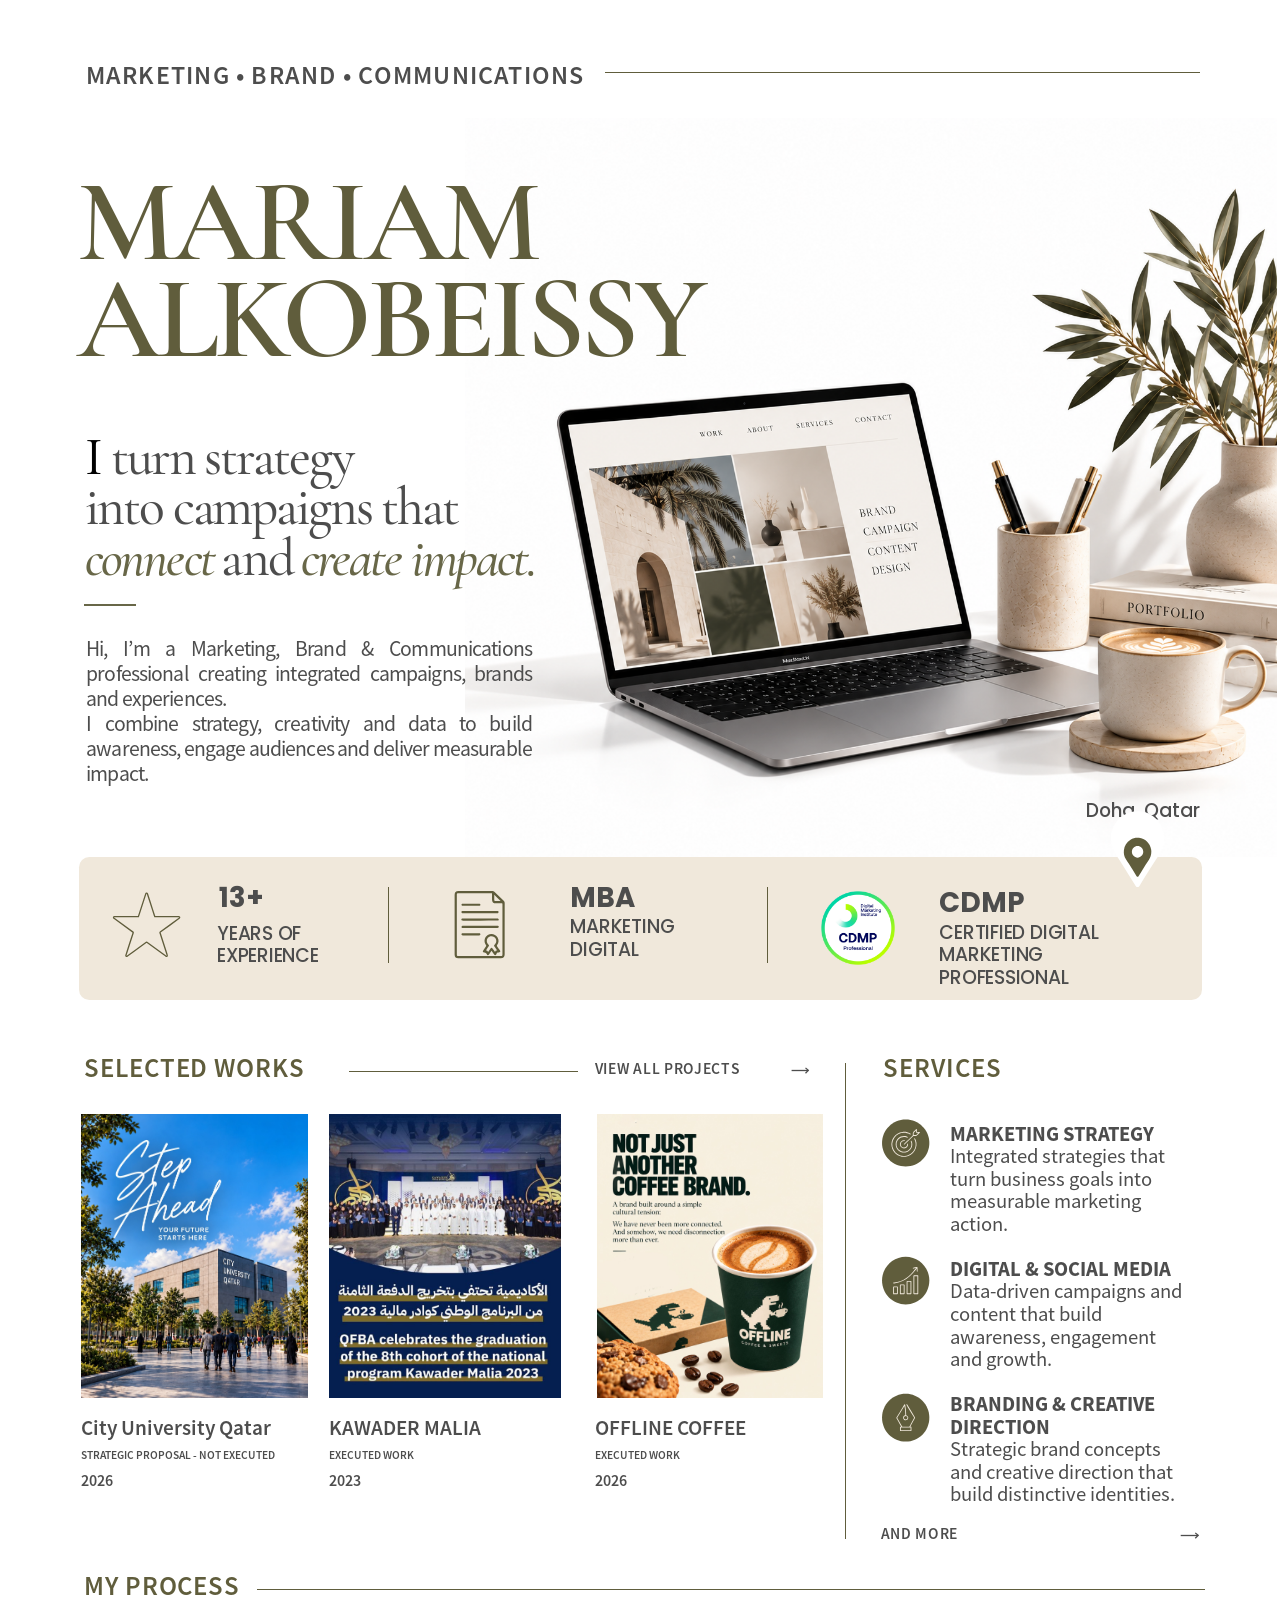
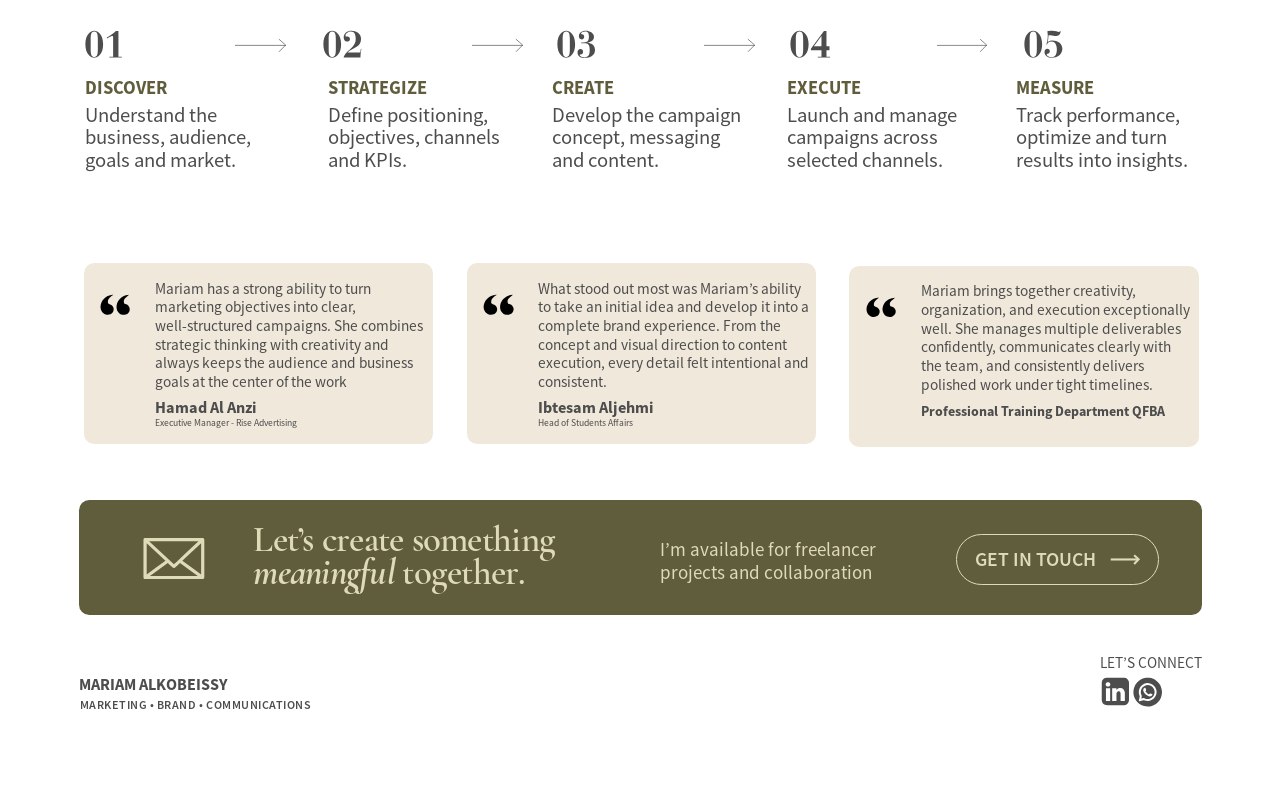
<file: index.html>
<!DOCTYPE html>
<html lang="en">
<head>
  <meta charset="utf-8">
  <meta name="viewport" content="width=device-width, initial-scale=1">
  <meta name="color-scheme" content="light dark">
  <meta name="supported-color-schemes" content="light dark">
  <meta name="theme-color" content="#ffffff">
  <meta name="darkreader-lock">
  <title>Mariam Alkobeissy | Marketing, Brand &amp; Communications</title>
  <meta name="description" content="I turn strategy into campaigns that connect and create impact. Marketing, Brand &amp; Communications professional based in Doha, Qatar.">
  <link rel="stylesheet" href="css/styles.css">
</head>
<body>
  <main class="page">

    <!-- ===================== HERO ===================== -->
    <section class="hero" aria-label="Introduction">
      <p class="txt hero__eyebrow">MARKETING • BRAND • COMMUNICATIONS</p>
      <span class="rule hero__eyebrow-line" aria-hidden="true"></span>

      <figure class="abs hero__image">
        <img src="assets/img/hero-workspace.png" alt="Laptop on a desk displaying the portfolio website, next to a vase and a cup of coffee">
      </figure>

      <h1 class="txt hero__name"><span class="l1">MARIAM</span><br><span class="l2">ALKOBEISSY</span></h1>

      <h2 class="txt hero__headline"><span class="hero__i">I</span> turn strategy<br>into campaigns that<br><em>connect</em><span class="gap"> <span class="w-and">and</span> </span><em class="w-create">create impact.</em></h2>
      <span class="abs hero__headline-rule" aria-hidden="true"></span>

      <div class="txt hero__intro">
        <p><span class="j">Hi, I’m a Marketing, Brand &amp; Communications</span><span class="j">professional creating integrated campaigns, brands</span><span>and experiences.</span></p>
        <p><span class="j">I combine strategy, creativity and data to build</span><span class="j">awareness, engage audiences and deliver measurable</span><span>impact.</span></p>
      </div>

      <p class="txt hero__location">Doha, Qatar</p>
      <img class="icon hero__pin" src="assets/icons/location-pin.svg" alt="" aria-hidden="true">
    </section>

    <!-- ===================== STATS ===================== -->
    <section class="stats" aria-label="Highlights">
      <div class="abs stats__band"></div>
      <span class="abs stats__divider stats__divider--1" aria-hidden="true"></span>
      <span class="abs stats__divider stats__divider--2" aria-hidden="true"></span>

      <ul>
        <li class="stat stat--experience">
          <img class="icon stat__icon" src="assets/icons/stat-experience.svg" alt="" aria-hidden="true">
          <p class="txt stat__value">13+</p>
          <p class="txt stat__label">YEARS OF<br>EXPERIENCE</p>
        </li>
        <li class="stat stat--mba">
          <img class="icon stat__icon" src="assets/icons/stat-mba.svg" alt="" aria-hidden="true">
          <p class="txt stat__value">MBA</p>
          <p class="txt stat__label">MARKETING<br>DIGITAL</p>
        </li>
        <li class="stat stat--cdmp">
          <img class="icon stat__badge" src="assets/img/cdmp-badge.png" alt="CDMP badge">
          <p class="txt stat__value">CDMP</p>
          <p class="txt stat__label">CERTIFIED DIGITAL<br>MARKETING<br>PROFESSIONAL</p>
        </li>
      </ul>
    </section>

    <!-- ===================== SELECTED WORKS ===================== -->
    <section class="work" id="work" aria-labelledby="work-title">
      <h2 class="txt section-title work__title" id="work-title">SELECTED WORKS</h2>
      <span class="rule work__rule" aria-hidden="true"></span>
      <a class="txt link-label work__all" href="projects.html">VIEW ALL PROJECTS<img class="icon" src="assets/icons/arrow-link.svg" alt="" aria-hidden="true"></a>

      <ul>
        <li class="project project--city">
          <!-- TODO: link to the project details page when it exists -->
          <a href="project-city-university-qatar.html" aria-label="City University Qatar - Strategic proposal, not executed, 2026">
            <span class="abs project__media"><img src="assets/img/project-city-university.jpg" alt="City University Qatar campus building"></span>
            <h3 class="txt project__title">City University Qatar</h3>
            <p class="txt project__tag">STRATEGIC PROPOSAL - NOT EXECUTED</p>
            <p class="txt project__year">2026</p>
          </a>
        </li>
        <li class="project project--kawader">
          <a href="project-kawader-malia.html" aria-label="Kawader Malia - Executed work, 2023">
            <span class="abs project__media"><img src="assets/img/project-kawader-malia.jpg" alt="QFBA graduation ceremony of the Kawader Malia program"></span>
            <h3 class="txt project__title">KAWADER MALIA</h3>
            <p class="txt project__tag">EXECUTED WORK</p>
            <p class="txt project__year">2023</p>
          </a>
        </li>
        <li class="project project--offline">
          <a href="project-offline-coffee-sweets.html" aria-label="Offline Coffee - Executed work, 2026">
            <span class="abs project__media"><img src="assets/img/project-offline-coffee.jpg" alt="Offline Coffee brand packaging and cup"></span>
            <h3 class="txt project__title">OFFLINE COFFEE</h3>
            <p class="txt project__tag">EXECUTED WORK</p>
            <p class="txt project__year">2026</p>
          </a>
        </li>
      </ul>
    </section>

    <!-- ===================== SERVICES ===================== -->
    <section class="services" id="services" aria-labelledby="services-title">
      <span class="rule services__rule" aria-hidden="true"></span>
      <h2 class="txt section-title services__title" id="services-title">SERVICES</h2>

      <ul>
        <li class="service service--strategy">
          <img class="icon" src="assets/icons/service-strategy.svg" alt="" aria-hidden="true">
          <div class="txt service__body">
            <h3>MARKETING STRATEGY</h3>
            <p>Integrated strategies that<br>turn business goals into<br>measurable marketing<br>action.</p>
          </div>
        </li>
        <li class="service service--digital">
          <img class="icon" src="assets/icons/service-digital.svg" alt="" aria-hidden="true">
          <div class="txt service__body">
            <h3>DIGITAL &amp; SOCIAL MEDIA</h3>
            <p>Data-driven campaigns and<br>content that build<br>awareness, engagement<br>and growth.</p>
          </div>
        </li>
        <li class="service service--branding">
          <img class="icon" src="assets/icons/service-branding.svg" alt="" aria-hidden="true">
          <div class="txt service__body">
            <h3>BRANDING &amp; CREATIVE<br>DIRECTION</h3>
            <p>Strategic brand concepts<br>and creative direction that<br>build distinctive identities.</p>
          </div>
        </li>
      </ul>

      <a class="txt link-label services__more" href="services.html">AND MORE<img class="icon" src="assets/icons/arrow-link.svg" alt="" aria-hidden="true"></a>
    </section>

    <!-- ===================== PROCESS ===================== -->
    <section class="process" id="process" aria-labelledby="process-title">
      <h2 class="txt section-title process__title" id="process-title">MY PROCESS</h2>
      <span class="rule process__rule" aria-hidden="true"></span>

      <ol>
        <li class="step step--1">
          <img class="icon step__no" src="assets/icons/step-01.svg" alt="01">
          <h3 class="txt step__title">DISCOVER</h3>
          <p class="txt step__text">Understand the<br>business, audience,<br>goals and market.</p>
        </li>
        <li class="step step--2">
          <img class="icon step__no" src="assets/icons/step-02.svg" alt="02">
          <h3 class="txt step__title">STRATEGIZE</h3>
          <p class="txt step__text">Define positioning,<br>objectives, channels<br>and KPIs.</p>
        </li>
        <li class="step step--3">
          <img class="icon step__no" src="assets/icons/step-03.svg" alt="03">
          <h3 class="txt step__title">CREATE</h3>
          <p class="txt step__text">Develop the campaign<br>concept, messaging<br>and content.</p>
        </li>
        <li class="step step--4">
          <img class="icon step__no" src="assets/icons/step-04.svg" alt="04">
          <h3 class="txt step__title">EXECUTE</h3>
          <p class="txt step__text">Launch and manage<br>campaigns across<br>selected channels.</p>
        </li>
        <li class="step step--5">
          <img class="icon step__no" src="assets/icons/step-05.svg" alt="05">
          <h3 class="txt step__title">MEASURE</h3>
          <p class="txt step__text">Track performance,<br>optimize and turn<br>results into insights.</p>
        </li>
      </ol>

      <img class="icon step__arrow step__arrow--1" src="assets/icons/arrow-process.svg" alt="" aria-hidden="true">
      <img class="icon step__arrow step__arrow--2" src="assets/icons/arrow-process.svg" alt="" aria-hidden="true">
      <img class="icon step__arrow step__arrow--3" src="assets/icons/arrow-process.svg" alt="" aria-hidden="true">
      <img class="icon step__arrow step__arrow--4" src="assets/icons/arrow-process.svg" alt="" aria-hidden="true">
    </section>

    <!-- ===================== TESTIMONIALS ===================== -->
    <section class="testimonials" aria-label="Testimonials">
      <ul>
        <li class="testimonial testimonial--1">
          <div class="abs testimonial__card"></div>
          <img class="icon testimonial__quote-mark" src="assets/icons/quote.svg" alt="" aria-hidden="true">
          <blockquote class="txt testimonial__text">Mariam has a strong ability to turn<br>marketing objectives into clear,<br>well-structured campaigns. She combines<br>strategic thinking with creativity and<br>always keeps the audience and business<br>goals at the center of the work</blockquote>
          <p class="txt testimonial__name">Hamad Al Anzi</p>
          <p class="txt testimonial__role">Executive Manager - Rise Advertising</p>
        </li>
        <li class="testimonial testimonial--2">
          <div class="abs testimonial__card"></div>
          <img class="icon testimonial__quote-mark" src="assets/icons/quote.svg" alt="" aria-hidden="true">
          <blockquote class="txt testimonial__text">What stood out most was Mariam’s ability<br>to take an initial idea and develop it into a<br>complete brand experience. From the<br>concept and visual direction to content<br>execution, every detail felt intentional and<br>consistent.</blockquote>
          <p class="txt testimonial__name">Ibtesam Aljehmi</p>
          <p class="txt testimonial__role">Head of Students Affairs</p>
        </li>
        <li class="testimonial testimonial--3">
          <div class="abs testimonial__card"></div>
          <img class="icon testimonial__quote-mark" src="assets/icons/quote.svg" alt="" aria-hidden="true">
          <blockquote class="txt testimonial__text">Mariam brings together creativity,<br>organization, and execution exceptionally<br>well. She manages multiple deliverables<br>confidently, communicates clearly with<br>the team, and consistently delivers<br>polished work under tight timelines.</blockquote>
          <p class="txt testimonial__name testimonial__name--long">Professional Training Department QFBA</p>
        </li>
      </ul>
    </section>

    <!-- ===================== CALL TO ACTION ===================== -->
    <section class="cta" id="contact" aria-label="Contact">
      <div class="abs cta__band"></div>
      <img class="icon cta__envelope" src="assets/icons/envelope.svg" alt="" aria-hidden="true">
      <h2 class="txt cta__title">Let’s create something<br><em>meaningful</em><span class="gap"> </span>together.</h2>
      <p class="txt cta__text">I’m available for freelancer<br>projects and collaboration</p>
      <a class="abs cta__button" href="https://wa.me/97433789691" target="_blank" rel="noopener">
        <span class="txt cta__button-label">GET IN TOUCH</span>
        <img class="icon cta__button-arrow" src="assets/icons/arrow-cta.svg" alt="" aria-hidden="true">
      </a>
    </section>

    <!-- ===================== FOOTER ===================== -->
    <footer class="footer">
      <p class="txt footer__connect">LET’S CONNECT</p>
      <a class="abs footer__social footer__social--linkedin" href="https://www.linkedin.com/in/mariam-alkobeissy-1594118a/" target="_blank" rel="noopener" aria-label="LinkedIn"><img src="assets/icons/social-linkedin.svg" alt=""></a>
      <a class="abs footer__social footer__social--whatsapp" href="https://wa.me/97433789691" target="_blank" rel="noopener" aria-label="WhatsApp"><img src="assets/icons/social-whatsapp.svg" alt=""></a>
      <p class="txt footer__name">MARIAM ALKOBEISSY</p>
      <p class="txt footer__tagline">MARKETING • BRAND • COMMUNICATIONS</p>
    </footer>

  </main>
</body>
</html>
</file>
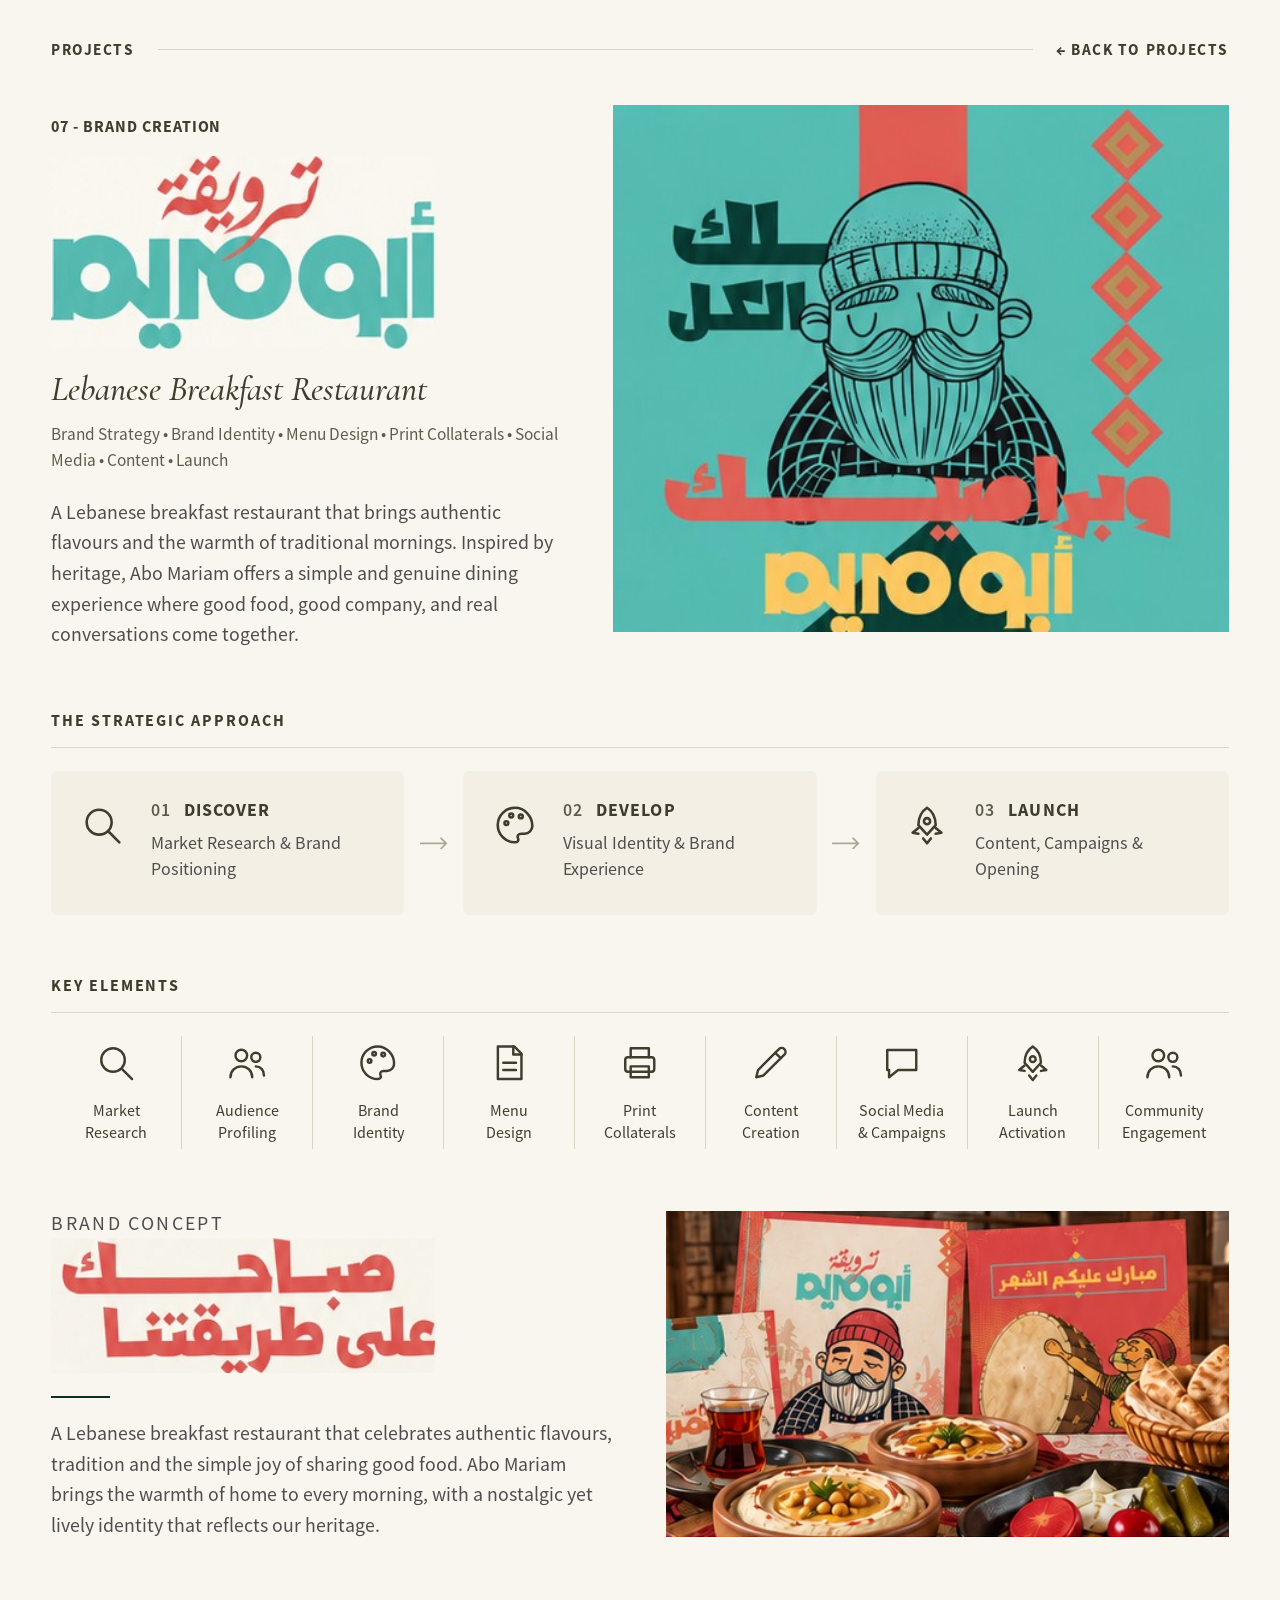
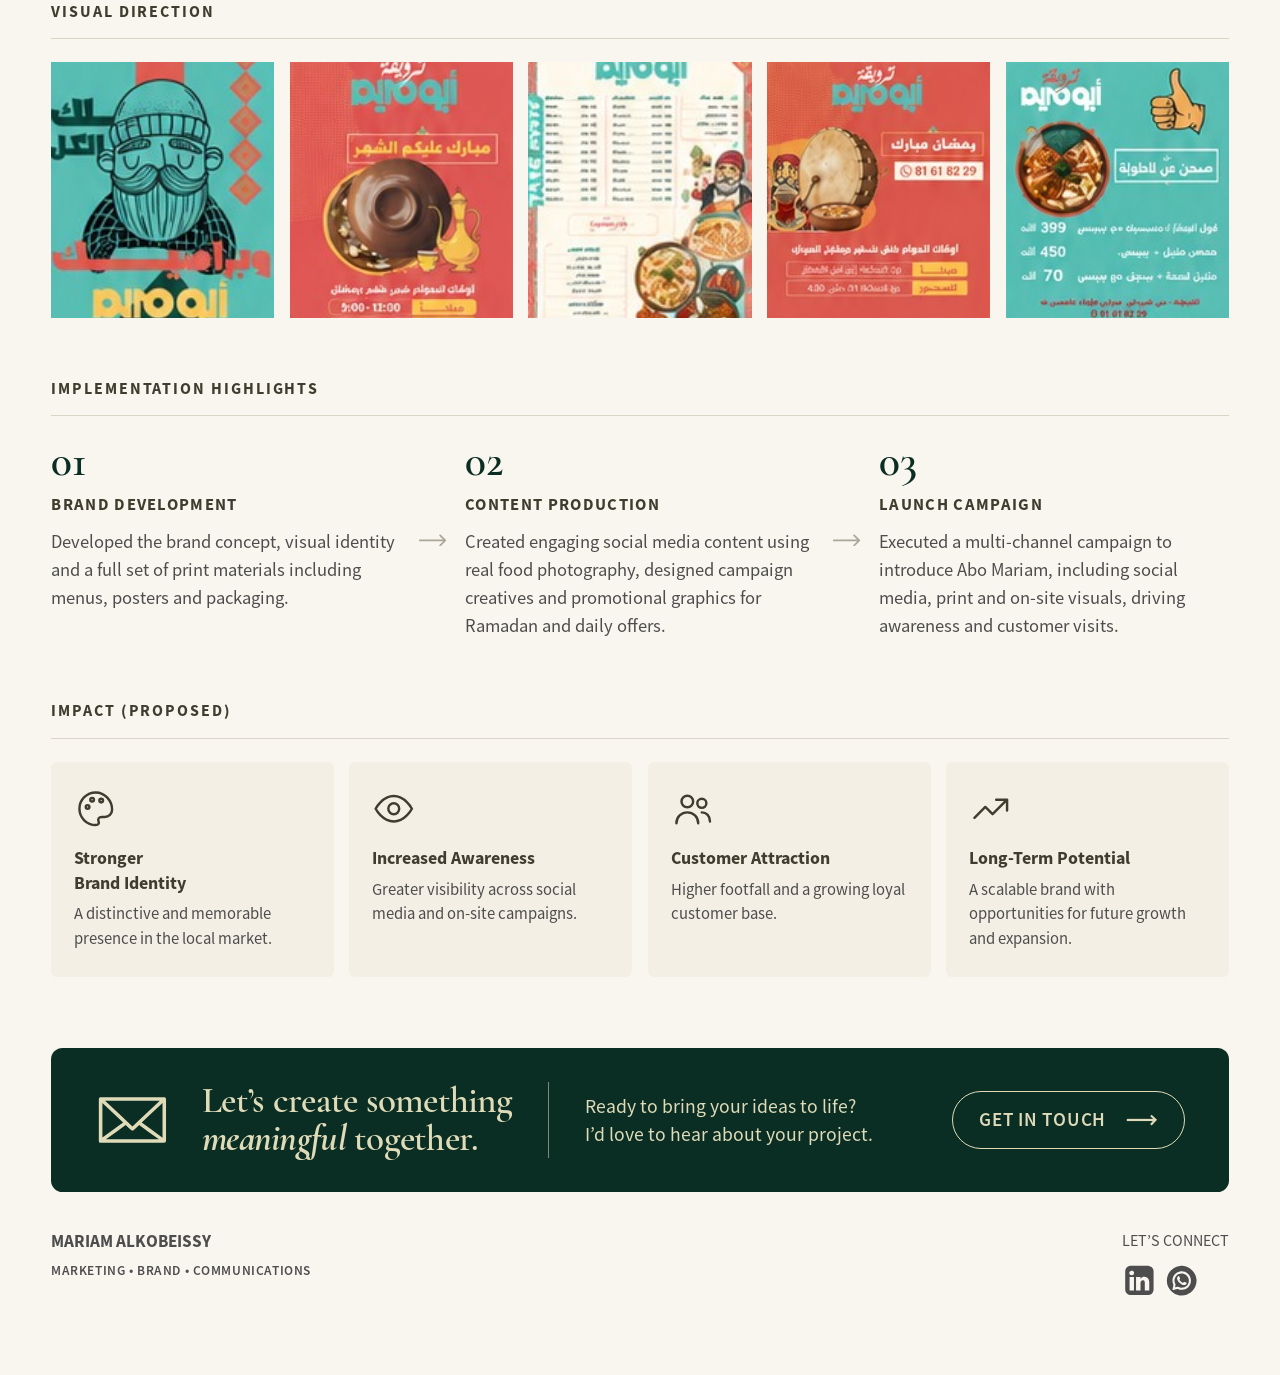
<file: project-abo-mariam.html>
<!DOCTYPE html>
<html lang="en">
<head>
  <meta charset="utf-8">
  <meta name="viewport" content="width=device-width, initial-scale=1">
  <meta name="color-scheme" content="light dark">
  <meta name="supported-color-schemes" content="light dark">
  <meta name="theme-color" content="#ffffff">
  <meta name="darkreader-lock">
  <title>Abo Mariam | Mariam Alkobeissy</title>
  <meta name="description" content="Brand creation for Abo Mariam, a Lebanese breakfast restaurant: identity, menu design, print collaterals, social media and launch.">
  <link rel="stylesheet" href="css/styles.css">
  <link rel="stylesheet" href="css/case.css">
</head>
<body>
<svg class="cs-sprite" xmlns="http://www.w3.org/2000/svg" aria-hidden="true" focusable="false"><symbol id="i-search" viewBox="0 0 24 24"><circle cx="10.5" cy="10.5" r="6.5"/><path d="M15.5 15.5L21 21"/></symbol><symbol id="i-users" viewBox="0 0 24 24"><circle cx="9" cy="8" r="3.2"/><path d="M3 20c0-3.5 2.7-6 6-6s6 2.5 6 6"/><circle cx="17" cy="9" r="2.5"/><path d="M17 14c2.6 0 4.5 2 4.5 5"/></symbol><symbol id="i-layers" viewBox="0 0 24 24"><path d="M12 3l9 5-9 5-9-5z"/><path d="M3 12.5l9 5 9-5"/><path d="M3 17l9 5 9-5"/></symbol><symbol id="i-chart" viewBox="0 0 24 24"><path d="M3 21h18"/><path d="M6 21v-8M11 21V4M16 21v-11M21 21v-5"/></symbol><symbol id="i-funnel" viewBox="0 0 24 24"><path d="M3 4h18l-7 8.5V20l-4-2v-5.5z"/></symbol><symbol id="i-database" viewBox="0 0 24 24"><ellipse cx="12" cy="6" rx="7.5" ry="3"/><path d="M4.5 6v12c0 1.7 3.4 3 7.5 3s7.5-1.3 7.5-3V6"/><path d="M4.5 12c0 1.7 3.4 3 7.5 3s7.5-1.3 7.5-3"/></symbol><symbol id="i-target" viewBox="0 0 24 24"><circle cx="12" cy="12" r="9"/><circle cx="12" cy="12" r="5"/><circle cx="12" cy="12" r="1.2"/></symbol><symbol id="i-megaphone" viewBox="0 0 24 24"><path d="M3 10v4h4l8 5V5L7 10z"/><path d="M18.5 9.5a4 4 0 010 5"/></symbol><symbol id="i-heart" viewBox="0 0 24 24"><path d="M12 20s-8-4.9-8-11a4.5 4.5 0 018-2.8A4.5 4.5 0 0120 9c0 6.1-8 11-8 11z"/></symbol><symbol id="i-calendar" viewBox="0 0 24 24"><rect x="3.5" y="5" width="17" height="15.5" rx="2"/><path d="M3.5 10h17M8 3v4M16 3v4"/></symbol><symbol id="i-mail" viewBox="0 0 24 24"><rect x="3" y="5.5" width="18" height="13" rx="2"/><path d="M3.5 7l8.5 6.5L20.5 7"/></symbol><symbol id="i-star" viewBox="0 0 24 24"><path d="M12 3l2.7 5.6 6.1.8-4.5 4.2 1.1 6.1L12 16.8 6.6 19.7l1.1-6.1L3.2 9.4l6.1-.8z"/></symbol><symbol id="i-trophy" viewBox="0 0 24 24"><path d="M8 4h8v6a4 4 0 01-8 0z"/><path d="M8 6H4v1.5A3.5 3.5 0 007.5 11M16 6h4v1.5a3.5 3.5 0 01-3.5 3.5M12 14v4M8 21h8M9.5 18h5"/></symbol><symbol id="i-flag" viewBox="0 0 24 24"><path d="M5 21V4M5 4h12l-2.5 4 2.5 4H5"/></symbol><symbol id="i-palette" viewBox="0 0 24 24"><path d="M12 3a9 9 0 100 18c1.5 0 2-1 1.5-2.2-.5-1.3.3-2.3 1.7-2.3H17a4 4 0 004-4c0-5-4-9.5-9-9.5z"/><circle cx="7.5" cy="11" r="1"/><circle cx="10" cy="7" r="1"/><circle cx="15" cy="7.5" r="1"/></symbol><symbol id="i-camera" viewBox="0 0 24 24"><path d="M4 8h3.5L9 5.5h6L16.5 8H20a1 1 0 011 1v9a1 1 0 01-1 1H4a1 1 0 01-1-1V9a1 1 0 011-1z"/><circle cx="12" cy="13" r="3.5"/></symbol><symbol id="i-pen" viewBox="0 0 24 24"><path d="M4 20l1-4L16.5 4.5a2 2 0 013 3L8 19z"/><path d="M14.5 6.5l3 3"/></symbol><symbol id="i-chat" viewBox="0 0 24 24"><path d="M4 5h16v11H10l-5 4v-4H4z"/></symbol><symbol id="i-box" viewBox="0 0 24 24"><path d="M12 3l8.5 4.5v9L12 21l-8.5-4.5v-9z"/><path d="M3.5 7.5L12 12l8.5-4.5M12 12v9"/></symbol><symbol id="i-cup" viewBox="0 0 24 24"><path d="M4 8h13v6a5 5 0 01-5 5H9a5 5 0 01-5-5z"/><path d="M17 9.5h1.5a2.5 2.5 0 010 5H17M8 3v2M12 3v2"/></symbol><symbol id="i-bank" viewBox="0 0 24 24"><path d="M3 9.5L12 4l9 5.5M5.5 10.5v7M9.8 10.5v7M14.2 10.5v7M18.5 10.5v7M3 20.5h18"/></symbol><symbol id="i-cap" viewBox="0 0 24 24"><path d="M2 9l10-5 10 5-10 5z"/><path d="M6 11.5V16c0 1.5 3 3 6 3s6-1.5 6-3v-4.5M22 9v6"/></symbol><symbol id="i-mic" viewBox="0 0 24 24"><rect x="9" y="3" width="6" height="11" rx="3"/><path d="M5.5 11a6.5 6.5 0 0013 0M12 17.5V21M8.5 21h7"/></symbol><symbol id="i-rocket" viewBox="0 0 24 24"><path d="M12 3c3 2 4.5 5 4.5 9L12 17l-4.5-5C7.5 8 9 5 12 3z"/><circle cx="12" cy="10" r="1.6"/><path d="M7.5 13.5L4.5 16l3 .5M16.5 13.5l3 2.5-3 .5M10 19l2 2.5 2-2.5"/></symbol><symbol id="i-eye" viewBox="0 0 24 24"><path d="M2 12s3.7-7 10-7 10 7 10 7-3.7 7-10 7S2 12 2 12z"/><circle cx="12" cy="12" r="3"/></symbol><symbol id="i-trend" viewBox="0 0 24 24"><path d="M3 17l6-6 4 4 8-8M15 7h6v6"/></symbol><symbol id="i-bulb" viewBox="0 0 24 24"><path d="M9 18h6M10 21h4M12 3a6 6 0 00-3.5 10.9c.6.5 1 1.2 1 2.1h5c0-.9.4-1.6 1-2.1A6 6 0 0012 3z"/></symbol><symbol id="i-crown" viewBox="0 0 24 24"><path d="M3 8l4.5 4L12 5l4.5 7L21 8l-2 11H5z"/></symbol><symbol id="i-pin" viewBox="0 0 24 24"><path d="M12 21s-7-6.2-7-11.5a7 7 0 0114 0C19 14.8 12 21 12 21z"/><circle cx="12" cy="9.5" r="2.5"/></symbol><symbol id="i-doc" viewBox="0 0 24 24"><path d="M6 3h9l4 4v14H6z"/><path d="M14.5 3v4.5H19M9 12h7M9 16h7"/></symbol><symbol id="i-print" viewBox="0 0 24 24"><rect x="4" y="9" width="16" height="8" rx="1.5"/><path d="M7 9V4h10v5M7 14h10v6H7z"/></symbol><symbol id="i-link" viewBox="0 0 24 24"><path d="M10 14a4 4 0 005.7 0l3-3a4 4 0 00-5.7-5.7l-1 1M14 10a4 4 0 00-5.7 0l-3 3a4 4 0 005.7 5.7l1-1"/></symbol><symbol id="i-spot" viewBox="0 0 24 24"><path d="M3 20h18M6 20V9h12v11"/><path d="M12 9V4M8 4h8"/><path d="M9.5 14.5h5"/></symbol><symbol id="i-check" viewBox="0 0 24 24"><circle cx="12" cy="12" r="9"/><path d="M8 12.3l2.8 2.8L16.3 9.5"/></symbol><symbol id="i-globe" viewBox="0 0 24 24"><circle cx="12" cy="12" r="9"/><path d="M3 12h18M12 3c3 3 3 15 0 18M12 3c-3 3-3 15 0 18"/></symbol></svg>
<main class="cs" style="--accent:#0b2e24;--box:#f3efe4;--bg:#f9f6ef">

  <div class="cs-top"><span>PROJECTS</span><span class="cs-top__rule"></span><a class="cs-top__back" href="projects.html">&larr; BACK TO PROJECTS</a></div>

  <header class="cs-hero">
    <div>
      <p class="cs-kicker">07 - BRAND CREATION</p>
      <h1 class="cs-title cs-title--logo"><img src="assets/img/cs/abo-mariam-logo.jpg" alt="Abo Mariam"></h1>
      <p class="cs-subtitle cs-subtitle--serif">Lebanese Breakfast Restaurant</p>
      <p class="cs-tags">Brand Strategy &bull; Brand Identity &bull; Menu Design &bull; Print Collaterals &bull; Social Media &bull; Content &bull; Launch</p>
      <p class="cs-intro">A Lebanese breakfast restaurant that brings authentic flavours and the warmth of traditional mornings. Inspired by heritage, Abo Mariam offers a simple and genuine dining experience where good food, good company, and real conversations come together.</p>
    </div>
    <figure class="cs-hero__media"><img src="assets/img/cs/abo-mariam-hero.jpg" alt="Abo Mariam restaurant branding"></figure>
  </header>
<section class="cs-section"><h2 class="cs-h">The Strategic Approach</h2><div class="cs-approach"><div class="cs-step"><svg class="ico" viewBox="0 0 24 24" aria-hidden="true"><use href="#i-search"/></svg><div><h3 class="cs-step__title"><span>01</span>DISCOVER</h3><p class="cs-step__text">Market Research &amp; Brand Positioning</p></div></div><svg class="ico cs-arrow" viewBox="0 0 22 10" aria-hidden="true"><path d="M0.5 5h20M16.5 1l4 4-4 4"/></svg><div class="cs-step"><svg class="ico" viewBox="0 0 24 24" aria-hidden="true"><use href="#i-palette"/></svg><div><h3 class="cs-step__title"><span>02</span>DEVELOP</h3><p class="cs-step__text">Visual Identity &amp; Brand Experience</p></div></div><svg class="ico cs-arrow" viewBox="0 0 22 10" aria-hidden="true"><path d="M0.5 5h20M16.5 1l4 4-4 4"/></svg><div class="cs-step"><svg class="ico" viewBox="0 0 24 24" aria-hidden="true"><use href="#i-rocket"/></svg><div><h3 class="cs-step__title"><span>03</span>LAUNCH</h3><p class="cs-step__text">Content, Campaigns &amp; Opening</p></div></div></div></section>
<section class="cs-section"><h2 class="cs-h">Key Elements</h2><div class="cs-elements"><div class="cs-element"><svg class="ico" viewBox="0 0 24 24" aria-hidden="true"><use href="#i-search"/></svg><span>Market<br>Research</span></div><div class="cs-element"><svg class="ico" viewBox="0 0 24 24" aria-hidden="true"><use href="#i-users"/></svg><span>Audience<br>Profiling</span></div><div class="cs-element"><svg class="ico" viewBox="0 0 24 24" aria-hidden="true"><use href="#i-palette"/></svg><span>Brand<br>Identity</span></div><div class="cs-element"><svg class="ico" viewBox="0 0 24 24" aria-hidden="true"><use href="#i-doc"/></svg><span>Menu<br>Design</span></div><div class="cs-element"><svg class="ico" viewBox="0 0 24 24" aria-hidden="true"><use href="#i-print"/></svg><span>Print<br>Collaterals</span></div><div class="cs-element"><svg class="ico" viewBox="0 0 24 24" aria-hidden="true"><use href="#i-pen"/></svg><span>Content<br>Creation</span></div><div class="cs-element"><svg class="ico" viewBox="0 0 24 24" aria-hidden="true"><use href="#i-chat"/></svg><span>Social Media<br>&amp; Campaigns</span></div><div class="cs-element"><svg class="ico" viewBox="0 0 24 24" aria-hidden="true"><use href="#i-rocket"/></svg><span>Launch<br>Activation</span></div><div class="cs-element"><svg class="ico" viewBox="0 0 24 24" aria-hidden="true"><use href="#i-users"/></svg><span>Community<br>Engagement</span></div></div></section>
<section class="cs-section"><div class="cs-concept"><div><p class="cs-concept__label">Brand Concept</p><img class="cs-concept__art" src="assets/img/cs/abo-mariam-arabic.jpg" alt="Abo Mariam Arabic lettering"><div class="cs-concept__rule"></div><p>A Lebanese breakfast restaurant that celebrates authentic flavours, tradition and the simple joy of sharing good food. Abo Mariam brings the warmth of home to every morning, with a nostalgic yet lively identity that reflects our heritage.</p></div><figure class="cs-concept__media"><img src="assets/img/cs/abo-mariam-concept.jpg" alt="Abo Mariam restaurant interior and branding"></figure></div></section>
<section class="cs-section"><h2 class="cs-h">Visual Direction</h2><div class="cs-visual" style="grid-template-columns:repeat(5,1fr);--vh:200"><img src="assets/img/cs/abo-mariam-vd1.jpg" alt="Abo Mariam menu" loading="lazy"><img src="assets/img/cs/abo-mariam-vd2.jpg" alt="Abo Mariam poster" loading="lazy"><img src="assets/img/cs/abo-mariam-vd3.jpg" alt="Abo Mariam packaging" loading="lazy"><img src="assets/img/cs/abo-mariam-vd4.jpg" alt="Abo Mariam print material" loading="lazy"><img src="assets/img/cs/abo-mariam-vd5.jpg" alt="Abo Mariam social media" loading="lazy"></div></section>
<section class="cs-section"><h2 class="cs-h">Implementation Highlights</h2><div class="cs-steps"><div class="cs-impl"><b>01</b><h3>Brand Development</h3><p>Developed the brand concept, visual identity and a full set of print materials including menus, posters and packaging.</p></div><svg class="ico cs-arrow" viewBox="0 0 22 10" aria-hidden="true"><path d="M0.5 5h20M16.5 1l4 4-4 4"/></svg><div class="cs-impl"><b>02</b><h3>Content Production</h3><p>Created engaging social media content using real food photography, designed campaign creatives and promotional graphics for Ramadan and daily offers.</p></div><svg class="ico cs-arrow" viewBox="0 0 22 10" aria-hidden="true"><path d="M0.5 5h20M16.5 1l4 4-4 4"/></svg><div class="cs-impl"><b>03</b><h3>Launch Campaign</h3><p>Executed a multi-channel campaign to introduce Abo Mariam, including social media, print and on-site visuals, driving awareness and customer visits.</p></div></div></section>
<section class="cs-section"><h2 class="cs-h">Impact (Proposed)</h2><div class="cs-impact"><div class="cs-result"><svg class="ico" viewBox="0 0 24 24" aria-hidden="true"><use href="#i-palette"/></svg><h3>Stronger<br>Brand Identity</h3><p>A distinctive and memorable presence in the local market.</p></div><div class="cs-result"><svg class="ico" viewBox="0 0 24 24" aria-hidden="true"><use href="#i-eye"/></svg><h3>Increased Awareness</h3><p>Greater visibility across social media and on-site campaigns.</p></div><div class="cs-result"><svg class="ico" viewBox="0 0 24 24" aria-hidden="true"><use href="#i-users"/></svg><h3>Customer Attraction</h3><p>Higher footfall and a growing loyal customer base.</p></div><div class="cs-result"><svg class="ico" viewBox="0 0 24 24" aria-hidden="true"><use href="#i-trend"/></svg><h3>Long-Term Potential</h3><p>A scalable brand with opportunities for future growth and expansion.</p></div></div></section>
  <section class="cs-cta" id="contact" aria-label="Contact">
    <img class="cs-cta__envelope" src="assets/icons/envelope.svg" alt="" aria-hidden="true">
    <h2 class="cs-cta__title">Let&rsquo;s create something<br><em>meaningful</em> together.</h2>
    <div class="cs-cta__divider"></div>
    <p class="cs-cta__text">Ready to bring your ideas to life?<br>I&rsquo;d love to hear about your project.</p>
    <a class="cs-cta__button" href="https://wa.me/97433789691" target="_blank" rel="noopener">GET IN TOUCH<img src="assets/icons/arrow-cta.svg" alt="" aria-hidden="true"></a>
  </section>

  <footer class="cs-footer">
    <div>
      <p class="cs-footer__name">MARIAM ALKOBEISSY</p>
      <p class="cs-footer__tagline">MARKETING &bull; BRAND &bull; COMMUNICATIONS</p>
    </div>
    <div>
      <p class="cs-footer__connect">LET&rsquo;S CONNECT</p>
      <div class="cs-footer__social">
        <a href="https://www.linkedin.com/in/mariam-alkobeissy-1594118a/" target="_blank" rel="noopener" aria-label="LinkedIn"><img src="assets/icons/social-linkedin.svg" alt=""></a>
        <a href="https://wa.me/97433789691" target="_blank" rel="noopener" aria-label="WhatsApp"><img src="assets/icons/social-whatsapp.svg" alt=""></a>
      </div>
    </div>
  </footer>
</main>
</body>
</html>
</file>
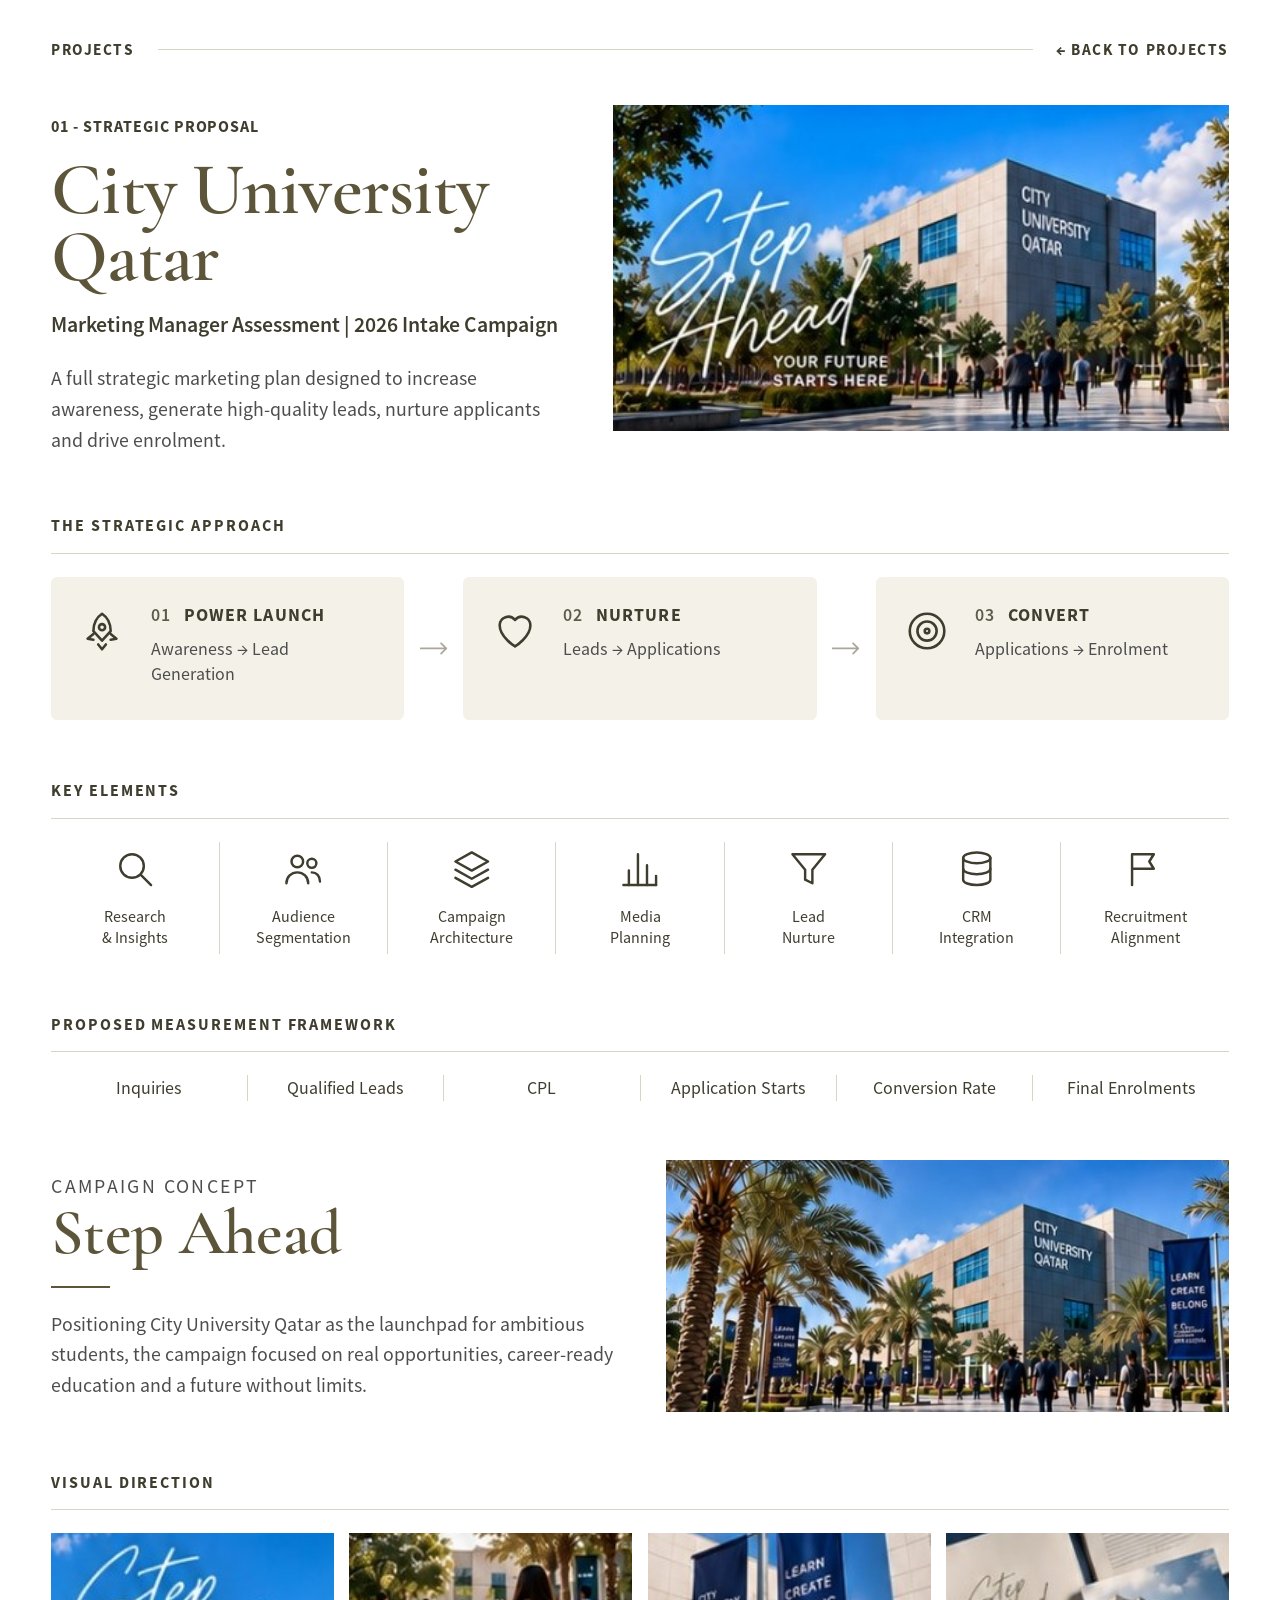
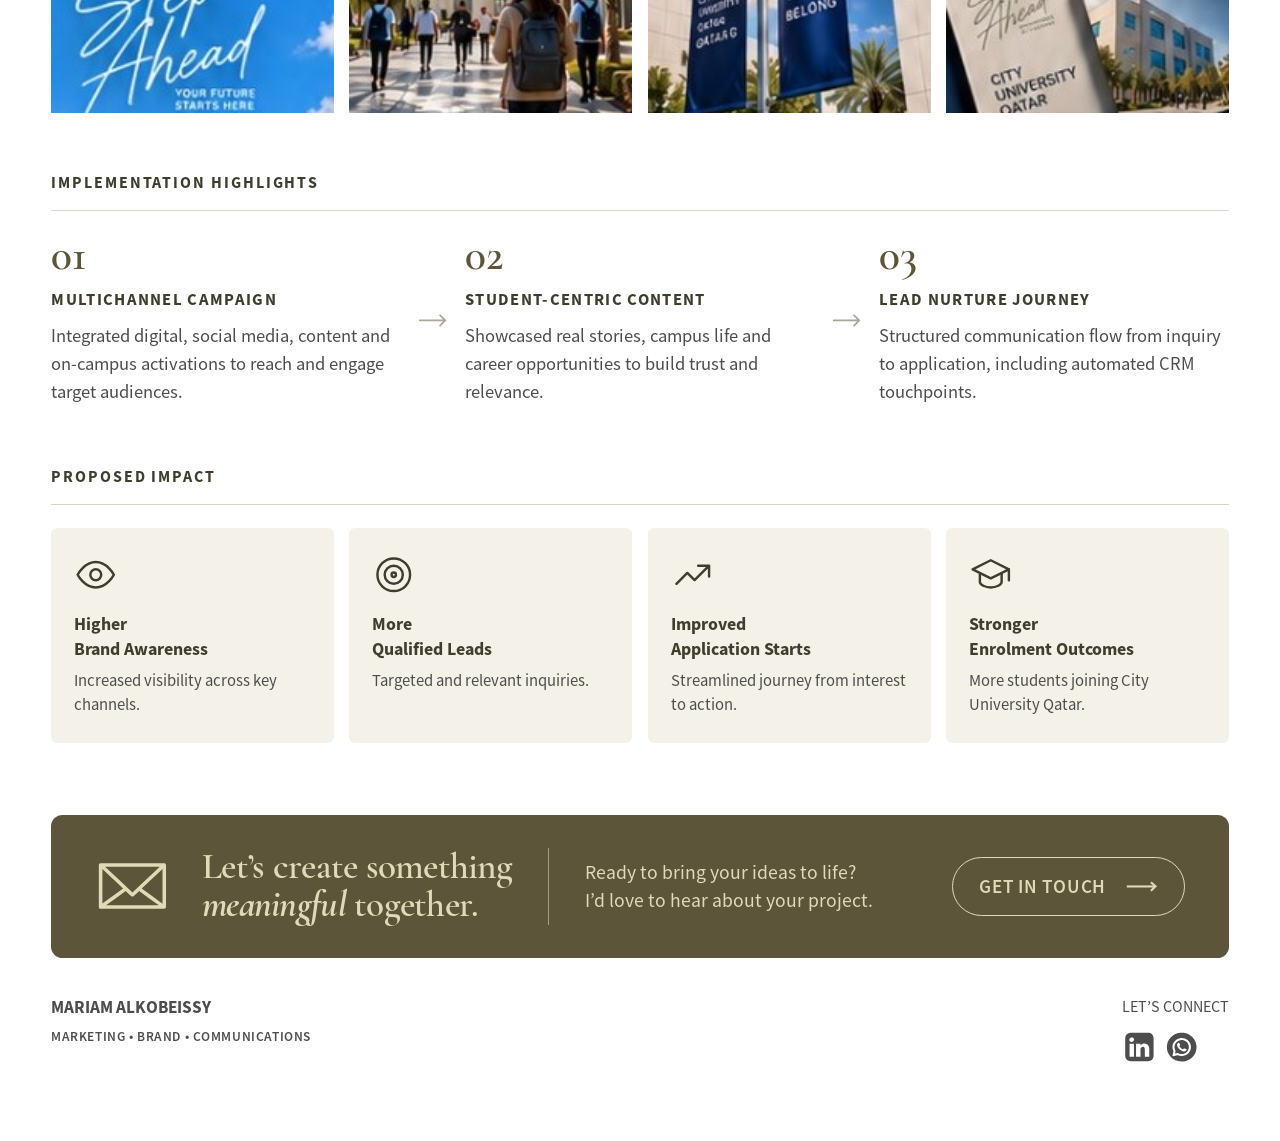
<file: project-city-university-qatar.html>
<!DOCTYPE html>
<html lang="en">
<head>
  <meta charset="utf-8">
  <meta name="viewport" content="width=device-width, initial-scale=1">
  <meta name="color-scheme" content="light dark">
  <meta name="supported-color-schemes" content="light dark">
  <meta name="theme-color" content="#ffffff">
  <meta name="darkreader-lock">
  <title>City University Qatar | Mariam Alkobeissy</title>
  <meta name="description" content="Strategic marketing proposal for City University Qatar: an integrated 2026 intake campaign to increase awareness, generate qualified leads and drive enrolment.">
  <link rel="stylesheet" href="css/styles.css">
  <link rel="stylesheet" href="css/case.css">
</head>
<body>
<svg class="cs-sprite" xmlns="http://www.w3.org/2000/svg" aria-hidden="true" focusable="false"><symbol id="i-search" viewBox="0 0 24 24"><circle cx="10.5" cy="10.5" r="6.5"/><path d="M15.5 15.5L21 21"/></symbol><symbol id="i-users" viewBox="0 0 24 24"><circle cx="9" cy="8" r="3.2"/><path d="M3 20c0-3.5 2.7-6 6-6s6 2.5 6 6"/><circle cx="17" cy="9" r="2.5"/><path d="M17 14c2.6 0 4.5 2 4.5 5"/></symbol><symbol id="i-layers" viewBox="0 0 24 24"><path d="M12 3l9 5-9 5-9-5z"/><path d="M3 12.5l9 5 9-5"/><path d="M3 17l9 5 9-5"/></symbol><symbol id="i-chart" viewBox="0 0 24 24"><path d="M3 21h18"/><path d="M6 21v-8M11 21V4M16 21v-11M21 21v-5"/></symbol><symbol id="i-funnel" viewBox="0 0 24 24"><path d="M3 4h18l-7 8.5V20l-4-2v-5.5z"/></symbol><symbol id="i-database" viewBox="0 0 24 24"><ellipse cx="12" cy="6" rx="7.5" ry="3"/><path d="M4.5 6v12c0 1.7 3.4 3 7.5 3s7.5-1.3 7.5-3V6"/><path d="M4.5 12c0 1.7 3.4 3 7.5 3s7.5-1.3 7.5-3"/></symbol><symbol id="i-target" viewBox="0 0 24 24"><circle cx="12" cy="12" r="9"/><circle cx="12" cy="12" r="5"/><circle cx="12" cy="12" r="1.2"/></symbol><symbol id="i-megaphone" viewBox="0 0 24 24"><path d="M3 10v4h4l8 5V5L7 10z"/><path d="M18.5 9.5a4 4 0 010 5"/></symbol><symbol id="i-heart" viewBox="0 0 24 24"><path d="M12 20s-8-4.9-8-11a4.5 4.5 0 018-2.8A4.5 4.5 0 0120 9c0 6.1-8 11-8 11z"/></symbol><symbol id="i-calendar" viewBox="0 0 24 24"><rect x="3.5" y="5" width="17" height="15.5" rx="2"/><path d="M3.5 10h17M8 3v4M16 3v4"/></symbol><symbol id="i-mail" viewBox="0 0 24 24"><rect x="3" y="5.5" width="18" height="13" rx="2"/><path d="M3.5 7l8.5 6.5L20.5 7"/></symbol><symbol id="i-star" viewBox="0 0 24 24"><path d="M12 3l2.7 5.6 6.1.8-4.5 4.2 1.1 6.1L12 16.8 6.6 19.7l1.1-6.1L3.2 9.4l6.1-.8z"/></symbol><symbol id="i-trophy" viewBox="0 0 24 24"><path d="M8 4h8v6a4 4 0 01-8 0z"/><path d="M8 6H4v1.5A3.5 3.5 0 007.5 11M16 6h4v1.5a3.5 3.5 0 01-3.5 3.5M12 14v4M8 21h8M9.5 18h5"/></symbol><symbol id="i-flag" viewBox="0 0 24 24"><path d="M5 21V4M5 4h12l-2.5 4 2.5 4H5"/></symbol><symbol id="i-palette" viewBox="0 0 24 24"><path d="M12 3a9 9 0 100 18c1.5 0 2-1 1.5-2.2-.5-1.3.3-2.3 1.7-2.3H17a4 4 0 004-4c0-5-4-9.5-9-9.5z"/><circle cx="7.5" cy="11" r="1"/><circle cx="10" cy="7" r="1"/><circle cx="15" cy="7.5" r="1"/></symbol><symbol id="i-camera" viewBox="0 0 24 24"><path d="M4 8h3.5L9 5.5h6L16.5 8H20a1 1 0 011 1v9a1 1 0 01-1 1H4a1 1 0 01-1-1V9a1 1 0 011-1z"/><circle cx="12" cy="13" r="3.5"/></symbol><symbol id="i-pen" viewBox="0 0 24 24"><path d="M4 20l1-4L16.5 4.5a2 2 0 013 3L8 19z"/><path d="M14.5 6.5l3 3"/></symbol><symbol id="i-chat" viewBox="0 0 24 24"><path d="M4 5h16v11H10l-5 4v-4H4z"/></symbol><symbol id="i-box" viewBox="0 0 24 24"><path d="M12 3l8.5 4.5v9L12 21l-8.5-4.5v-9z"/><path d="M3.5 7.5L12 12l8.5-4.5M12 12v9"/></symbol><symbol id="i-cup" viewBox="0 0 24 24"><path d="M4 8h13v6a5 5 0 01-5 5H9a5 5 0 01-5-5z"/><path d="M17 9.5h1.5a2.5 2.5 0 010 5H17M8 3v2M12 3v2"/></symbol><symbol id="i-bank" viewBox="0 0 24 24"><path d="M3 9.5L12 4l9 5.5M5.5 10.5v7M9.8 10.5v7M14.2 10.5v7M18.5 10.5v7M3 20.5h18"/></symbol><symbol id="i-cap" viewBox="0 0 24 24"><path d="M2 9l10-5 10 5-10 5z"/><path d="M6 11.5V16c0 1.5 3 3 6 3s6-1.5 6-3v-4.5M22 9v6"/></symbol><symbol id="i-mic" viewBox="0 0 24 24"><rect x="9" y="3" width="6" height="11" rx="3"/><path d="M5.5 11a6.5 6.5 0 0013 0M12 17.5V21M8.5 21h7"/></symbol><symbol id="i-rocket" viewBox="0 0 24 24"><path d="M12 3c3 2 4.5 5 4.5 9L12 17l-4.5-5C7.5 8 9 5 12 3z"/><circle cx="12" cy="10" r="1.6"/><path d="M7.5 13.5L4.5 16l3 .5M16.5 13.5l3 2.5-3 .5M10 19l2 2.5 2-2.5"/></symbol><symbol id="i-eye" viewBox="0 0 24 24"><path d="M2 12s3.7-7 10-7 10 7 10 7-3.7 7-10 7S2 12 2 12z"/><circle cx="12" cy="12" r="3"/></symbol><symbol id="i-trend" viewBox="0 0 24 24"><path d="M3 17l6-6 4 4 8-8M15 7h6v6"/></symbol><symbol id="i-bulb" viewBox="0 0 24 24"><path d="M9 18h6M10 21h4M12 3a6 6 0 00-3.5 10.9c.6.5 1 1.2 1 2.1h5c0-.9.4-1.6 1-2.1A6 6 0 0012 3z"/></symbol><symbol id="i-crown" viewBox="0 0 24 24"><path d="M3 8l4.5 4L12 5l4.5 7L21 8l-2 11H5z"/></symbol><symbol id="i-pin" viewBox="0 0 24 24"><path d="M12 21s-7-6.2-7-11.5a7 7 0 0114 0C19 14.8 12 21 12 21z"/><circle cx="12" cy="9.5" r="2.5"/></symbol><symbol id="i-doc" viewBox="0 0 24 24"><path d="M6 3h9l4 4v14H6z"/><path d="M14.5 3v4.5H19M9 12h7M9 16h7"/></symbol><symbol id="i-print" viewBox="0 0 24 24"><rect x="4" y="9" width="16" height="8" rx="1.5"/><path d="M7 9V4h10v5M7 14h10v6H7z"/></symbol><symbol id="i-link" viewBox="0 0 24 24"><path d="M10 14a4 4 0 005.7 0l3-3a4 4 0 00-5.7-5.7l-1 1M14 10a4 4 0 00-5.7 0l-3 3a4 4 0 005.7 5.7l1-1"/></symbol><symbol id="i-spot" viewBox="0 0 24 24"><path d="M3 20h18M6 20V9h12v11"/><path d="M12 9V4M8 4h8"/><path d="M9.5 14.5h5"/></symbol><symbol id="i-check" viewBox="0 0 24 24"><circle cx="12" cy="12" r="9"/><path d="M8 12.3l2.8 2.8L16.3 9.5"/></symbol><symbol id="i-globe" viewBox="0 0 24 24"><circle cx="12" cy="12" r="9"/><path d="M3 12h18M12 3c3 3 3 15 0 18M12 3c-3 3-3 15 0 18"/></symbol></svg>
<main class="cs" style="--accent:#5c5539;--box:#f4f1e8;--bg:#ffffff">

  <div class="cs-top"><span>PROJECTS</span><span class="cs-top__rule"></span><a class="cs-top__back" href="projects.html">&larr; BACK TO PROJECTS</a></div>

  <header class="cs-hero">
    <div>
      <p class="cs-kicker">01 - STRATEGIC PROPOSAL</p>
      <h1 class="cs-title">City University<br>Qatar</h1>
      <p class="cs-subtitle">Marketing Manager Assessment | 2026 Intake Campaign</p>
      <p class="cs-tags"></p>
      <p class="cs-intro">A full strategic marketing plan designed to increase awareness, generate high-quality leads, nurture applicants and drive enrolment.</p>
    </div>
    <figure class="cs-hero__media"><img src="assets/img/cs/city-university-qatar-hero.jpg" alt="City University Qatar campaign visuals: Your future starts here"></figure>
  </header>
<section class="cs-section"><h2 class="cs-h">The Strategic Approach</h2><div class="cs-approach"><div class="cs-step"><svg class="ico" viewBox="0 0 24 24" aria-hidden="true"><use href="#i-rocket"/></svg><div><h3 class="cs-step__title"><span>01</span>POWER LAUNCH</h3><p class="cs-step__text">Awareness &rarr; Lead Generation</p></div></div><svg class="ico cs-arrow" viewBox="0 0 22 10" aria-hidden="true"><path d="M0.5 5h20M16.5 1l4 4-4 4"/></svg><div class="cs-step"><svg class="ico" viewBox="0 0 24 24" aria-hidden="true"><use href="#i-heart"/></svg><div><h3 class="cs-step__title"><span>02</span>NURTURE</h3><p class="cs-step__text">Leads &rarr; Applications</p></div></div><svg class="ico cs-arrow" viewBox="0 0 22 10" aria-hidden="true"><path d="M0.5 5h20M16.5 1l4 4-4 4"/></svg><div class="cs-step"><svg class="ico" viewBox="0 0 24 24" aria-hidden="true"><use href="#i-target"/></svg><div><h3 class="cs-step__title"><span>03</span>CONVERT</h3><p class="cs-step__text">Applications &rarr; Enrolment</p></div></div></div></section>
<section class="cs-section"><h2 class="cs-h">Key Elements</h2><div class="cs-elements"><div class="cs-element"><svg class="ico" viewBox="0 0 24 24" aria-hidden="true"><use href="#i-search"/></svg><span>Research<br>&amp; Insights</span></div><div class="cs-element"><svg class="ico" viewBox="0 0 24 24" aria-hidden="true"><use href="#i-users"/></svg><span>Audience<br>Segmentation</span></div><div class="cs-element"><svg class="ico" viewBox="0 0 24 24" aria-hidden="true"><use href="#i-layers"/></svg><span>Campaign<br>Architecture</span></div><div class="cs-element"><svg class="ico" viewBox="0 0 24 24" aria-hidden="true"><use href="#i-chart"/></svg><span>Media<br>Planning</span></div><div class="cs-element"><svg class="ico" viewBox="0 0 24 24" aria-hidden="true"><use href="#i-funnel"/></svg><span>Lead<br>Nurture</span></div><div class="cs-element"><svg class="ico" viewBox="0 0 24 24" aria-hidden="true"><use href="#i-database"/></svg><span>CRM<br>Integration</span></div><div class="cs-element"><svg class="ico" viewBox="0 0 24 24" aria-hidden="true"><use href="#i-flag"/></svg><span>Recruitment<br>Alignment</span></div></div></section>
<section class="cs-section"><h2 class="cs-h">Proposed Measurement Framework</h2><div class="cs-measure"><span>Inquiries</span><span>Qualified Leads</span><span>CPL</span><span>Application Starts</span><span>Conversion Rate</span><span>Final Enrolments</span></div></section>
<section class="cs-section"><div class="cs-concept"><div><p class="cs-concept__label">Campaign Concept</p><h3 class="cs-concept__title">Step Ahead</h3><div class="cs-concept__rule"></div><p>Positioning City University Qatar as the launchpad for ambitious students, the campaign focused on real opportunities, career-ready education and a future without limits.</p></div><figure class="cs-concept__media"><img src="assets/img/cs/city-university-qatar-concept.jpg" alt="Step Ahead campaign billboard and social posts"></figure></div></section>
<section class="cs-section"><h2 class="cs-h">Visual Direction</h2><div class="cs-visual" style="grid-template-columns:repeat(4,1fr);--vh:140"><img src="assets/img/cs/city-university-qatar-vd1.jpg" alt="Campaign visual 1" loading="lazy"><img src="assets/img/cs/city-university-qatar-vd2.jpg" alt="Campaign visual 2" loading="lazy"><img src="assets/img/cs/city-university-qatar-vd3.jpg" alt="Campaign visual 3" loading="lazy"><img src="assets/img/cs/city-university-qatar-vd4.jpg" alt="Campaign visual 4" loading="lazy"></div></section>
<section class="cs-section"><h2 class="cs-h">Implementation Highlights</h2><div class="cs-steps"><div class="cs-impl"><b>01</b><h3>Multichannel Campaign</h3><p>Integrated digital, social media, content and on-campus activations to reach and engage target audiences.</p></div><svg class="ico cs-arrow" viewBox="0 0 22 10" aria-hidden="true"><path d="M0.5 5h20M16.5 1l4 4-4 4"/></svg><div class="cs-impl"><b>02</b><h3>Student-Centric Content</h3><p>Showcased real stories, campus life and career opportunities to build trust and relevance.</p></div><svg class="ico cs-arrow" viewBox="0 0 22 10" aria-hidden="true"><path d="M0.5 5h20M16.5 1l4 4-4 4"/></svg><div class="cs-impl"><b>03</b><h3>Lead Nurture Journey</h3><p>Structured communication flow from inquiry to application, including automated CRM touchpoints.</p></div></div></section>
<section class="cs-section"><h2 class="cs-h">Proposed Impact</h2><div class="cs-impact"><div class="cs-result"><svg class="ico" viewBox="0 0 24 24" aria-hidden="true"><use href="#i-eye"/></svg><h3>Higher<br>Brand Awareness</h3><p>Increased visibility across key channels.</p></div><div class="cs-result"><svg class="ico" viewBox="0 0 24 24" aria-hidden="true"><use href="#i-target"/></svg><h3>More<br>Qualified Leads</h3><p>Targeted and relevant inquiries.</p></div><div class="cs-result"><svg class="ico" viewBox="0 0 24 24" aria-hidden="true"><use href="#i-trend"/></svg><h3>Improved<br>Application Starts</h3><p>Streamlined journey from interest to action.</p></div><div class="cs-result"><svg class="ico" viewBox="0 0 24 24" aria-hidden="true"><use href="#i-cap"/></svg><h3>Stronger<br>Enrolment Outcomes</h3><p>More students joining City University Qatar.</p></div></div></section>
  <section class="cs-cta" id="contact" aria-label="Contact">
    <img class="cs-cta__envelope" src="assets/icons/envelope.svg" alt="" aria-hidden="true">
    <h2 class="cs-cta__title">Let&rsquo;s create something<br><em>meaningful</em> together.</h2>
    <div class="cs-cta__divider"></div>
    <p class="cs-cta__text">Ready to bring your ideas to life?<br>I&rsquo;d love to hear about your project.</p>
    <a class="cs-cta__button" href="https://wa.me/97433789691" target="_blank" rel="noopener">GET IN TOUCH<img src="assets/icons/arrow-cta.svg" alt="" aria-hidden="true"></a>
  </section>

  <footer class="cs-footer">
    <div>
      <p class="cs-footer__name">MARIAM ALKOBEISSY</p>
      <p class="cs-footer__tagline">MARKETING &bull; BRAND &bull; COMMUNICATIONS</p>
    </div>
    <div>
      <p class="cs-footer__connect">LET&rsquo;S CONNECT</p>
      <div class="cs-footer__social">
        <a href="https://www.linkedin.com/in/mariam-alkobeissy-1594118a/" target="_blank" rel="noopener" aria-label="LinkedIn"><img src="assets/icons/social-linkedin.svg" alt=""></a>
        <a href="https://wa.me/97433789691" target="_blank" rel="noopener" aria-label="WhatsApp"><img src="assets/icons/social-whatsapp.svg" alt=""></a>
      </div>
    </div>
  </footer>
</main>
</body>
</html>
</file>
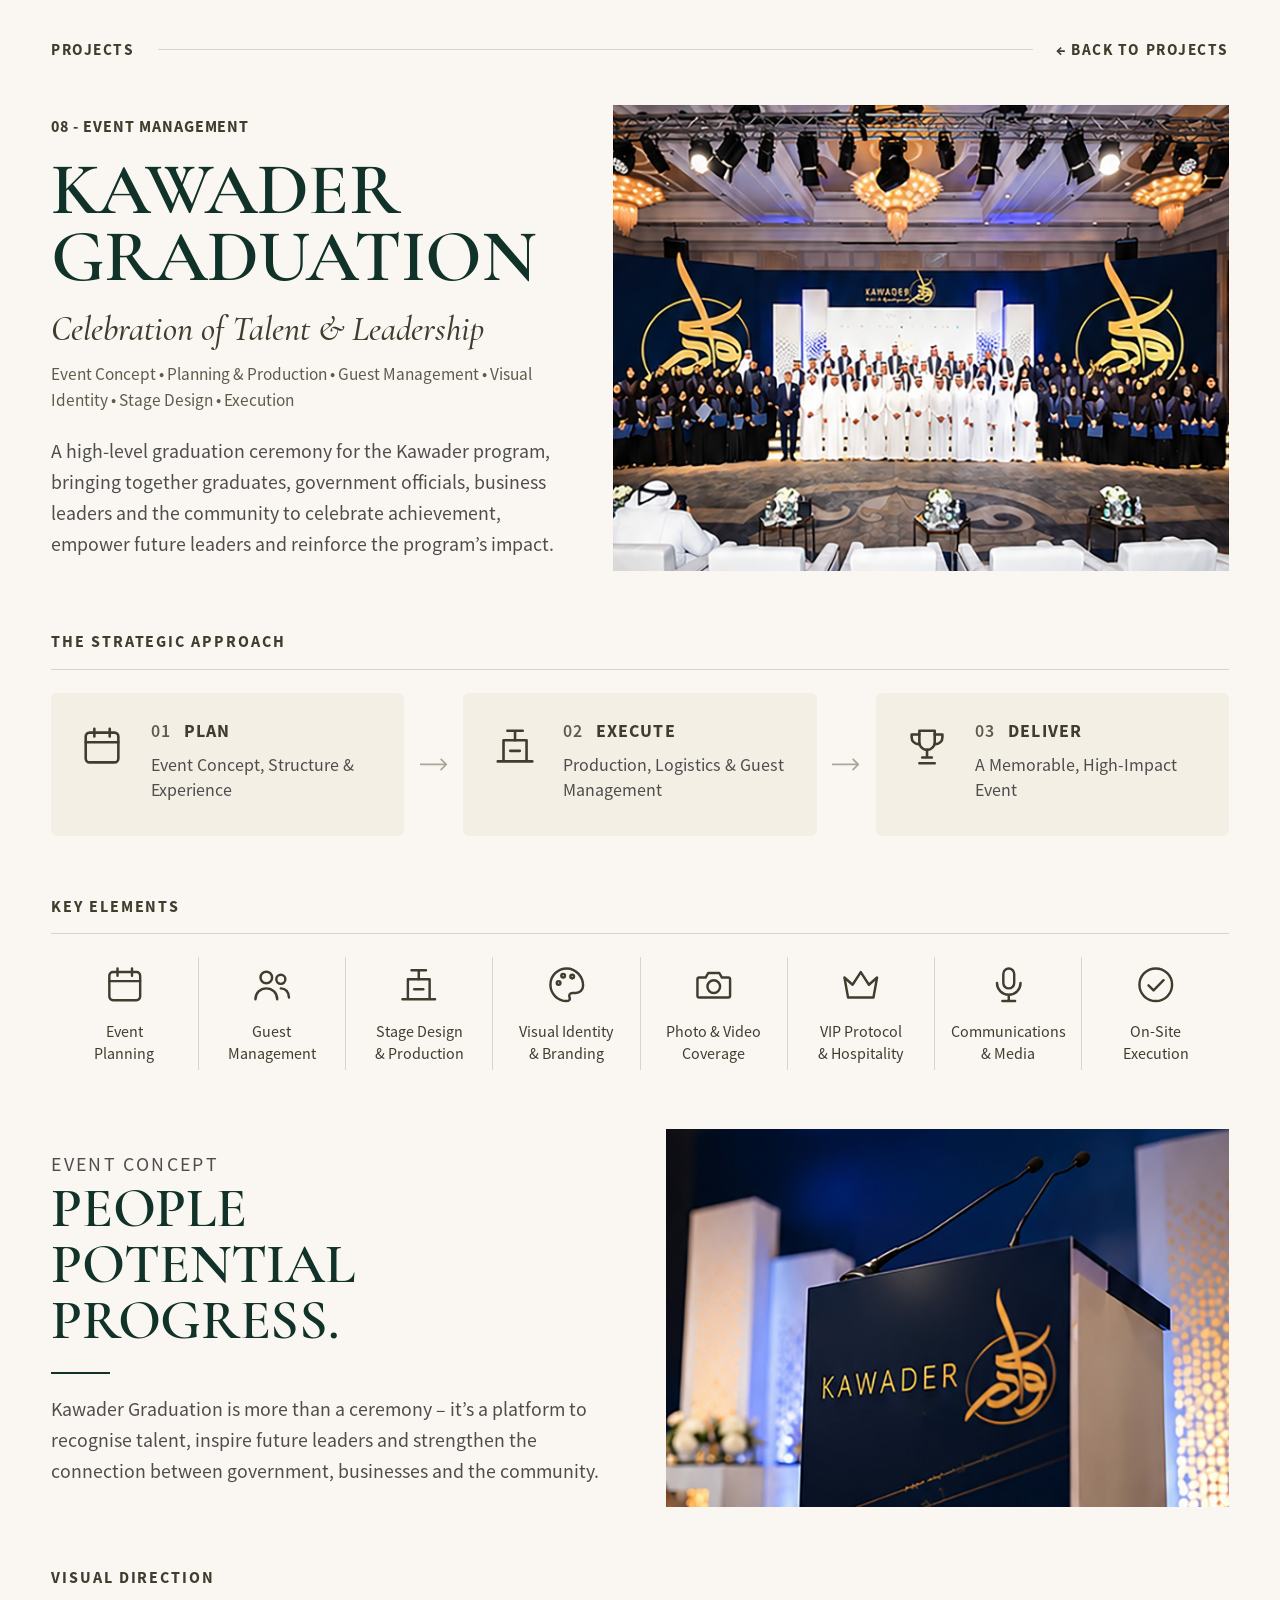
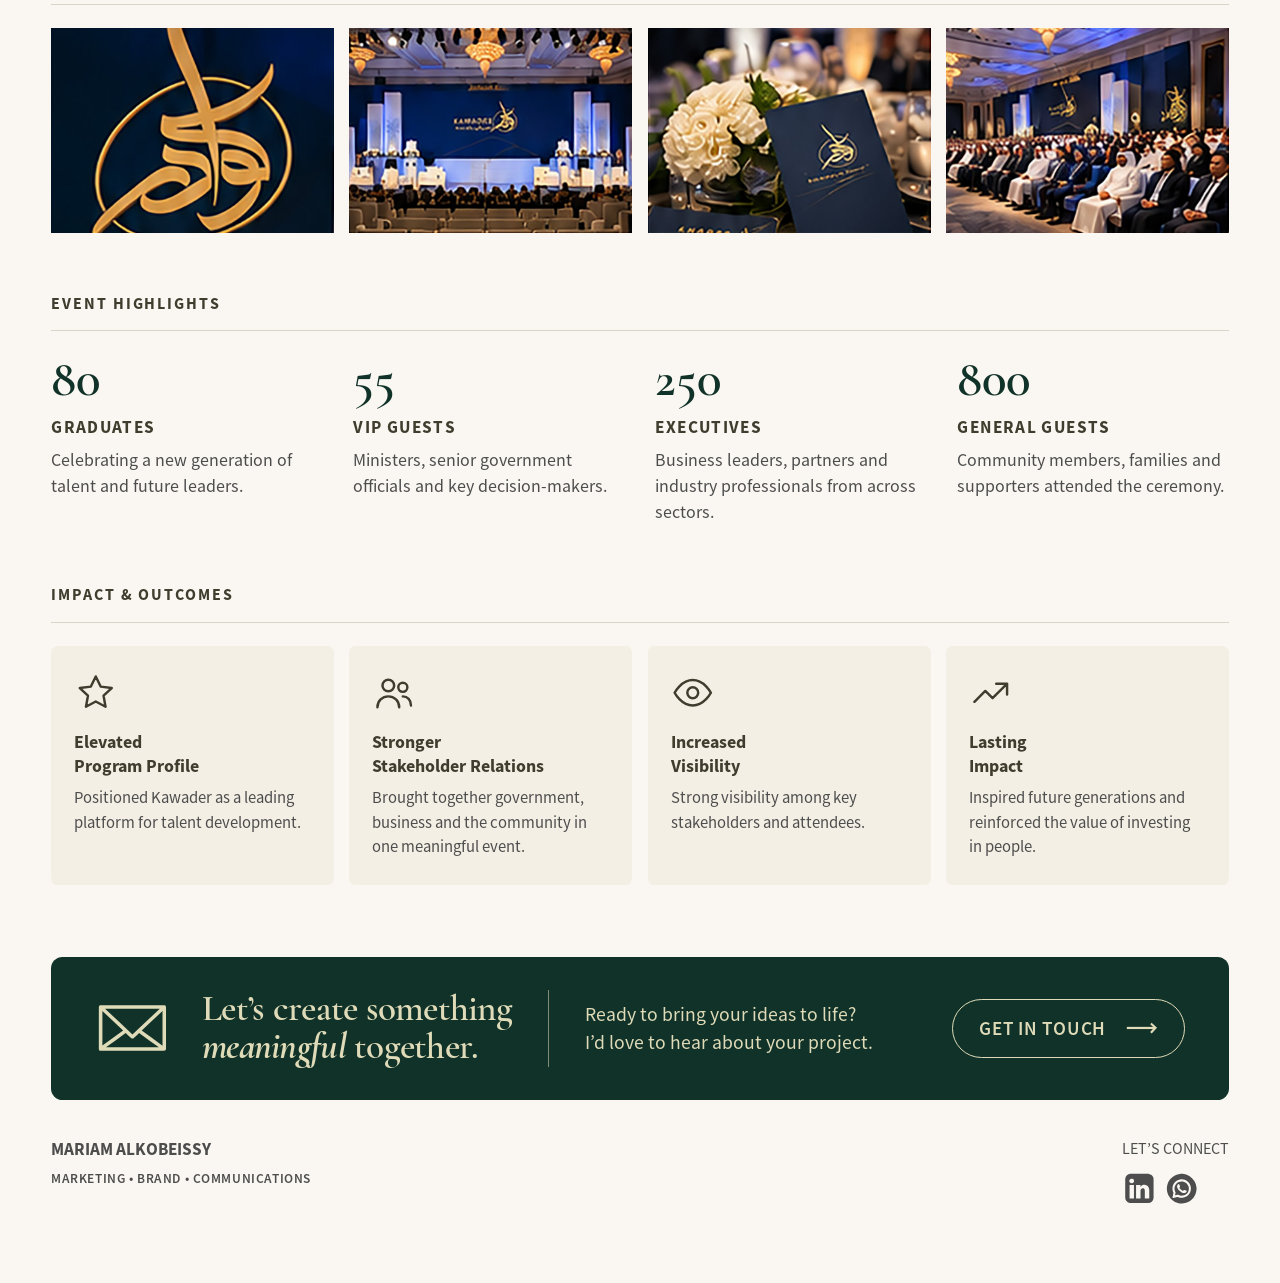
<file: project-kawader-graduation.html>
<!DOCTYPE html>
<html lang="en">
<head>
  <meta charset="utf-8">
  <meta name="viewport" content="width=device-width, initial-scale=1">
  <meta name="color-scheme" content="light dark">
  <meta name="supported-color-schemes" content="light dark">
  <meta name="theme-color" content="#ffffff">
  <meta name="darkreader-lock">
  <title>Kawader Graduation &amp; Launch | Mariam Alkobeissy</title>
  <meta name="description" content="Event management for the Kawader graduation ceremony: concept, planning, production, guest management and execution.">
  <link rel="stylesheet" href="css/styles.css">
  <link rel="stylesheet" href="css/case.css">
</head>
<body>
<svg class="cs-sprite" xmlns="http://www.w3.org/2000/svg" aria-hidden="true" focusable="false"><symbol id="i-search" viewBox="0 0 24 24"><circle cx="10.5" cy="10.5" r="6.5"/><path d="M15.5 15.5L21 21"/></symbol><symbol id="i-users" viewBox="0 0 24 24"><circle cx="9" cy="8" r="3.2"/><path d="M3 20c0-3.5 2.7-6 6-6s6 2.5 6 6"/><circle cx="17" cy="9" r="2.5"/><path d="M17 14c2.6 0 4.5 2 4.5 5"/></symbol><symbol id="i-layers" viewBox="0 0 24 24"><path d="M12 3l9 5-9 5-9-5z"/><path d="M3 12.5l9 5 9-5"/><path d="M3 17l9 5 9-5"/></symbol><symbol id="i-chart" viewBox="0 0 24 24"><path d="M3 21h18"/><path d="M6 21v-8M11 21V4M16 21v-11M21 21v-5"/></symbol><symbol id="i-funnel" viewBox="0 0 24 24"><path d="M3 4h18l-7 8.5V20l-4-2v-5.5z"/></symbol><symbol id="i-database" viewBox="0 0 24 24"><ellipse cx="12" cy="6" rx="7.5" ry="3"/><path d="M4.5 6v12c0 1.7 3.4 3 7.5 3s7.5-1.3 7.5-3V6"/><path d="M4.5 12c0 1.7 3.4 3 7.5 3s7.5-1.3 7.5-3"/></symbol><symbol id="i-target" viewBox="0 0 24 24"><circle cx="12" cy="12" r="9"/><circle cx="12" cy="12" r="5"/><circle cx="12" cy="12" r="1.2"/></symbol><symbol id="i-megaphone" viewBox="0 0 24 24"><path d="M3 10v4h4l8 5V5L7 10z"/><path d="M18.5 9.5a4 4 0 010 5"/></symbol><symbol id="i-heart" viewBox="0 0 24 24"><path d="M12 20s-8-4.9-8-11a4.5 4.5 0 018-2.8A4.5 4.5 0 0120 9c0 6.1-8 11-8 11z"/></symbol><symbol id="i-calendar" viewBox="0 0 24 24"><rect x="3.5" y="5" width="17" height="15.5" rx="2"/><path d="M3.5 10h17M8 3v4M16 3v4"/></symbol><symbol id="i-mail" viewBox="0 0 24 24"><rect x="3" y="5.5" width="18" height="13" rx="2"/><path d="M3.5 7l8.5 6.5L20.5 7"/></symbol><symbol id="i-star" viewBox="0 0 24 24"><path d="M12 3l2.7 5.6 6.1.8-4.5 4.2 1.1 6.1L12 16.8 6.6 19.7l1.1-6.1L3.2 9.4l6.1-.8z"/></symbol><symbol id="i-trophy" viewBox="0 0 24 24"><path d="M8 4h8v6a4 4 0 01-8 0z"/><path d="M8 6H4v1.5A3.5 3.5 0 007.5 11M16 6h4v1.5a3.5 3.5 0 01-3.5 3.5M12 14v4M8 21h8M9.5 18h5"/></symbol><symbol id="i-flag" viewBox="0 0 24 24"><path d="M5 21V4M5 4h12l-2.5 4 2.5 4H5"/></symbol><symbol id="i-palette" viewBox="0 0 24 24"><path d="M12 3a9 9 0 100 18c1.5 0 2-1 1.5-2.2-.5-1.3.3-2.3 1.7-2.3H17a4 4 0 004-4c0-5-4-9.5-9-9.5z"/><circle cx="7.5" cy="11" r="1"/><circle cx="10" cy="7" r="1"/><circle cx="15" cy="7.5" r="1"/></symbol><symbol id="i-camera" viewBox="0 0 24 24"><path d="M4 8h3.5L9 5.5h6L16.5 8H20a1 1 0 011 1v9a1 1 0 01-1 1H4a1 1 0 01-1-1V9a1 1 0 011-1z"/><circle cx="12" cy="13" r="3.5"/></symbol><symbol id="i-pen" viewBox="0 0 24 24"><path d="M4 20l1-4L16.5 4.5a2 2 0 013 3L8 19z"/><path d="M14.5 6.5l3 3"/></symbol><symbol id="i-chat" viewBox="0 0 24 24"><path d="M4 5h16v11H10l-5 4v-4H4z"/></symbol><symbol id="i-box" viewBox="0 0 24 24"><path d="M12 3l8.5 4.5v9L12 21l-8.5-4.5v-9z"/><path d="M3.5 7.5L12 12l8.5-4.5M12 12v9"/></symbol><symbol id="i-cup" viewBox="0 0 24 24"><path d="M4 8h13v6a5 5 0 01-5 5H9a5 5 0 01-5-5z"/><path d="M17 9.5h1.5a2.5 2.5 0 010 5H17M8 3v2M12 3v2"/></symbol><symbol id="i-bank" viewBox="0 0 24 24"><path d="M3 9.5L12 4l9 5.5M5.5 10.5v7M9.8 10.5v7M14.2 10.5v7M18.5 10.5v7M3 20.5h18"/></symbol><symbol id="i-cap" viewBox="0 0 24 24"><path d="M2 9l10-5 10 5-10 5z"/><path d="M6 11.5V16c0 1.5 3 3 6 3s6-1.5 6-3v-4.5M22 9v6"/></symbol><symbol id="i-mic" viewBox="0 0 24 24"><rect x="9" y="3" width="6" height="11" rx="3"/><path d="M5.5 11a6.5 6.5 0 0013 0M12 17.5V21M8.5 21h7"/></symbol><symbol id="i-rocket" viewBox="0 0 24 24"><path d="M12 3c3 2 4.5 5 4.5 9L12 17l-4.5-5C7.5 8 9 5 12 3z"/><circle cx="12" cy="10" r="1.6"/><path d="M7.5 13.5L4.5 16l3 .5M16.5 13.5l3 2.5-3 .5M10 19l2 2.5 2-2.5"/></symbol><symbol id="i-eye" viewBox="0 0 24 24"><path d="M2 12s3.7-7 10-7 10 7 10 7-3.7 7-10 7S2 12 2 12z"/><circle cx="12" cy="12" r="3"/></symbol><symbol id="i-trend" viewBox="0 0 24 24"><path d="M3 17l6-6 4 4 8-8M15 7h6v6"/></symbol><symbol id="i-bulb" viewBox="0 0 24 24"><path d="M9 18h6M10 21h4M12 3a6 6 0 00-3.5 10.9c.6.5 1 1.2 1 2.1h5c0-.9.4-1.6 1-2.1A6 6 0 0012 3z"/></symbol><symbol id="i-crown" viewBox="0 0 24 24"><path d="M3 8l4.5 4L12 5l4.5 7L21 8l-2 11H5z"/></symbol><symbol id="i-pin" viewBox="0 0 24 24"><path d="M12 21s-7-6.2-7-11.5a7 7 0 0114 0C19 14.8 12 21 12 21z"/><circle cx="12" cy="9.5" r="2.5"/></symbol><symbol id="i-doc" viewBox="0 0 24 24"><path d="M6 3h9l4 4v14H6z"/><path d="M14.5 3v4.5H19M9 12h7M9 16h7"/></symbol><symbol id="i-print" viewBox="0 0 24 24"><rect x="4" y="9" width="16" height="8" rx="1.5"/><path d="M7 9V4h10v5M7 14h10v6H7z"/></symbol><symbol id="i-link" viewBox="0 0 24 24"><path d="M10 14a4 4 0 005.7 0l3-3a4 4 0 00-5.7-5.7l-1 1M14 10a4 4 0 00-5.7 0l-3 3a4 4 0 005.7 5.7l1-1"/></symbol><symbol id="i-spot" viewBox="0 0 24 24"><path d="M3 20h18M6 20V9h12v11"/><path d="M12 9V4M8 4h8"/><path d="M9.5 14.5h5"/></symbol><symbol id="i-check" viewBox="0 0 24 24"><circle cx="12" cy="12" r="9"/><path d="M8 12.3l2.8 2.8L16.3 9.5"/></symbol><symbol id="i-globe" viewBox="0 0 24 24"><circle cx="12" cy="12" r="9"/><path d="M3 12h18M12 3c3 3 3 15 0 18M12 3c-3 3-3 15 0 18"/></symbol></svg>
<main class="cs" style="--accent:#113229;--box:#f3efe4;--bg:#faf7f2">

  <div class="cs-top"><span>PROJECTS</span><span class="cs-top__rule"></span><a class="cs-top__back" href="projects.html">&larr; BACK TO PROJECTS</a></div>

  <header class="cs-hero">
    <div>
      <p class="cs-kicker">08 - EVENT MANAGEMENT</p>
      <h1 class="cs-title">KAWADER<br>GRADUATION</h1>
      <p class="cs-subtitle cs-subtitle--serif">Celebration of Talent &amp; Leadership</p>
      <p class="cs-tags">Event Concept &bull; Planning &amp; Production &bull; Guest Management &bull; Visual Identity &bull; Stage Design &bull; Execution</p>
      <p class="cs-intro">A high-level graduation ceremony for the Kawader program, bringing together graduates, government officials, business leaders and the community to celebrate achievement, empower future leaders and reinforce the program&rsquo;s impact.</p>
    </div>
    <figure class="cs-hero__media"><img src="assets/img/cs/kawader-graduation-hero.jpg" alt="Kawader graduation ceremony"></figure>
  </header>
<section class="cs-section"><h2 class="cs-h">The Strategic Approach</h2><div class="cs-approach"><div class="cs-step"><svg class="ico" viewBox="0 0 24 24" aria-hidden="true"><use href="#i-calendar"/></svg><div><h3 class="cs-step__title"><span>01</span>PLAN</h3><p class="cs-step__text">Event Concept, Structure &amp; Experience</p></div></div><svg class="ico cs-arrow" viewBox="0 0 22 10" aria-hidden="true"><path d="M0.5 5h20M16.5 1l4 4-4 4"/></svg><div class="cs-step"><svg class="ico" viewBox="0 0 24 24" aria-hidden="true"><use href="#i-spot"/></svg><div><h3 class="cs-step__title"><span>02</span>EXECUTE</h3><p class="cs-step__text">Production, Logistics &amp; Guest Management</p></div></div><svg class="ico cs-arrow" viewBox="0 0 22 10" aria-hidden="true"><path d="M0.5 5h20M16.5 1l4 4-4 4"/></svg><div class="cs-step"><svg class="ico" viewBox="0 0 24 24" aria-hidden="true"><use href="#i-trophy"/></svg><div><h3 class="cs-step__title"><span>03</span>DELIVER</h3><p class="cs-step__text">A Memorable, High-Impact Event</p></div></div></div></section>
<section class="cs-section"><h2 class="cs-h">Key Elements</h2><div class="cs-elements"><div class="cs-element"><svg class="ico" viewBox="0 0 24 24" aria-hidden="true"><use href="#i-calendar"/></svg><span>Event<br>Planning</span></div><div class="cs-element"><svg class="ico" viewBox="0 0 24 24" aria-hidden="true"><use href="#i-users"/></svg><span>Guest<br>Management</span></div><div class="cs-element"><svg class="ico" viewBox="0 0 24 24" aria-hidden="true"><use href="#i-spot"/></svg><span>Stage Design<br>&amp; Production</span></div><div class="cs-element"><svg class="ico" viewBox="0 0 24 24" aria-hidden="true"><use href="#i-palette"/></svg><span>Visual Identity<br>&amp; Branding</span></div><div class="cs-element"><svg class="ico" viewBox="0 0 24 24" aria-hidden="true"><use href="#i-camera"/></svg><span>Photo &amp; Video<br>Coverage</span></div><div class="cs-element"><svg class="ico" viewBox="0 0 24 24" aria-hidden="true"><use href="#i-crown"/></svg><span>VIP Protocol<br>&amp; Hospitality</span></div><div class="cs-element"><svg class="ico" viewBox="0 0 24 24" aria-hidden="true"><use href="#i-mic"/></svg><span>Communications<br>&amp; Media</span></div><div class="cs-element"><svg class="ico" viewBox="0 0 24 24" aria-hidden="true"><use href="#i-check"/></svg><span>On-Site<br>Execution</span></div></div></section>
<section class="cs-section"><div class="cs-concept"><div><p class="cs-concept__label">Event Concept</p><h3 class="cs-concept__title cs-concept__title--caps">PEOPLE<br>POTENTIAL<br>PROGRESS.</h3><div class="cs-concept__rule"></div><p>Kawader Graduation is more than a ceremony &ndash; it&rsquo;s a platform to recognise talent, inspire future leaders and strengthen the connection between government, businesses and the community.</p></div><figure class="cs-concept__media"><img src="assets/img/cs/kawader-graduation-concept.jpg" alt="Kawader graduation stage"></figure></div></section>
<section class="cs-section"><h2 class="cs-h">Visual Direction</h2><div class="cs-visual" style="grid-template-columns:repeat(4,1fr);--vh:160"><img src="assets/img/cs/kawader-graduation-vd1.jpg" alt="Graduation moment 1" loading="lazy"><img src="assets/img/cs/kawader-graduation-vd2.jpg" alt="Graduation moment 2" loading="lazy"><img src="assets/img/cs/kawader-graduation-vd3.jpg" alt="Graduation moment 3" loading="lazy"><img src="assets/img/cs/kawader-graduation-vd4.jpg" alt="Graduation moment 4" loading="lazy"></div></section>
<section class="cs-section"><h2 class="cs-h">Event Highlights</h2><div class="cs-highlights"><div class="cs-highlight"><b>80</b><h3>Graduates</h3><p>Celebrating a new generation of talent and future leaders.</p></div><div class="cs-highlight"><b>55</b><h3>VIP Guests</h3><p>Ministers, senior government officials and key decision-makers.</p></div><div class="cs-highlight"><b>250</b><h3>Executives</h3><p>Business leaders, partners and industry professionals from across sectors.</p></div><div class="cs-highlight"><b>800</b><h3>General Guests</h3><p>Community members, families and supporters attended the ceremony.</p></div></div></section>
<section class="cs-section"><h2 class="cs-h">Impact &amp; Outcomes</h2><div class="cs-impact"><div class="cs-result"><svg class="ico" viewBox="0 0 24 24" aria-hidden="true"><use href="#i-star"/></svg><h3>Elevated<br>Program Profile</h3><p>Positioned Kawader as a leading platform for talent development.</p></div><div class="cs-result"><svg class="ico" viewBox="0 0 24 24" aria-hidden="true"><use href="#i-users"/></svg><h3>Stronger<br>Stakeholder Relations</h3><p>Brought together government, business and the community in one meaningful event.</p></div><div class="cs-result"><svg class="ico" viewBox="0 0 24 24" aria-hidden="true"><use href="#i-eye"/></svg><h3>Increased<br>Visibility</h3><p>Strong visibility among key stakeholders and attendees.</p></div><div class="cs-result"><svg class="ico" viewBox="0 0 24 24" aria-hidden="true"><use href="#i-trend"/></svg><h3>Lasting<br>Impact</h3><p>Inspired future generations and reinforced the value of investing in people.</p></div></div></section>
  <section class="cs-cta" id="contact" aria-label="Contact">
    <img class="cs-cta__envelope" src="assets/icons/envelope.svg" alt="" aria-hidden="true">
    <h2 class="cs-cta__title">Let&rsquo;s create something<br><em>meaningful</em> together.</h2>
    <div class="cs-cta__divider"></div>
    <p class="cs-cta__text">Ready to bring your ideas to life?<br>I&rsquo;d love to hear about your project.</p>
    <a class="cs-cta__button" href="https://wa.me/97433789691" target="_blank" rel="noopener">GET IN TOUCH<img src="assets/icons/arrow-cta.svg" alt="" aria-hidden="true"></a>
  </section>

  <footer class="cs-footer">
    <div>
      <p class="cs-footer__name">MARIAM ALKOBEISSY</p>
      <p class="cs-footer__tagline">MARKETING &bull; BRAND &bull; COMMUNICATIONS</p>
    </div>
    <div>
      <p class="cs-footer__connect">LET&rsquo;S CONNECT</p>
      <div class="cs-footer__social">
        <a href="https://www.linkedin.com/in/mariam-alkobeissy-1594118a/" target="_blank" rel="noopener" aria-label="LinkedIn"><img src="assets/icons/social-linkedin.svg" alt=""></a>
        <a href="https://wa.me/97433789691" target="_blank" rel="noopener" aria-label="WhatsApp"><img src="assets/icons/social-whatsapp.svg" alt=""></a>
      </div>
    </div>
  </footer>
</main>
</body>
</html>
</file>
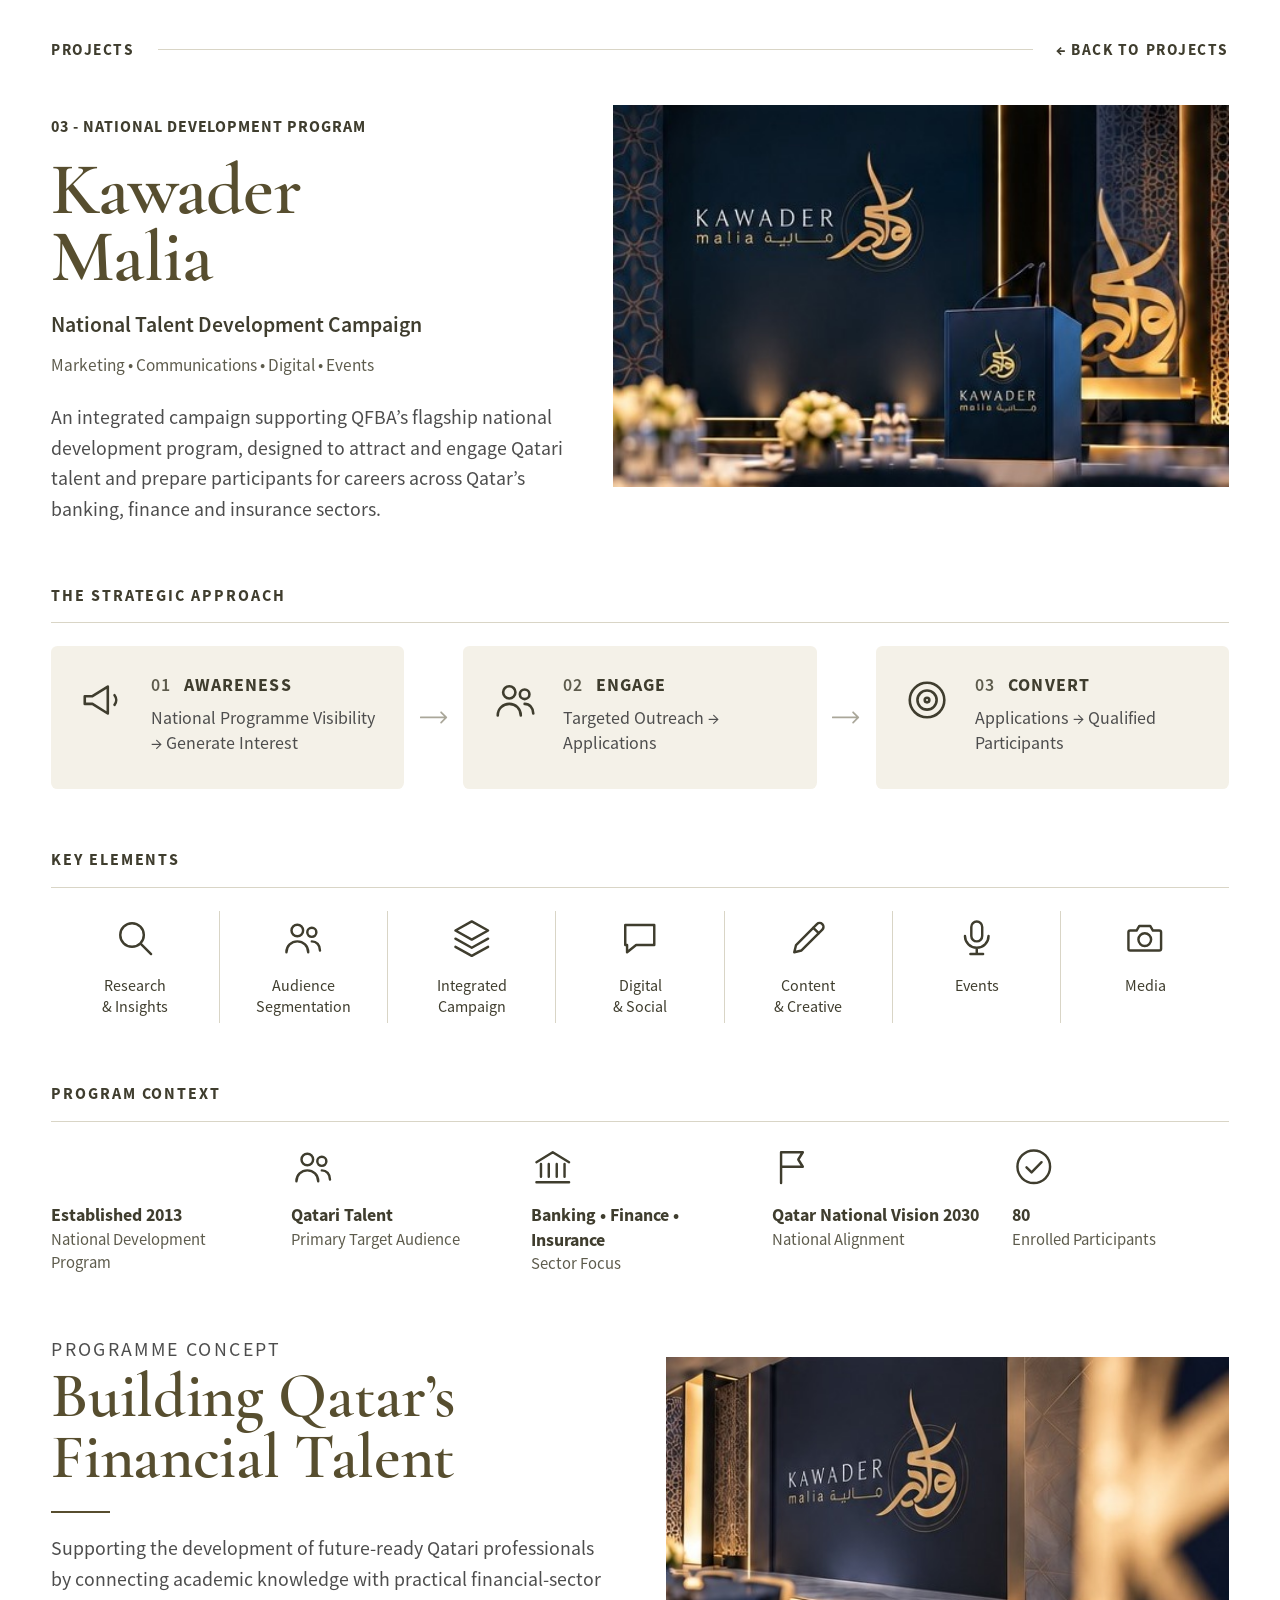
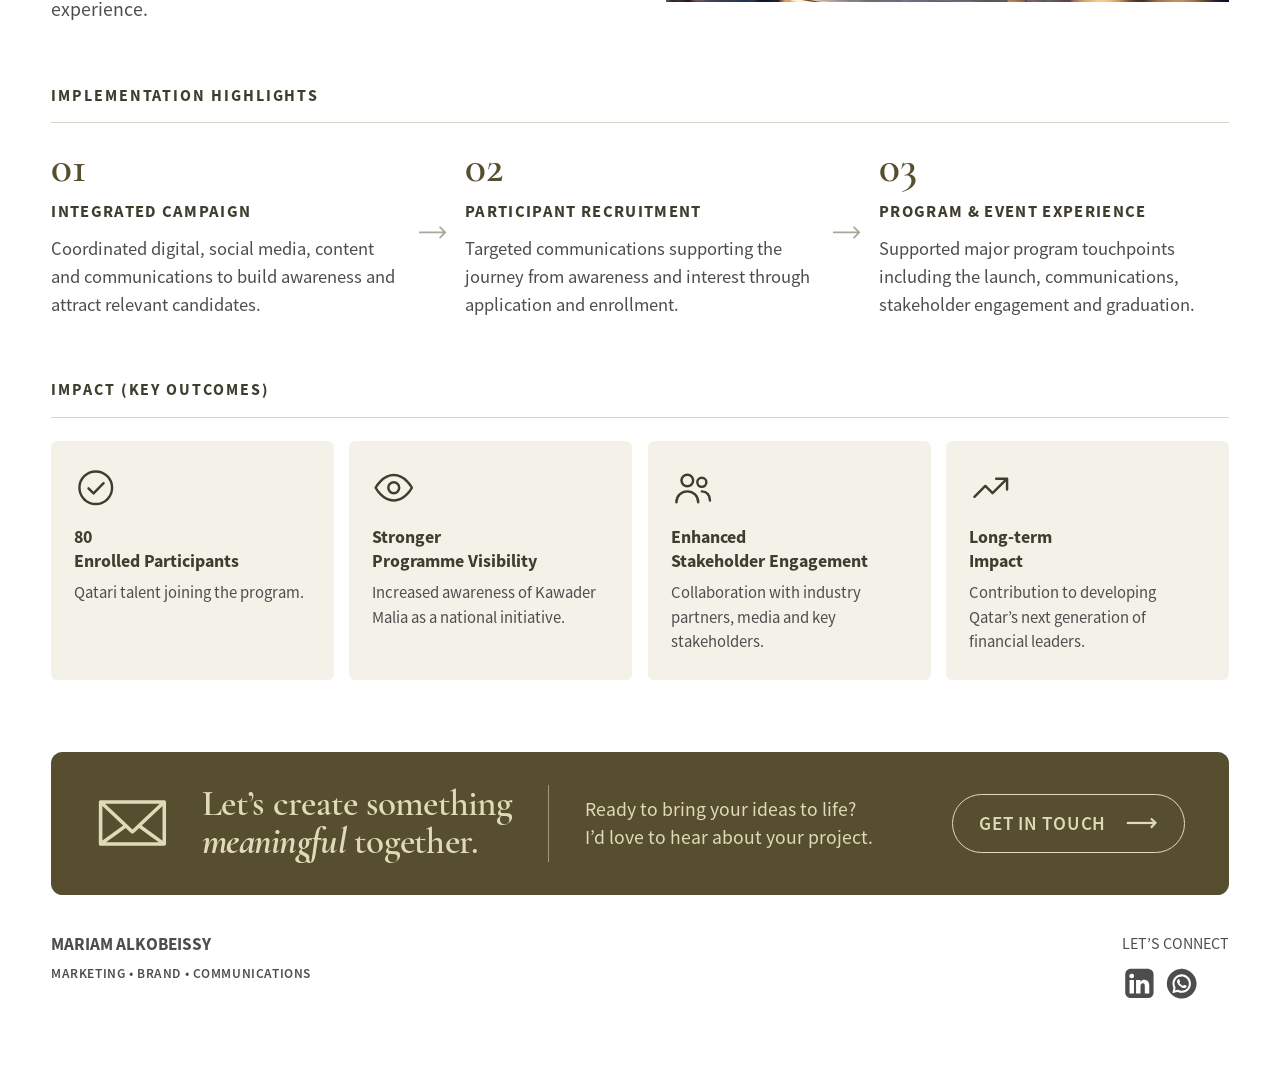
<file: project-kawader-malia.html>
<!DOCTYPE html>
<html lang="en">
<head>
  <meta charset="utf-8">
  <meta name="viewport" content="width=device-width, initial-scale=1">
  <meta name="color-scheme" content="light dark">
  <meta name="supported-color-schemes" content="light dark">
  <meta name="theme-color" content="#ffffff">
  <meta name="darkreader-lock">
  <title>Kawader Malia | Mariam Alkobeissy</title>
  <meta name="description" content="National talent development campaign for Kawader Malia, QFBA&rsquo;s flagship programme preparing Qatari talent for careers in banking, finance and insurance.">
  <link rel="stylesheet" href="css/styles.css">
  <link rel="stylesheet" href="css/case.css">
</head>
<body>
<svg class="cs-sprite" xmlns="http://www.w3.org/2000/svg" aria-hidden="true" focusable="false"><symbol id="i-search" viewBox="0 0 24 24"><circle cx="10.5" cy="10.5" r="6.5"/><path d="M15.5 15.5L21 21"/></symbol><symbol id="i-users" viewBox="0 0 24 24"><circle cx="9" cy="8" r="3.2"/><path d="M3 20c0-3.5 2.7-6 6-6s6 2.5 6 6"/><circle cx="17" cy="9" r="2.5"/><path d="M17 14c2.6 0 4.5 2 4.5 5"/></symbol><symbol id="i-layers" viewBox="0 0 24 24"><path d="M12 3l9 5-9 5-9-5z"/><path d="M3 12.5l9 5 9-5"/><path d="M3 17l9 5 9-5"/></symbol><symbol id="i-chart" viewBox="0 0 24 24"><path d="M3 21h18"/><path d="M6 21v-8M11 21V4M16 21v-11M21 21v-5"/></symbol><symbol id="i-funnel" viewBox="0 0 24 24"><path d="M3 4h18l-7 8.5V20l-4-2v-5.5z"/></symbol><symbol id="i-database" viewBox="0 0 24 24"><ellipse cx="12" cy="6" rx="7.5" ry="3"/><path d="M4.5 6v12c0 1.7 3.4 3 7.5 3s7.5-1.3 7.5-3V6"/><path d="M4.5 12c0 1.7 3.4 3 7.5 3s7.5-1.3 7.5-3"/></symbol><symbol id="i-target" viewBox="0 0 24 24"><circle cx="12" cy="12" r="9"/><circle cx="12" cy="12" r="5"/><circle cx="12" cy="12" r="1.2"/></symbol><symbol id="i-megaphone" viewBox="0 0 24 24"><path d="M3 10v4h4l8 5V5L7 10z"/><path d="M18.5 9.5a4 4 0 010 5"/></symbol><symbol id="i-heart" viewBox="0 0 24 24"><path d="M12 20s-8-4.9-8-11a4.5 4.5 0 018-2.8A4.5 4.5 0 0120 9c0 6.1-8 11-8 11z"/></symbol><symbol id="i-calendar" viewBox="0 0 24 24"><rect x="3.5" y="5" width="17" height="15.5" rx="2"/><path d="M3.5 10h17M8 3v4M16 3v4"/></symbol><symbol id="i-mail" viewBox="0 0 24 24"><rect x="3" y="5.5" width="18" height="13" rx="2"/><path d="M3.5 7l8.5 6.5L20.5 7"/></symbol><symbol id="i-star" viewBox="0 0 24 24"><path d="M12 3l2.7 5.6 6.1.8-4.5 4.2 1.1 6.1L12 16.8 6.6 19.7l1.1-6.1L3.2 9.4l6.1-.8z"/></symbol><symbol id="i-trophy" viewBox="0 0 24 24"><path d="M8 4h8v6a4 4 0 01-8 0z"/><path d="M8 6H4v1.5A3.5 3.5 0 007.5 11M16 6h4v1.5a3.5 3.5 0 01-3.5 3.5M12 14v4M8 21h8M9.5 18h5"/></symbol><symbol id="i-flag" viewBox="0 0 24 24"><path d="M5 21V4M5 4h12l-2.5 4 2.5 4H5"/></symbol><symbol id="i-palette" viewBox="0 0 24 24"><path d="M12 3a9 9 0 100 18c1.5 0 2-1 1.5-2.2-.5-1.3.3-2.3 1.7-2.3H17a4 4 0 004-4c0-5-4-9.5-9-9.5z"/><circle cx="7.5" cy="11" r="1"/><circle cx="10" cy="7" r="1"/><circle cx="15" cy="7.5" r="1"/></symbol><symbol id="i-camera" viewBox="0 0 24 24"><path d="M4 8h3.5L9 5.5h6L16.5 8H20a1 1 0 011 1v9a1 1 0 01-1 1H4a1 1 0 01-1-1V9a1 1 0 011-1z"/><circle cx="12" cy="13" r="3.5"/></symbol><symbol id="i-pen" viewBox="0 0 24 24"><path d="M4 20l1-4L16.5 4.5a2 2 0 013 3L8 19z"/><path d="M14.5 6.5l3 3"/></symbol><symbol id="i-chat" viewBox="0 0 24 24"><path d="M4 5h16v11H10l-5 4v-4H4z"/></symbol><symbol id="i-box" viewBox="0 0 24 24"><path d="M12 3l8.5 4.5v9L12 21l-8.5-4.5v-9z"/><path d="M3.5 7.5L12 12l8.5-4.5M12 12v9"/></symbol><symbol id="i-cup" viewBox="0 0 24 24"><path d="M4 8h13v6a5 5 0 01-5 5H9a5 5 0 01-5-5z"/><path d="M17 9.5h1.5a2.5 2.5 0 010 5H17M8 3v2M12 3v2"/></symbol><symbol id="i-bank" viewBox="0 0 24 24"><path d="M3 9.5L12 4l9 5.5M5.5 10.5v7M9.8 10.5v7M14.2 10.5v7M18.5 10.5v7M3 20.5h18"/></symbol><symbol id="i-cap" viewBox="0 0 24 24"><path d="M2 9l10-5 10 5-10 5z"/><path d="M6 11.5V16c0 1.5 3 3 6 3s6-1.5 6-3v-4.5M22 9v6"/></symbol><symbol id="i-mic" viewBox="0 0 24 24"><rect x="9" y="3" width="6" height="11" rx="3"/><path d="M5.5 11a6.5 6.5 0 0013 0M12 17.5V21M8.5 21h7"/></symbol><symbol id="i-rocket" viewBox="0 0 24 24"><path d="M12 3c3 2 4.5 5 4.5 9L12 17l-4.5-5C7.5 8 9 5 12 3z"/><circle cx="12" cy="10" r="1.6"/><path d="M7.5 13.5L4.5 16l3 .5M16.5 13.5l3 2.5-3 .5M10 19l2 2.5 2-2.5"/></symbol><symbol id="i-eye" viewBox="0 0 24 24"><path d="M2 12s3.7-7 10-7 10 7 10 7-3.7 7-10 7S2 12 2 12z"/><circle cx="12" cy="12" r="3"/></symbol><symbol id="i-trend" viewBox="0 0 24 24"><path d="M3 17l6-6 4 4 8-8M15 7h6v6"/></symbol><symbol id="i-bulb" viewBox="0 0 24 24"><path d="M9 18h6M10 21h4M12 3a6 6 0 00-3.5 10.9c.6.5 1 1.2 1 2.1h5c0-.9.4-1.6 1-2.1A6 6 0 0012 3z"/></symbol><symbol id="i-crown" viewBox="0 0 24 24"><path d="M3 8l4.5 4L12 5l4.5 7L21 8l-2 11H5z"/></symbol><symbol id="i-pin" viewBox="0 0 24 24"><path d="M12 21s-7-6.2-7-11.5a7 7 0 0114 0C19 14.8 12 21 12 21z"/><circle cx="12" cy="9.5" r="2.5"/></symbol><symbol id="i-doc" viewBox="0 0 24 24"><path d="M6 3h9l4 4v14H6z"/><path d="M14.5 3v4.5H19M9 12h7M9 16h7"/></symbol><symbol id="i-print" viewBox="0 0 24 24"><rect x="4" y="9" width="16" height="8" rx="1.5"/><path d="M7 9V4h10v5M7 14h10v6H7z"/></symbol><symbol id="i-link" viewBox="0 0 24 24"><path d="M10 14a4 4 0 005.7 0l3-3a4 4 0 00-5.7-5.7l-1 1M14 10a4 4 0 00-5.7 0l-3 3a4 4 0 005.7 5.7l1-1"/></symbol><symbol id="i-spot" viewBox="0 0 24 24"><path d="M3 20h18M6 20V9h12v11"/><path d="M12 9V4M8 4h8"/><path d="M9.5 14.5h5"/></symbol><symbol id="i-check" viewBox="0 0 24 24"><circle cx="12" cy="12" r="9"/><path d="M8 12.3l2.8 2.8L16.3 9.5"/></symbol><symbol id="i-globe" viewBox="0 0 24 24"><circle cx="12" cy="12" r="9"/><path d="M3 12h18M12 3c3 3 3 15 0 18M12 3c-3 3-3 15 0 18"/></symbol></svg>
<main class="cs" style="--accent:#574e2f;--box:#f4f1e8;--bg:#ffffff">

  <div class="cs-top"><span>PROJECTS</span><span class="cs-top__rule"></span><a class="cs-top__back" href="projects.html">&larr; BACK TO PROJECTS</a></div>

  <header class="cs-hero">
    <div>
      <p class="cs-kicker">03 - NATIONAL DEVELOPMENT PROGRAM</p>
      <h1 class="cs-title">Kawader<br>Malia</h1>
      <p class="cs-subtitle">National Talent Development Campaign</p>
      <p class="cs-tags">Marketing &bull; Communications &bull; Digital &bull; Events</p>
      <p class="cs-intro">An integrated campaign supporting QFBA&rsquo;s flagship national development program, designed to attract and engage Qatari talent and prepare participants for careers across Qatar&rsquo;s banking, finance and insurance sectors.</p>
    </div>
    <figure class="cs-hero__media"><img src="assets/img/cs/kawader-malia-hero.jpg" alt="Kawader Malia programme visual"></figure>
  </header>
<section class="cs-section"><h2 class="cs-h">The Strategic Approach</h2><div class="cs-approach"><div class="cs-step"><svg class="ico" viewBox="0 0 24 24" aria-hidden="true"><use href="#i-megaphone"/></svg><div><h3 class="cs-step__title"><span>01</span>AWARENESS</h3><p class="cs-step__text">National Programme Visibility &rarr; Generate Interest</p></div></div><svg class="ico cs-arrow" viewBox="0 0 22 10" aria-hidden="true"><path d="M0.5 5h20M16.5 1l4 4-4 4"/></svg><div class="cs-step"><svg class="ico" viewBox="0 0 24 24" aria-hidden="true"><use href="#i-users"/></svg><div><h3 class="cs-step__title"><span>02</span>ENGAGE</h3><p class="cs-step__text">Targeted Outreach &rarr; Applications</p></div></div><svg class="ico cs-arrow" viewBox="0 0 22 10" aria-hidden="true"><path d="M0.5 5h20M16.5 1l4 4-4 4"/></svg><div class="cs-step"><svg class="ico" viewBox="0 0 24 24" aria-hidden="true"><use href="#i-target"/></svg><div><h3 class="cs-step__title"><span>03</span>CONVERT</h3><p class="cs-step__text">Applications &rarr; Qualified Participants</p></div></div></div></section>
<section class="cs-section"><h2 class="cs-h">Key Elements</h2><div class="cs-elements"><div class="cs-element"><svg class="ico" viewBox="0 0 24 24" aria-hidden="true"><use href="#i-search"/></svg><span>Research<br>&amp; Insights</span></div><div class="cs-element"><svg class="ico" viewBox="0 0 24 24" aria-hidden="true"><use href="#i-users"/></svg><span>Audience<br>Segmentation</span></div><div class="cs-element"><svg class="ico" viewBox="0 0 24 24" aria-hidden="true"><use href="#i-layers"/></svg><span>Integrated<br>Campaign</span></div><div class="cs-element"><svg class="ico" viewBox="0 0 24 24" aria-hidden="true"><use href="#i-chat"/></svg><span>Digital<br>&amp; Social</span></div><div class="cs-element"><svg class="ico" viewBox="0 0 24 24" aria-hidden="true"><use href="#i-pen"/></svg><span>Content<br>&amp; Creative</span></div><div class="cs-element"><svg class="ico" viewBox="0 0 24 24" aria-hidden="true"><use href="#i-mic"/></svg><span>Events</span></div><div class="cs-element"><svg class="ico" viewBox="0 0 24 24" aria-hidden="true"><use href="#i-camera"/></svg><span>Media</span></div></div></section>
<section class="cs-section"><h2 class="cs-h">Program Context</h2><div class="cs-context"><div class="cs-context__item"><svg class="ico" viewBox="0 0 24 24" aria-hidden="true"><use href="#i-building"/></svg><b>Established 2013</b><span>National Development Program</span></div><div class="cs-context__item"><svg class="ico" viewBox="0 0 24 24" aria-hidden="true"><use href="#i-users"/></svg><b>Qatari Talent</b><span>Primary Target Audience</span></div><div class="cs-context__item"><svg class="ico" viewBox="0 0 24 24" aria-hidden="true"><use href="#i-bank"/></svg><b>Banking &bull; Finance &bull; Insurance</b><span>Sector Focus</span></div><div class="cs-context__item"><svg class="ico" viewBox="0 0 24 24" aria-hidden="true"><use href="#i-flag"/></svg><b>Qatar National Vision 2030</b><span>National Alignment</span></div><div class="cs-context__item"><svg class="ico" viewBox="0 0 24 24" aria-hidden="true"><use href="#i-check"/></svg><b>80</b><span>Enrolled Participants</span></div></div></section>
<section class="cs-section"><div class="cs-concept"><div><p class="cs-concept__label">Programme Concept</p><h3 class="cs-concept__title">Building Qatar&rsquo;s<br>Financial Talent</h3><div class="cs-concept__rule"></div><p>Supporting the development of future-ready Qatari professionals by connecting academic knowledge with practical financial-sector experience.</p></div><figure class="cs-concept__media"><img src="assets/img/cs/kawader-malia-concept.jpg" alt="Kawader programme communications"></figure></div></section>
<section class="cs-section"><h2 class="cs-h">Implementation Highlights</h2><div class="cs-steps"><div class="cs-impl"><b>01</b><h3>Integrated Campaign</h3><p>Coordinated digital, social media, content and communications to build awareness and attract relevant candidates.</p></div><svg class="ico cs-arrow" viewBox="0 0 22 10" aria-hidden="true"><path d="M0.5 5h20M16.5 1l4 4-4 4"/></svg><div class="cs-impl"><b>02</b><h3>Participant Recruitment</h3><p>Targeted communications supporting the journey from awareness and interest through application and enrollment.</p></div><svg class="ico cs-arrow" viewBox="0 0 22 10" aria-hidden="true"><path d="M0.5 5h20M16.5 1l4 4-4 4"/></svg><div class="cs-impl"><b>03</b><h3>Program &amp; Event Experience</h3><p>Supported major program touchpoints including the launch, communications, stakeholder engagement and graduation.</p></div></div></section>
<section class="cs-section"><h2 class="cs-h">Impact (Key Outcomes)</h2><div class="cs-impact"><div class="cs-result"><svg class="ico" viewBox="0 0 24 24" aria-hidden="true"><use href="#i-check"/></svg><h3>80<br>Enrolled Participants</h3><p>Qatari talent joining the program.</p></div><div class="cs-result"><svg class="ico" viewBox="0 0 24 24" aria-hidden="true"><use href="#i-eye"/></svg><h3>Stronger<br>Programme Visibility</h3><p>Increased awareness of Kawader Malia as a national initiative.</p></div><div class="cs-result"><svg class="ico" viewBox="0 0 24 24" aria-hidden="true"><use href="#i-users"/></svg><h3>Enhanced<br>Stakeholder Engagement</h3><p>Collaboration with industry partners, media and key stakeholders.</p></div><div class="cs-result"><svg class="ico" viewBox="0 0 24 24" aria-hidden="true"><use href="#i-trend"/></svg><h3>Long-term<br>Impact</h3><p>Contribution to developing Qatar&rsquo;s next generation of financial leaders.</p></div></div></section>
  <section class="cs-cta" id="contact" aria-label="Contact">
    <img class="cs-cta__envelope" src="assets/icons/envelope.svg" alt="" aria-hidden="true">
    <h2 class="cs-cta__title">Let&rsquo;s create something<br><em>meaningful</em> together.</h2>
    <div class="cs-cta__divider"></div>
    <p class="cs-cta__text">Ready to bring your ideas to life?<br>I&rsquo;d love to hear about your project.</p>
    <a class="cs-cta__button" href="https://wa.me/97433789691" target="_blank" rel="noopener">GET IN TOUCH<img src="assets/icons/arrow-cta.svg" alt="" aria-hidden="true"></a>
  </section>

  <footer class="cs-footer">
    <div>
      <p class="cs-footer__name">MARIAM ALKOBEISSY</p>
      <p class="cs-footer__tagline">MARKETING &bull; BRAND &bull; COMMUNICATIONS</p>
    </div>
    <div>
      <p class="cs-footer__connect">LET&rsquo;S CONNECT</p>
      <div class="cs-footer__social">
        <a href="https://www.linkedin.com/in/mariam-alkobeissy-1594118a/" target="_blank" rel="noopener" aria-label="LinkedIn"><img src="assets/icons/social-linkedin.svg" alt=""></a>
        <a href="https://wa.me/97433789691" target="_blank" rel="noopener" aria-label="WhatsApp"><img src="assets/icons/social-whatsapp.svg" alt=""></a>
      </div>
    </div>
  </footer>
</main>
</body>
</html>
</file>
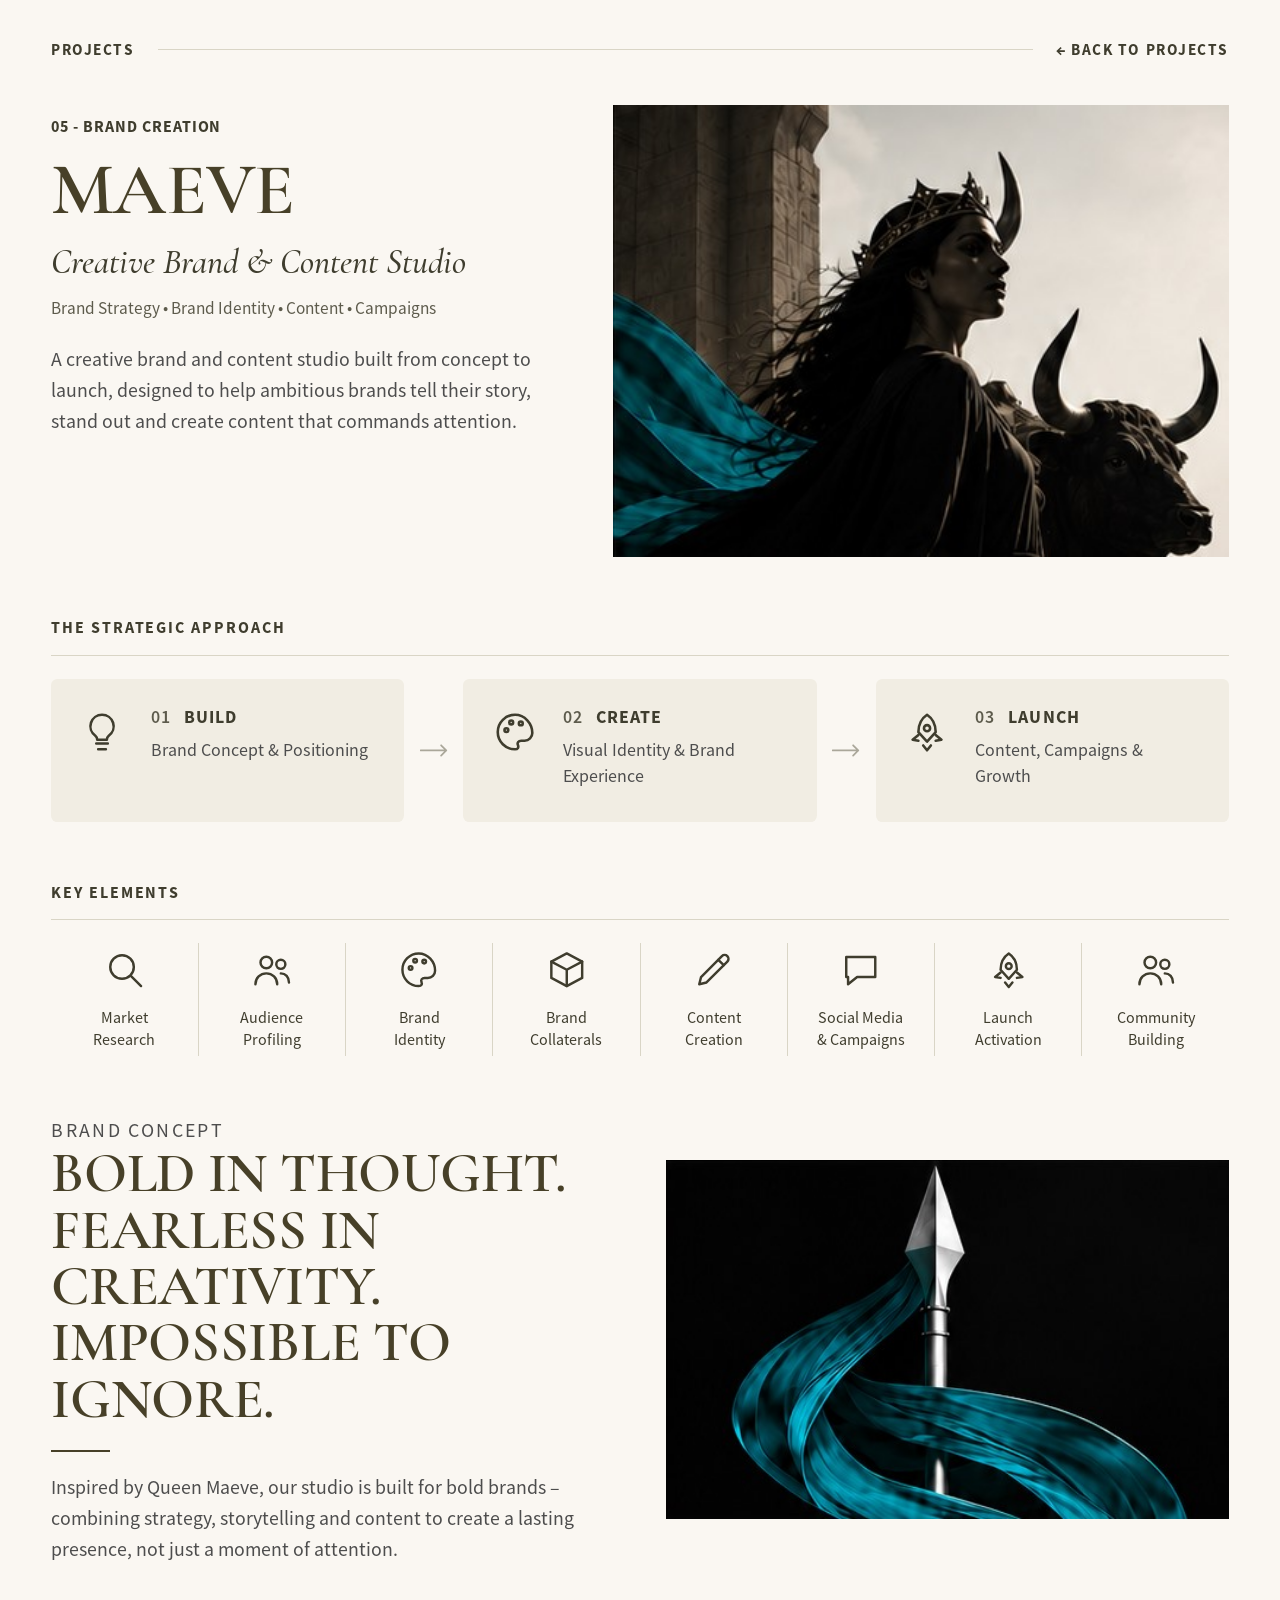
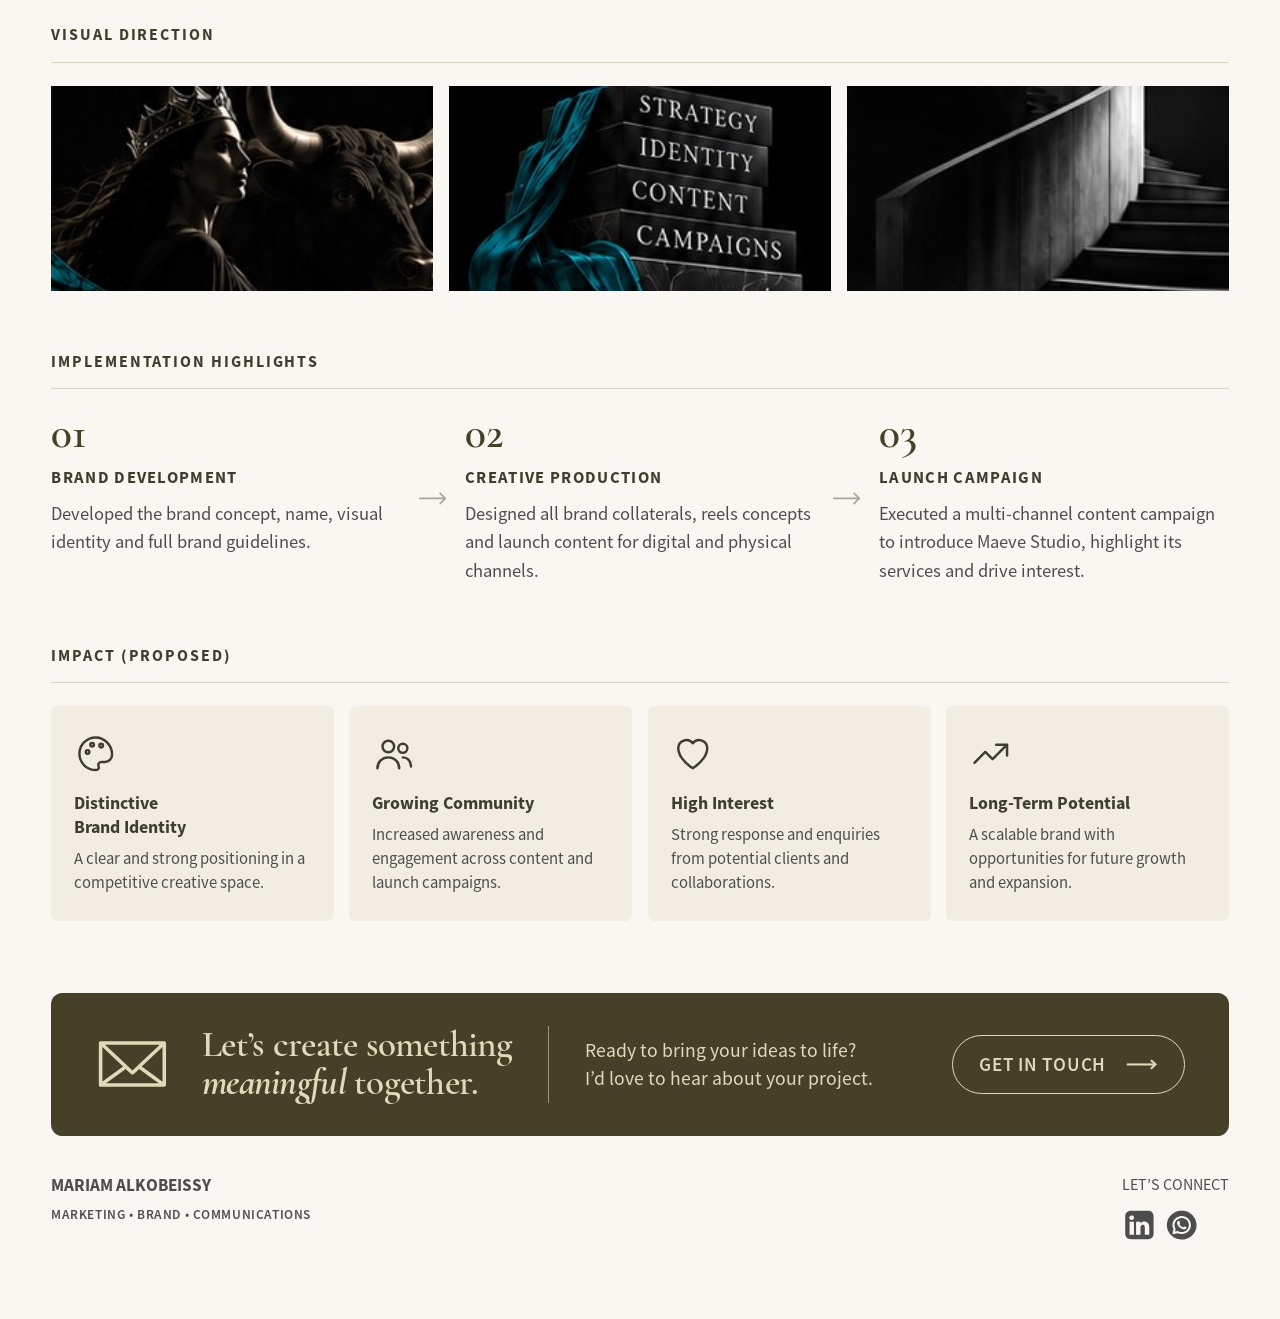
<file: project-maeve-studio.html>
<!DOCTYPE html>
<html lang="en">
<head>
  <meta charset="utf-8">
  <meta name="viewport" content="width=device-width, initial-scale=1">
  <meta name="color-scheme" content="light dark">
  <meta name="supported-color-schemes" content="light dark">
  <meta name="theme-color" content="#ffffff">
  <meta name="darkreader-lock">
  <title>Maeve Studio | Mariam Alkobeissy</title>
  <meta name="description" content="Brand creation for Maeve, a creative brand and content studio: concept, identity, content and campaigns for ambitious brands.">
  <link rel="stylesheet" href="css/styles.css">
  <link rel="stylesheet" href="css/case.css">
</head>
<body>
<svg class="cs-sprite" xmlns="http://www.w3.org/2000/svg" aria-hidden="true" focusable="false"><symbol id="i-search" viewBox="0 0 24 24"><circle cx="10.5" cy="10.5" r="6.5"/><path d="M15.5 15.5L21 21"/></symbol><symbol id="i-users" viewBox="0 0 24 24"><circle cx="9" cy="8" r="3.2"/><path d="M3 20c0-3.5 2.7-6 6-6s6 2.5 6 6"/><circle cx="17" cy="9" r="2.5"/><path d="M17 14c2.6 0 4.5 2 4.5 5"/></symbol><symbol id="i-layers" viewBox="0 0 24 24"><path d="M12 3l9 5-9 5-9-5z"/><path d="M3 12.5l9 5 9-5"/><path d="M3 17l9 5 9-5"/></symbol><symbol id="i-chart" viewBox="0 0 24 24"><path d="M3 21h18"/><path d="M6 21v-8M11 21V4M16 21v-11M21 21v-5"/></symbol><symbol id="i-funnel" viewBox="0 0 24 24"><path d="M3 4h18l-7 8.5V20l-4-2v-5.5z"/></symbol><symbol id="i-database" viewBox="0 0 24 24"><ellipse cx="12" cy="6" rx="7.5" ry="3"/><path d="M4.5 6v12c0 1.7 3.4 3 7.5 3s7.5-1.3 7.5-3V6"/><path d="M4.5 12c0 1.7 3.4 3 7.5 3s7.5-1.3 7.5-3"/></symbol><symbol id="i-target" viewBox="0 0 24 24"><circle cx="12" cy="12" r="9"/><circle cx="12" cy="12" r="5"/><circle cx="12" cy="12" r="1.2"/></symbol><symbol id="i-megaphone" viewBox="0 0 24 24"><path d="M3 10v4h4l8 5V5L7 10z"/><path d="M18.5 9.5a4 4 0 010 5"/></symbol><symbol id="i-heart" viewBox="0 0 24 24"><path d="M12 20s-8-4.9-8-11a4.5 4.5 0 018-2.8A4.5 4.5 0 0120 9c0 6.1-8 11-8 11z"/></symbol><symbol id="i-calendar" viewBox="0 0 24 24"><rect x="3.5" y="5" width="17" height="15.5" rx="2"/><path d="M3.5 10h17M8 3v4M16 3v4"/></symbol><symbol id="i-mail" viewBox="0 0 24 24"><rect x="3" y="5.5" width="18" height="13" rx="2"/><path d="M3.5 7l8.5 6.5L20.5 7"/></symbol><symbol id="i-star" viewBox="0 0 24 24"><path d="M12 3l2.7 5.6 6.1.8-4.5 4.2 1.1 6.1L12 16.8 6.6 19.7l1.1-6.1L3.2 9.4l6.1-.8z"/></symbol><symbol id="i-trophy" viewBox="0 0 24 24"><path d="M8 4h8v6a4 4 0 01-8 0z"/><path d="M8 6H4v1.5A3.5 3.5 0 007.5 11M16 6h4v1.5a3.5 3.5 0 01-3.5 3.5M12 14v4M8 21h8M9.5 18h5"/></symbol><symbol id="i-flag" viewBox="0 0 24 24"><path d="M5 21V4M5 4h12l-2.5 4 2.5 4H5"/></symbol><symbol id="i-palette" viewBox="0 0 24 24"><path d="M12 3a9 9 0 100 18c1.5 0 2-1 1.5-2.2-.5-1.3.3-2.3 1.7-2.3H17a4 4 0 004-4c0-5-4-9.5-9-9.5z"/><circle cx="7.5" cy="11" r="1"/><circle cx="10" cy="7" r="1"/><circle cx="15" cy="7.5" r="1"/></symbol><symbol id="i-camera" viewBox="0 0 24 24"><path d="M4 8h3.5L9 5.5h6L16.5 8H20a1 1 0 011 1v9a1 1 0 01-1 1H4a1 1 0 01-1-1V9a1 1 0 011-1z"/><circle cx="12" cy="13" r="3.5"/></symbol><symbol id="i-pen" viewBox="0 0 24 24"><path d="M4 20l1-4L16.5 4.5a2 2 0 013 3L8 19z"/><path d="M14.5 6.5l3 3"/></symbol><symbol id="i-chat" viewBox="0 0 24 24"><path d="M4 5h16v11H10l-5 4v-4H4z"/></symbol><symbol id="i-box" viewBox="0 0 24 24"><path d="M12 3l8.5 4.5v9L12 21l-8.5-4.5v-9z"/><path d="M3.5 7.5L12 12l8.5-4.5M12 12v9"/></symbol><symbol id="i-cup" viewBox="0 0 24 24"><path d="M4 8h13v6a5 5 0 01-5 5H9a5 5 0 01-5-5z"/><path d="M17 9.5h1.5a2.5 2.5 0 010 5H17M8 3v2M12 3v2"/></symbol><symbol id="i-bank" viewBox="0 0 24 24"><path d="M3 9.5L12 4l9 5.5M5.5 10.5v7M9.8 10.5v7M14.2 10.5v7M18.5 10.5v7M3 20.5h18"/></symbol><symbol id="i-cap" viewBox="0 0 24 24"><path d="M2 9l10-5 10 5-10 5z"/><path d="M6 11.5V16c0 1.5 3 3 6 3s6-1.5 6-3v-4.5M22 9v6"/></symbol><symbol id="i-mic" viewBox="0 0 24 24"><rect x="9" y="3" width="6" height="11" rx="3"/><path d="M5.5 11a6.5 6.5 0 0013 0M12 17.5V21M8.5 21h7"/></symbol><symbol id="i-rocket" viewBox="0 0 24 24"><path d="M12 3c3 2 4.5 5 4.5 9L12 17l-4.5-5C7.5 8 9 5 12 3z"/><circle cx="12" cy="10" r="1.6"/><path d="M7.5 13.5L4.5 16l3 .5M16.5 13.5l3 2.5-3 .5M10 19l2 2.5 2-2.5"/></symbol><symbol id="i-eye" viewBox="0 0 24 24"><path d="M2 12s3.7-7 10-7 10 7 10 7-3.7 7-10 7S2 12 2 12z"/><circle cx="12" cy="12" r="3"/></symbol><symbol id="i-trend" viewBox="0 0 24 24"><path d="M3 17l6-6 4 4 8-8M15 7h6v6"/></symbol><symbol id="i-bulb" viewBox="0 0 24 24"><path d="M9 18h6M10 21h4M12 3a6 6 0 00-3.5 10.9c.6.5 1 1.2 1 2.1h5c0-.9.4-1.6 1-2.1A6 6 0 0012 3z"/></symbol><symbol id="i-crown" viewBox="0 0 24 24"><path d="M3 8l4.5 4L12 5l4.5 7L21 8l-2 11H5z"/></symbol><symbol id="i-pin" viewBox="0 0 24 24"><path d="M12 21s-7-6.2-7-11.5a7 7 0 0114 0C19 14.8 12 21 12 21z"/><circle cx="12" cy="9.5" r="2.5"/></symbol><symbol id="i-doc" viewBox="0 0 24 24"><path d="M6 3h9l4 4v14H6z"/><path d="M14.5 3v4.5H19M9 12h7M9 16h7"/></symbol><symbol id="i-print" viewBox="0 0 24 24"><rect x="4" y="9" width="16" height="8" rx="1.5"/><path d="M7 9V4h10v5M7 14h10v6H7z"/></symbol><symbol id="i-link" viewBox="0 0 24 24"><path d="M10 14a4 4 0 005.7 0l3-3a4 4 0 00-5.7-5.7l-1 1M14 10a4 4 0 00-5.7 0l-3 3a4 4 0 005.7 5.7l1-1"/></symbol><symbol id="i-spot" viewBox="0 0 24 24"><path d="M3 20h18M6 20V9h12v11"/><path d="M12 9V4M8 4h8"/><path d="M9.5 14.5h5"/></symbol><symbol id="i-check" viewBox="0 0 24 24"><circle cx="12" cy="12" r="9"/><path d="M8 12.3l2.8 2.8L16.3 9.5"/></symbol><symbol id="i-globe" viewBox="0 0 24 24"><circle cx="12" cy="12" r="9"/><path d="M3 12h18M12 3c3 3 3 15 0 18M12 3c-3 3-3 15 0 18"/></symbol></svg>
<main class="cs" style="--accent:#474028;--box:#f1ede3;--bg:#faf7f2">

  <div class="cs-top"><span>PROJECTS</span><span class="cs-top__rule"></span><a class="cs-top__back" href="projects.html">&larr; BACK TO PROJECTS</a></div>

  <header class="cs-hero">
    <div>
      <p class="cs-kicker">05 - BRAND CREATION</p>
      <h1 class="cs-title">MAEVE</h1>
      <p class="cs-subtitle cs-subtitle--serif">Creative Brand &amp; Content Studio</p>
      <p class="cs-tags">Brand Strategy &bull; Brand Identity &bull; Content &bull; Campaigns</p>
      <p class="cs-intro">A creative brand and content studio built from concept to launch, designed to help ambitious brands tell their story, stand out and create content that commands attention.</p>
    </div>
    <figure class="cs-hero__media"><img src="assets/img/cs/maeve-studio-hero.jpg" alt="Maeve Studio branding"></figure>
  </header>
<section class="cs-section"><h2 class="cs-h">The Strategic Approach</h2><div class="cs-approach"><div class="cs-step"><svg class="ico" viewBox="0 0 24 24" aria-hidden="true"><use href="#i-bulb"/></svg><div><h3 class="cs-step__title"><span>01</span>BUILD</h3><p class="cs-step__text">Brand Concept &amp; Positioning</p></div></div><svg class="ico cs-arrow" viewBox="0 0 22 10" aria-hidden="true"><path d="M0.5 5h20M16.5 1l4 4-4 4"/></svg><div class="cs-step"><svg class="ico" viewBox="0 0 24 24" aria-hidden="true"><use href="#i-palette"/></svg><div><h3 class="cs-step__title"><span>02</span>CREATE</h3><p class="cs-step__text">Visual Identity &amp; Brand Experience</p></div></div><svg class="ico cs-arrow" viewBox="0 0 22 10" aria-hidden="true"><path d="M0.5 5h20M16.5 1l4 4-4 4"/></svg><div class="cs-step"><svg class="ico" viewBox="0 0 24 24" aria-hidden="true"><use href="#i-rocket"/></svg><div><h3 class="cs-step__title"><span>03</span>LAUNCH</h3><p class="cs-step__text">Content, Campaigns &amp; Growth</p></div></div></div></section>
<section class="cs-section"><h2 class="cs-h">Key Elements</h2><div class="cs-elements"><div class="cs-element"><svg class="ico" viewBox="0 0 24 24" aria-hidden="true"><use href="#i-search"/></svg><span>Market<br>Research</span></div><div class="cs-element"><svg class="ico" viewBox="0 0 24 24" aria-hidden="true"><use href="#i-users"/></svg><span>Audience<br>Profiling</span></div><div class="cs-element"><svg class="ico" viewBox="0 0 24 24" aria-hidden="true"><use href="#i-palette"/></svg><span>Brand<br>Identity</span></div><div class="cs-element"><svg class="ico" viewBox="0 0 24 24" aria-hidden="true"><use href="#i-box"/></svg><span>Brand<br>Collaterals</span></div><div class="cs-element"><svg class="ico" viewBox="0 0 24 24" aria-hidden="true"><use href="#i-pen"/></svg><span>Content<br>Creation</span></div><div class="cs-element"><svg class="ico" viewBox="0 0 24 24" aria-hidden="true"><use href="#i-chat"/></svg><span>Social Media<br>&amp; Campaigns</span></div><div class="cs-element"><svg class="ico" viewBox="0 0 24 24" aria-hidden="true"><use href="#i-rocket"/></svg><span>Launch<br>Activation</span></div><div class="cs-element"><svg class="ico" viewBox="0 0 24 24" aria-hidden="true"><use href="#i-users"/></svg><span>Community<br>Building</span></div></div></section>
<section class="cs-section"><div class="cs-concept"><div><p class="cs-concept__label">Brand Concept</p><h3 class="cs-concept__title cs-concept__title--caps">BOLD IN THOUGHT.<br>FEARLESS IN CREATIVITY.<br>IMPOSSIBLE TO IGNORE.</h3><div class="cs-concept__rule"></div><p>Inspired by Queen Maeve, our studio is built for bold brands &ndash; combining strategy, storytelling and content to create a lasting presence, not just a moment of attention.</p></div><figure class="cs-concept__media"><img src="assets/img/cs/maeve-studio-concept.jpg" alt="Maeve Studio brand concept"></figure></div></section>
<section class="cs-section"><h2 class="cs-h">Visual Direction</h2><div class="cs-visual" style="grid-template-columns:repeat(3,1fr);--vh:160"><img src="assets/img/cs/maeve-studio-vd1.jpg" alt="Brand application 1" loading="lazy"><img src="assets/img/cs/maeve-studio-vd2.jpg" alt="Brand application 2" loading="lazy"><img src="assets/img/cs/maeve-studio-vd3.jpg" alt="Brand application 3" loading="lazy"></div></section>
<section class="cs-section"><h2 class="cs-h">Implementation Highlights</h2><div class="cs-steps"><div class="cs-impl"><b>01</b><h3>Brand Development</h3><p>Developed the brand concept, name, visual identity and full brand guidelines.</p></div><svg class="ico cs-arrow" viewBox="0 0 22 10" aria-hidden="true"><path d="M0.5 5h20M16.5 1l4 4-4 4"/></svg><div class="cs-impl"><b>02</b><h3>Creative Production</h3><p>Designed all brand collaterals, reels concepts and launch content for digital and physical channels.</p></div><svg class="ico cs-arrow" viewBox="0 0 22 10" aria-hidden="true"><path d="M0.5 5h20M16.5 1l4 4-4 4"/></svg><div class="cs-impl"><b>03</b><h3>Launch Campaign</h3><p>Executed a multi-channel content campaign to introduce Maeve Studio, highlight its services and drive interest.</p></div></div></section>
<section class="cs-section"><h2 class="cs-h">Impact (Proposed)</h2><div class="cs-impact"><div class="cs-result"><svg class="ico" viewBox="0 0 24 24" aria-hidden="true"><use href="#i-palette"/></svg><h3>Distinctive<br>Brand Identity</h3><p>A clear and strong positioning in a competitive creative space.</p></div><div class="cs-result"><svg class="ico" viewBox="0 0 24 24" aria-hidden="true"><use href="#i-users"/></svg><h3>Growing Community</h3><p>Increased awareness and engagement across content and launch campaigns.</p></div><div class="cs-result"><svg class="ico" viewBox="0 0 24 24" aria-hidden="true"><use href="#i-heart"/></svg><h3>High Interest</h3><p>Strong response and enquiries from potential clients and collaborations.</p></div><div class="cs-result"><svg class="ico" viewBox="0 0 24 24" aria-hidden="true"><use href="#i-trend"/></svg><h3>Long-Term Potential</h3><p>A scalable brand with opportunities for future growth and expansion.</p></div></div></section>
  <section class="cs-cta" id="contact" aria-label="Contact">
    <img class="cs-cta__envelope" src="assets/icons/envelope.svg" alt="" aria-hidden="true">
    <h2 class="cs-cta__title">Let&rsquo;s create something<br><em>meaningful</em> together.</h2>
    <div class="cs-cta__divider"></div>
    <p class="cs-cta__text">Ready to bring your ideas to life?<br>I&rsquo;d love to hear about your project.</p>
    <a class="cs-cta__button" href="https://wa.me/97433789691" target="_blank" rel="noopener">GET IN TOUCH<img src="assets/icons/arrow-cta.svg" alt="" aria-hidden="true"></a>
  </section>

  <footer class="cs-footer">
    <div>
      <p class="cs-footer__name">MARIAM ALKOBEISSY</p>
      <p class="cs-footer__tagline">MARKETING &bull; BRAND &bull; COMMUNICATIONS</p>
    </div>
    <div>
      <p class="cs-footer__connect">LET&rsquo;S CONNECT</p>
      <div class="cs-footer__social">
        <a href="https://www.linkedin.com/in/mariam-alkobeissy-1594118a/" target="_blank" rel="noopener" aria-label="LinkedIn"><img src="assets/icons/social-linkedin.svg" alt=""></a>
        <a href="https://wa.me/97433789691" target="_blank" rel="noopener" aria-label="WhatsApp"><img src="assets/icons/social-whatsapp.svg" alt=""></a>
      </div>
    </div>
  </footer>
</main>
</body>
</html>
</file>
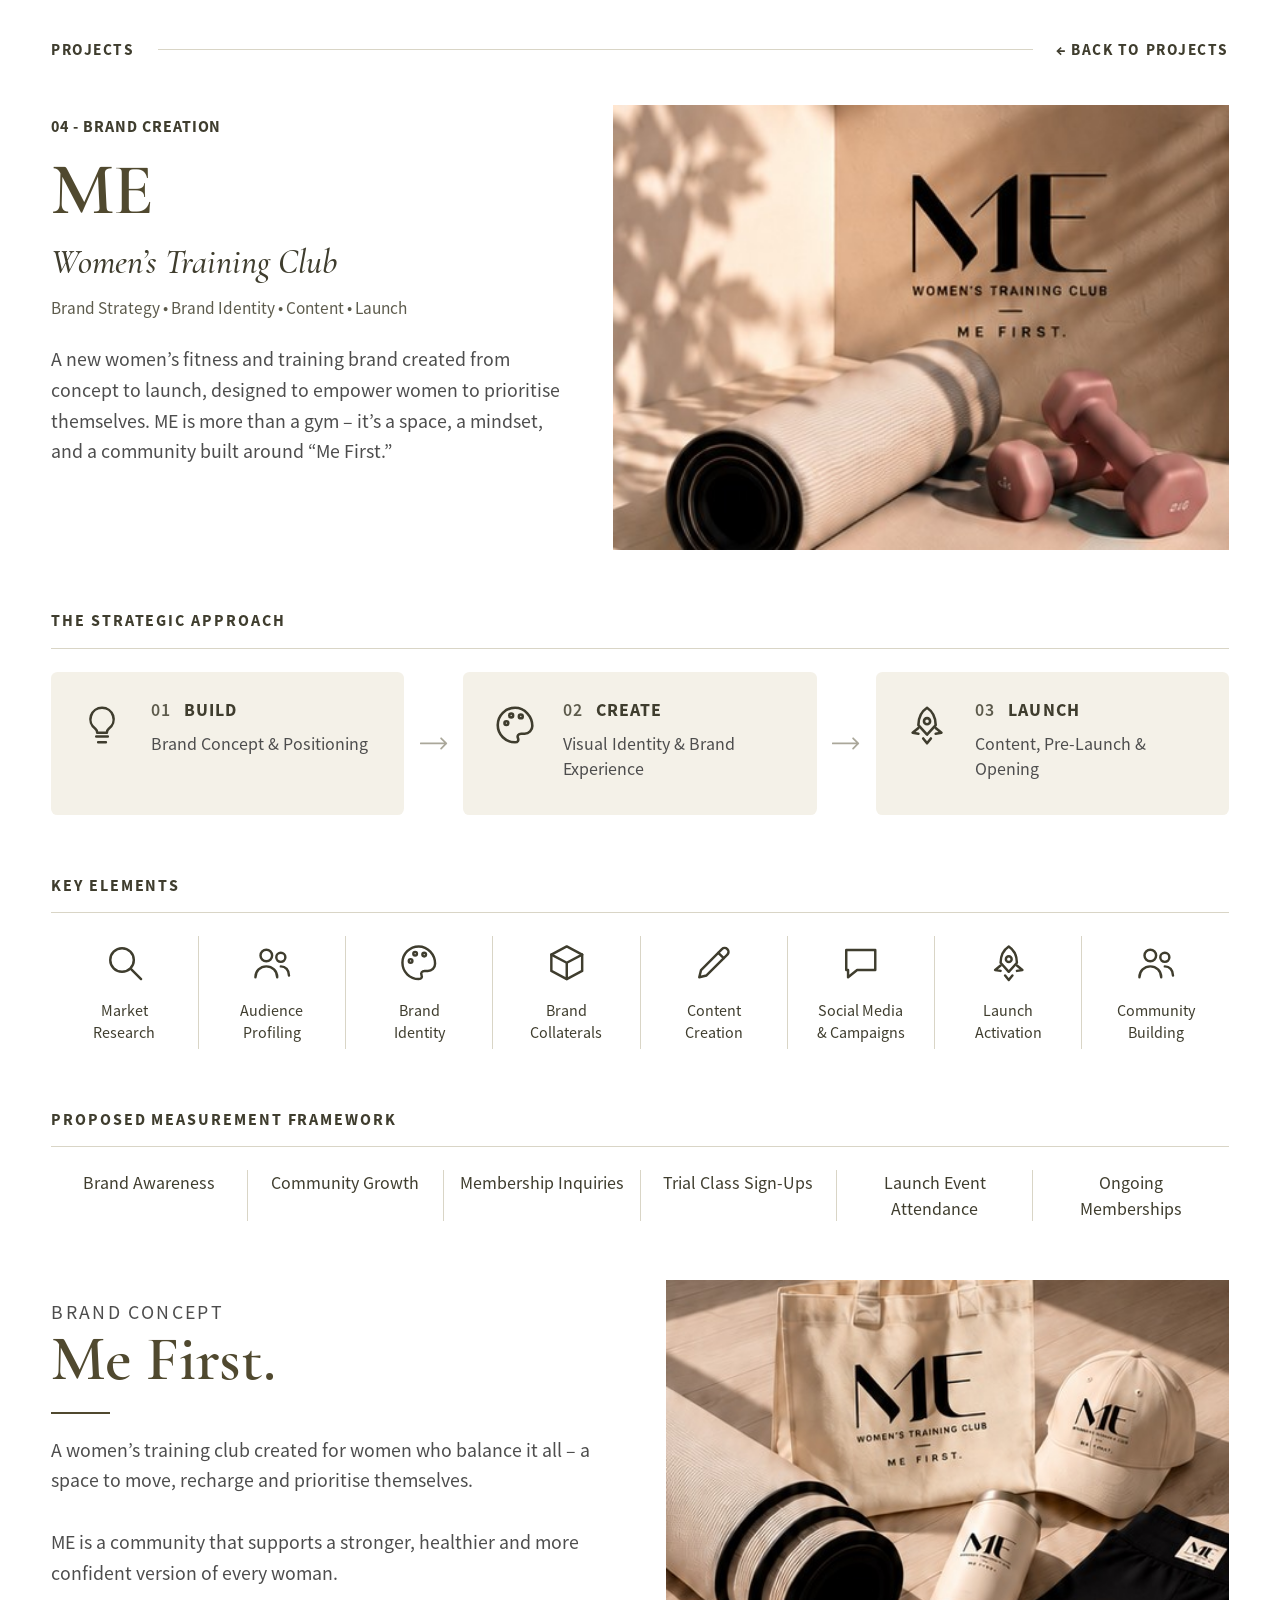
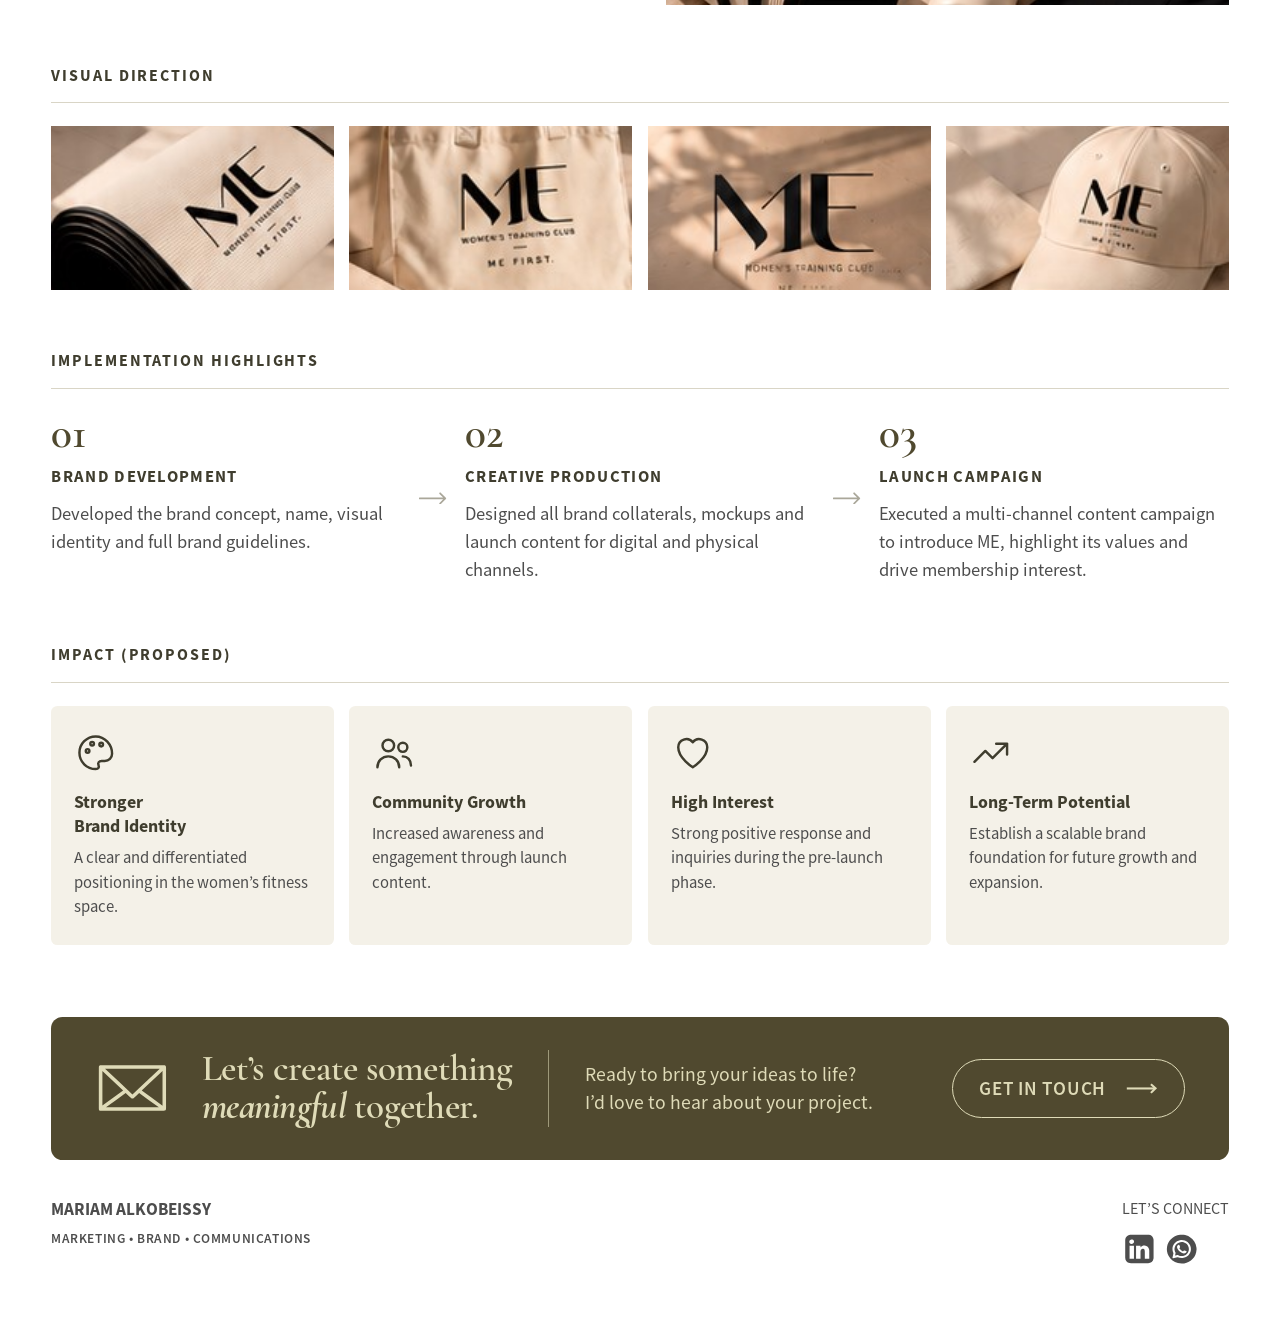
<file: project-me-womens-training-club.html>
<!DOCTYPE html>
<html lang="en">
<head>
  <meta charset="utf-8">
  <meta name="viewport" content="width=device-width, initial-scale=1">
  <meta name="color-scheme" content="light dark">
  <meta name="supported-color-schemes" content="light dark">
  <meta name="theme-color" content="#ffffff">
  <meta name="darkreader-lock">
  <title>ME - Women's Training Club | Mariam Alkobeissy</title>
  <meta name="description" content="Brand creation for ME, a women&rsquo;s fitness and training club: concept, identity, content and launch built around the idea of putting yourself first.">
  <link rel="stylesheet" href="css/styles.css">
  <link rel="stylesheet" href="css/case.css">
</head>
<body>
<svg class="cs-sprite" xmlns="http://www.w3.org/2000/svg" aria-hidden="true" focusable="false"><symbol id="i-search" viewBox="0 0 24 24"><circle cx="10.5" cy="10.5" r="6.5"/><path d="M15.5 15.5L21 21"/></symbol><symbol id="i-users" viewBox="0 0 24 24"><circle cx="9" cy="8" r="3.2"/><path d="M3 20c0-3.5 2.7-6 6-6s6 2.5 6 6"/><circle cx="17" cy="9" r="2.5"/><path d="M17 14c2.6 0 4.5 2 4.5 5"/></symbol><symbol id="i-layers" viewBox="0 0 24 24"><path d="M12 3l9 5-9 5-9-5z"/><path d="M3 12.5l9 5 9-5"/><path d="M3 17l9 5 9-5"/></symbol><symbol id="i-chart" viewBox="0 0 24 24"><path d="M3 21h18"/><path d="M6 21v-8M11 21V4M16 21v-11M21 21v-5"/></symbol><symbol id="i-funnel" viewBox="0 0 24 24"><path d="M3 4h18l-7 8.5V20l-4-2v-5.5z"/></symbol><symbol id="i-database" viewBox="0 0 24 24"><ellipse cx="12" cy="6" rx="7.5" ry="3"/><path d="M4.5 6v12c0 1.7 3.4 3 7.5 3s7.5-1.3 7.5-3V6"/><path d="M4.5 12c0 1.7 3.4 3 7.5 3s7.5-1.3 7.5-3"/></symbol><symbol id="i-target" viewBox="0 0 24 24"><circle cx="12" cy="12" r="9"/><circle cx="12" cy="12" r="5"/><circle cx="12" cy="12" r="1.2"/></symbol><symbol id="i-megaphone" viewBox="0 0 24 24"><path d="M3 10v4h4l8 5V5L7 10z"/><path d="M18.5 9.5a4 4 0 010 5"/></symbol><symbol id="i-heart" viewBox="0 0 24 24"><path d="M12 20s-8-4.9-8-11a4.5 4.5 0 018-2.8A4.5 4.5 0 0120 9c0 6.1-8 11-8 11z"/></symbol><symbol id="i-calendar" viewBox="0 0 24 24"><rect x="3.5" y="5" width="17" height="15.5" rx="2"/><path d="M3.5 10h17M8 3v4M16 3v4"/></symbol><symbol id="i-mail" viewBox="0 0 24 24"><rect x="3" y="5.5" width="18" height="13" rx="2"/><path d="M3.5 7l8.5 6.5L20.5 7"/></symbol><symbol id="i-star" viewBox="0 0 24 24"><path d="M12 3l2.7 5.6 6.1.8-4.5 4.2 1.1 6.1L12 16.8 6.6 19.7l1.1-6.1L3.2 9.4l6.1-.8z"/></symbol><symbol id="i-trophy" viewBox="0 0 24 24"><path d="M8 4h8v6a4 4 0 01-8 0z"/><path d="M8 6H4v1.5A3.5 3.5 0 007.5 11M16 6h4v1.5a3.5 3.5 0 01-3.5 3.5M12 14v4M8 21h8M9.5 18h5"/></symbol><symbol id="i-flag" viewBox="0 0 24 24"><path d="M5 21V4M5 4h12l-2.5 4 2.5 4H5"/></symbol><symbol id="i-palette" viewBox="0 0 24 24"><path d="M12 3a9 9 0 100 18c1.5 0 2-1 1.5-2.2-.5-1.3.3-2.3 1.7-2.3H17a4 4 0 004-4c0-5-4-9.5-9-9.5z"/><circle cx="7.5" cy="11" r="1"/><circle cx="10" cy="7" r="1"/><circle cx="15" cy="7.5" r="1"/></symbol><symbol id="i-camera" viewBox="0 0 24 24"><path d="M4 8h3.5L9 5.5h6L16.5 8H20a1 1 0 011 1v9a1 1 0 01-1 1H4a1 1 0 01-1-1V9a1 1 0 011-1z"/><circle cx="12" cy="13" r="3.5"/></symbol><symbol id="i-pen" viewBox="0 0 24 24"><path d="M4 20l1-4L16.5 4.5a2 2 0 013 3L8 19z"/><path d="M14.5 6.5l3 3"/></symbol><symbol id="i-chat" viewBox="0 0 24 24"><path d="M4 5h16v11H10l-5 4v-4H4z"/></symbol><symbol id="i-box" viewBox="0 0 24 24"><path d="M12 3l8.5 4.5v9L12 21l-8.5-4.5v-9z"/><path d="M3.5 7.5L12 12l8.5-4.5M12 12v9"/></symbol><symbol id="i-cup" viewBox="0 0 24 24"><path d="M4 8h13v6a5 5 0 01-5 5H9a5 5 0 01-5-5z"/><path d="M17 9.5h1.5a2.5 2.5 0 010 5H17M8 3v2M12 3v2"/></symbol><symbol id="i-bank" viewBox="0 0 24 24"><path d="M3 9.5L12 4l9 5.5M5.5 10.5v7M9.8 10.5v7M14.2 10.5v7M18.5 10.5v7M3 20.5h18"/></symbol><symbol id="i-cap" viewBox="0 0 24 24"><path d="M2 9l10-5 10 5-10 5z"/><path d="M6 11.5V16c0 1.5 3 3 6 3s6-1.5 6-3v-4.5M22 9v6"/></symbol><symbol id="i-mic" viewBox="0 0 24 24"><rect x="9" y="3" width="6" height="11" rx="3"/><path d="M5.5 11a6.5 6.5 0 0013 0M12 17.5V21M8.5 21h7"/></symbol><symbol id="i-rocket" viewBox="0 0 24 24"><path d="M12 3c3 2 4.5 5 4.5 9L12 17l-4.5-5C7.5 8 9 5 12 3z"/><circle cx="12" cy="10" r="1.6"/><path d="M7.5 13.5L4.5 16l3 .5M16.5 13.5l3 2.5-3 .5M10 19l2 2.5 2-2.5"/></symbol><symbol id="i-eye" viewBox="0 0 24 24"><path d="M2 12s3.7-7 10-7 10 7 10 7-3.7 7-10 7S2 12 2 12z"/><circle cx="12" cy="12" r="3"/></symbol><symbol id="i-trend" viewBox="0 0 24 24"><path d="M3 17l6-6 4 4 8-8M15 7h6v6"/></symbol><symbol id="i-bulb" viewBox="0 0 24 24"><path d="M9 18h6M10 21h4M12 3a6 6 0 00-3.5 10.9c.6.5 1 1.2 1 2.1h5c0-.9.4-1.6 1-2.1A6 6 0 0012 3z"/></symbol><symbol id="i-crown" viewBox="0 0 24 24"><path d="M3 8l4.5 4L12 5l4.5 7L21 8l-2 11H5z"/></symbol><symbol id="i-pin" viewBox="0 0 24 24"><path d="M12 21s-7-6.2-7-11.5a7 7 0 0114 0C19 14.8 12 21 12 21z"/><circle cx="12" cy="9.5" r="2.5"/></symbol><symbol id="i-doc" viewBox="0 0 24 24"><path d="M6 3h9l4 4v14H6z"/><path d="M14.5 3v4.5H19M9 12h7M9 16h7"/></symbol><symbol id="i-print" viewBox="0 0 24 24"><rect x="4" y="9" width="16" height="8" rx="1.5"/><path d="M7 9V4h10v5M7 14h10v6H7z"/></symbol><symbol id="i-link" viewBox="0 0 24 24"><path d="M10 14a4 4 0 005.7 0l3-3a4 4 0 00-5.7-5.7l-1 1M14 10a4 4 0 00-5.7 0l-3 3a4 4 0 005.7 5.7l1-1"/></symbol><symbol id="i-spot" viewBox="0 0 24 24"><path d="M3 20h18M6 20V9h12v11"/><path d="M12 9V4M8 4h8"/><path d="M9.5 14.5h5"/></symbol><symbol id="i-check" viewBox="0 0 24 24"><circle cx="12" cy="12" r="9"/><path d="M8 12.3l2.8 2.8L16.3 9.5"/></symbol><symbol id="i-globe" viewBox="0 0 24 24"><circle cx="12" cy="12" r="9"/><path d="M3 12h18M12 3c3 3 3 15 0 18M12 3c-3 3-3 15 0 18"/></symbol></svg>
<main class="cs" style="--accent:#50492f;--box:#f4f1e8;--bg:#ffffff">

  <div class="cs-top"><span>PROJECTS</span><span class="cs-top__rule"></span><a class="cs-top__back" href="projects.html">&larr; BACK TO PROJECTS</a></div>

  <header class="cs-hero">
    <div>
      <p class="cs-kicker">04 - BRAND CREATION</p>
      <h1 class="cs-title">ME</h1>
      <p class="cs-subtitle cs-subtitle--serif">Women&rsquo;s Training Club</p>
      <p class="cs-tags">Brand Strategy &bull; Brand Identity &bull; Content &bull; Launch</p>
      <p class="cs-intro">A new women&rsquo;s fitness and training brand created from concept to launch, designed to empower women to prioritise themselves. ME is more than a gym &ndash; it&rsquo;s a space, a mindset, and a community built around &ldquo;Me First.&rdquo;</p>
    </div>
    <figure class="cs-hero__media"><img src="assets/img/cs/me-womens-training-club-hero.jpg" alt="ME Women's Training Club branding"></figure>
  </header>
<section class="cs-section"><h2 class="cs-h">The Strategic Approach</h2><div class="cs-approach"><div class="cs-step"><svg class="ico" viewBox="0 0 24 24" aria-hidden="true"><use href="#i-bulb"/></svg><div><h3 class="cs-step__title"><span>01</span>BUILD</h3><p class="cs-step__text">Brand Concept &amp; Positioning</p></div></div><svg class="ico cs-arrow" viewBox="0 0 22 10" aria-hidden="true"><path d="M0.5 5h20M16.5 1l4 4-4 4"/></svg><div class="cs-step"><svg class="ico" viewBox="0 0 24 24" aria-hidden="true"><use href="#i-palette"/></svg><div><h3 class="cs-step__title"><span>02</span>CREATE</h3><p class="cs-step__text">Visual Identity &amp; Brand Experience</p></div></div><svg class="ico cs-arrow" viewBox="0 0 22 10" aria-hidden="true"><path d="M0.5 5h20M16.5 1l4 4-4 4"/></svg><div class="cs-step"><svg class="ico" viewBox="0 0 24 24" aria-hidden="true"><use href="#i-rocket"/></svg><div><h3 class="cs-step__title"><span>03</span>LAUNCH</h3><p class="cs-step__text">Content, Pre-Launch &amp; Opening</p></div></div></div></section>
<section class="cs-section"><h2 class="cs-h">Key Elements</h2><div class="cs-elements"><div class="cs-element"><svg class="ico" viewBox="0 0 24 24" aria-hidden="true"><use href="#i-search"/></svg><span>Market<br>Research</span></div><div class="cs-element"><svg class="ico" viewBox="0 0 24 24" aria-hidden="true"><use href="#i-users"/></svg><span>Audience<br>Profiling</span></div><div class="cs-element"><svg class="ico" viewBox="0 0 24 24" aria-hidden="true"><use href="#i-palette"/></svg><span>Brand<br>Identity</span></div><div class="cs-element"><svg class="ico" viewBox="0 0 24 24" aria-hidden="true"><use href="#i-box"/></svg><span>Brand<br>Collaterals</span></div><div class="cs-element"><svg class="ico" viewBox="0 0 24 24" aria-hidden="true"><use href="#i-pen"/></svg><span>Content<br>Creation</span></div><div class="cs-element"><svg class="ico" viewBox="0 0 24 24" aria-hidden="true"><use href="#i-chat"/></svg><span>Social Media<br>&amp; Campaigns</span></div><div class="cs-element"><svg class="ico" viewBox="0 0 24 24" aria-hidden="true"><use href="#i-rocket"/></svg><span>Launch<br>Activation</span></div><div class="cs-element"><svg class="ico" viewBox="0 0 24 24" aria-hidden="true"><use href="#i-users"/></svg><span>Community<br>Building</span></div></div></section>
<section class="cs-section"><h2 class="cs-h">Proposed Measurement Framework</h2><div class="cs-measure"><span>Brand Awareness</span><span>Community Growth</span><span>Membership Inquiries</span><span>Trial Class Sign-Ups</span><span>Launch Event Attendance</span><span>Ongoing Memberships</span></div></section>
<section class="cs-section"><div class="cs-concept"><div><p class="cs-concept__label">Brand Concept</p><h3 class="cs-concept__title">Me First.</h3><div class="cs-concept__rule"></div><p>A women&rsquo;s training club created for women who balance it all &ndash; a space to move, recharge and prioritise themselves.<br><br>ME is a community that supports a stronger, healthier and more confident version of every woman.</p></div><figure class="cs-concept__media"><img src="assets/img/cs/me-womens-training-club-concept.jpg" alt="ME Women's Training Club signage and branding"></figure></div></section>
<section class="cs-section"><h2 class="cs-h">Visual Direction</h2><div class="cs-visual" style="grid-template-columns:repeat(4,1fr);--vh:128"><img src="assets/img/cs/me-womens-training-club-vd1.jpg" alt="Brand collateral 1" loading="lazy"><img src="assets/img/cs/me-womens-training-club-vd2.jpg" alt="Brand collateral 2" loading="lazy"><img src="assets/img/cs/me-womens-training-club-vd3.jpg" alt="Brand collateral 3" loading="lazy"><img src="assets/img/cs/me-womens-training-club-vd4.jpg" alt="Brand collateral 4" loading="lazy"></div></section>
<section class="cs-section"><h2 class="cs-h">Implementation Highlights</h2><div class="cs-steps"><div class="cs-impl"><b>01</b><h3>Brand Development</h3><p>Developed the brand concept, name, visual identity and full brand guidelines.</p></div><svg class="ico cs-arrow" viewBox="0 0 22 10" aria-hidden="true"><path d="M0.5 5h20M16.5 1l4 4-4 4"/></svg><div class="cs-impl"><b>02</b><h3>Creative Production</h3><p>Designed all brand collaterals, mockups and launch content for digital and physical channels.</p></div><svg class="ico cs-arrow" viewBox="0 0 22 10" aria-hidden="true"><path d="M0.5 5h20M16.5 1l4 4-4 4"/></svg><div class="cs-impl"><b>03</b><h3>Launch Campaign</h3><p>Executed a multi-channel content campaign to introduce ME, highlight its values and drive membership interest.</p></div></div></section>
<section class="cs-section"><h2 class="cs-h">Impact (Proposed)</h2><div class="cs-impact"><div class="cs-result"><svg class="ico" viewBox="0 0 24 24" aria-hidden="true"><use href="#i-palette"/></svg><h3>Stronger<br>Brand Identity</h3><p>A clear and differentiated positioning in the women&rsquo;s fitness space.</p></div><div class="cs-result"><svg class="ico" viewBox="0 0 24 24" aria-hidden="true"><use href="#i-users"/></svg><h3>Community Growth</h3><p>Increased awareness and engagement through launch content.</p></div><div class="cs-result"><svg class="ico" viewBox="0 0 24 24" aria-hidden="true"><use href="#i-heart"/></svg><h3>High Interest</h3><p>Strong positive response and inquiries during the pre-launch phase.</p></div><div class="cs-result"><svg class="ico" viewBox="0 0 24 24" aria-hidden="true"><use href="#i-trend"/></svg><h3>Long-Term Potential</h3><p>Establish a scalable brand foundation for future growth and expansion.</p></div></div></section>
  <section class="cs-cta" id="contact" aria-label="Contact">
    <img class="cs-cta__envelope" src="assets/icons/envelope.svg" alt="" aria-hidden="true">
    <h2 class="cs-cta__title">Let&rsquo;s create something<br><em>meaningful</em> together.</h2>
    <div class="cs-cta__divider"></div>
    <p class="cs-cta__text">Ready to bring your ideas to life?<br>I&rsquo;d love to hear about your project.</p>
    <a class="cs-cta__button" href="https://wa.me/97433789691" target="_blank" rel="noopener">GET IN TOUCH<img src="assets/icons/arrow-cta.svg" alt="" aria-hidden="true"></a>
  </section>

  <footer class="cs-footer">
    <div>
      <p class="cs-footer__name">MARIAM ALKOBEISSY</p>
      <p class="cs-footer__tagline">MARKETING &bull; BRAND &bull; COMMUNICATIONS</p>
    </div>
    <div>
      <p class="cs-footer__connect">LET&rsquo;S CONNECT</p>
      <div class="cs-footer__social">
        <a href="https://www.linkedin.com/in/mariam-alkobeissy-1594118a/" target="_blank" rel="noopener" aria-label="LinkedIn"><img src="assets/icons/social-linkedin.svg" alt=""></a>
        <a href="https://wa.me/97433789691" target="_blank" rel="noopener" aria-label="WhatsApp"><img src="assets/icons/social-whatsapp.svg" alt=""></a>
      </div>
    </div>
  </footer>
</main>
</body>
</html>
</file>
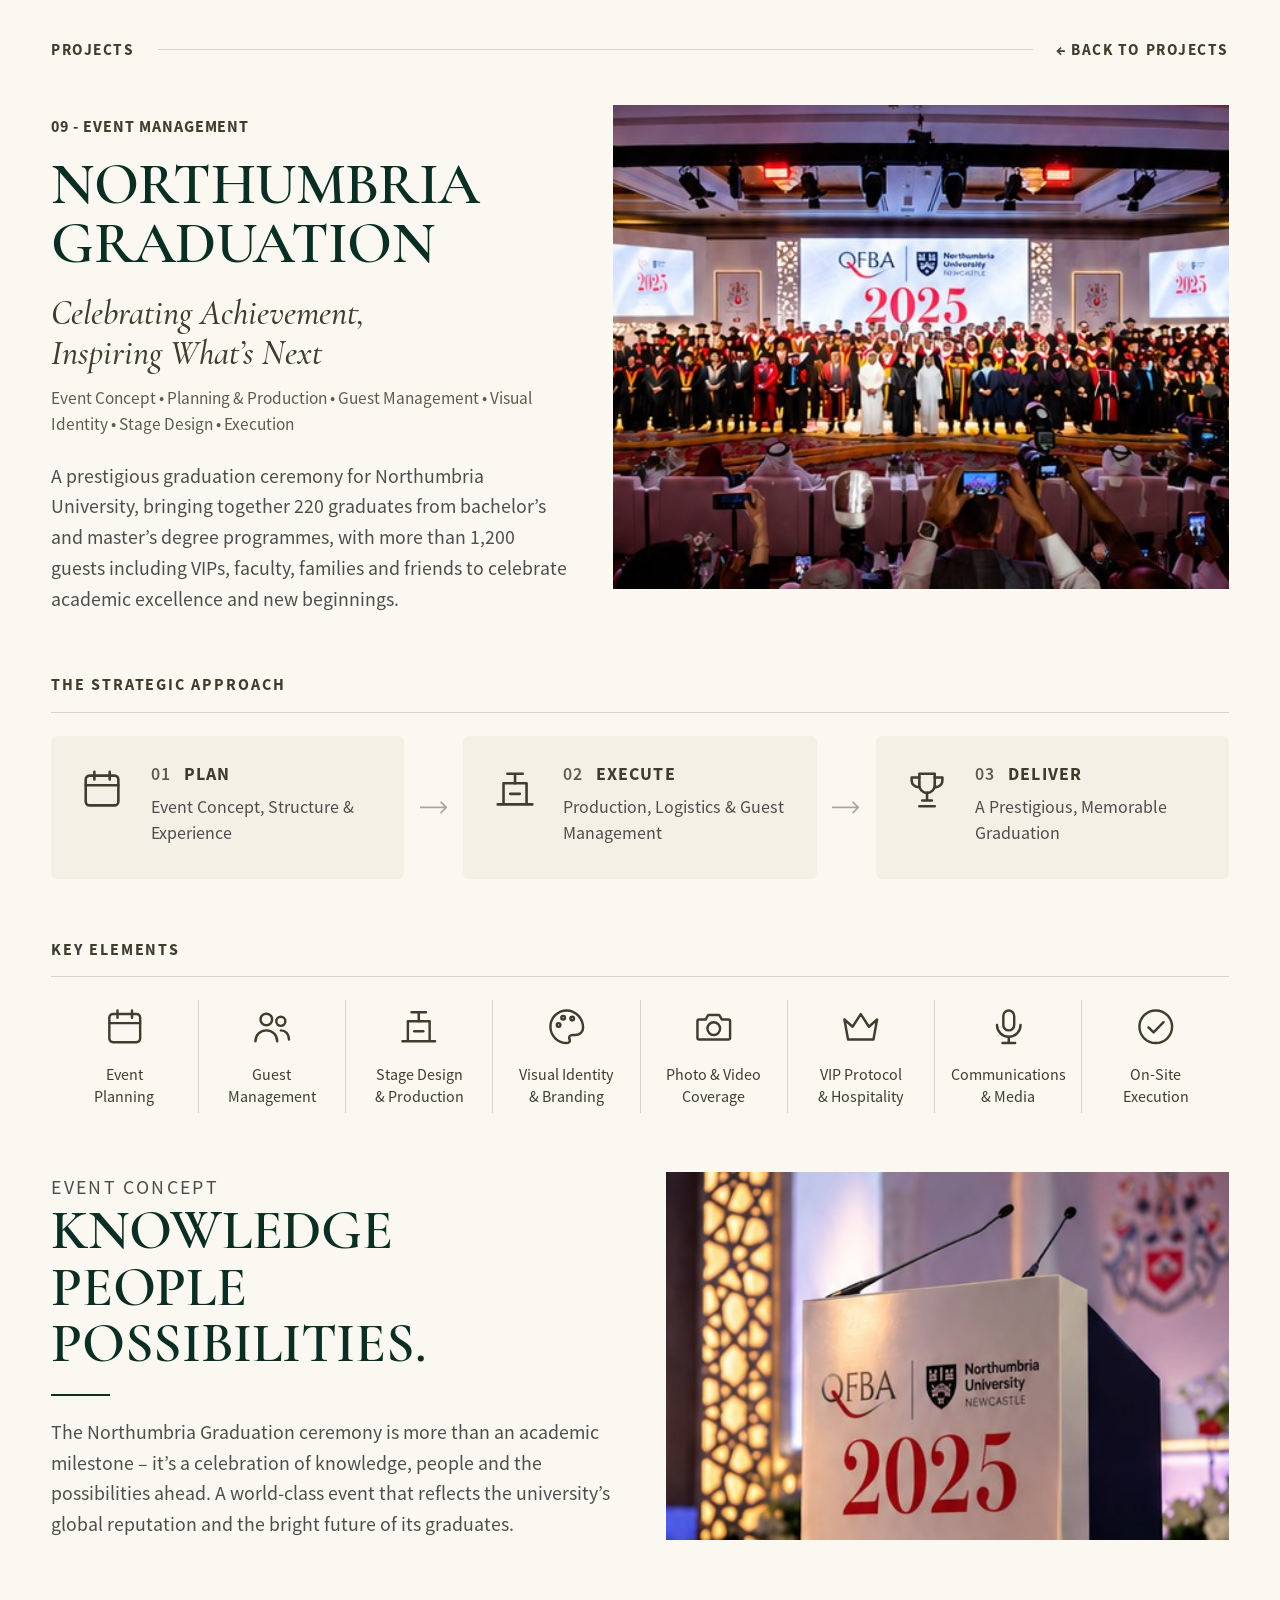
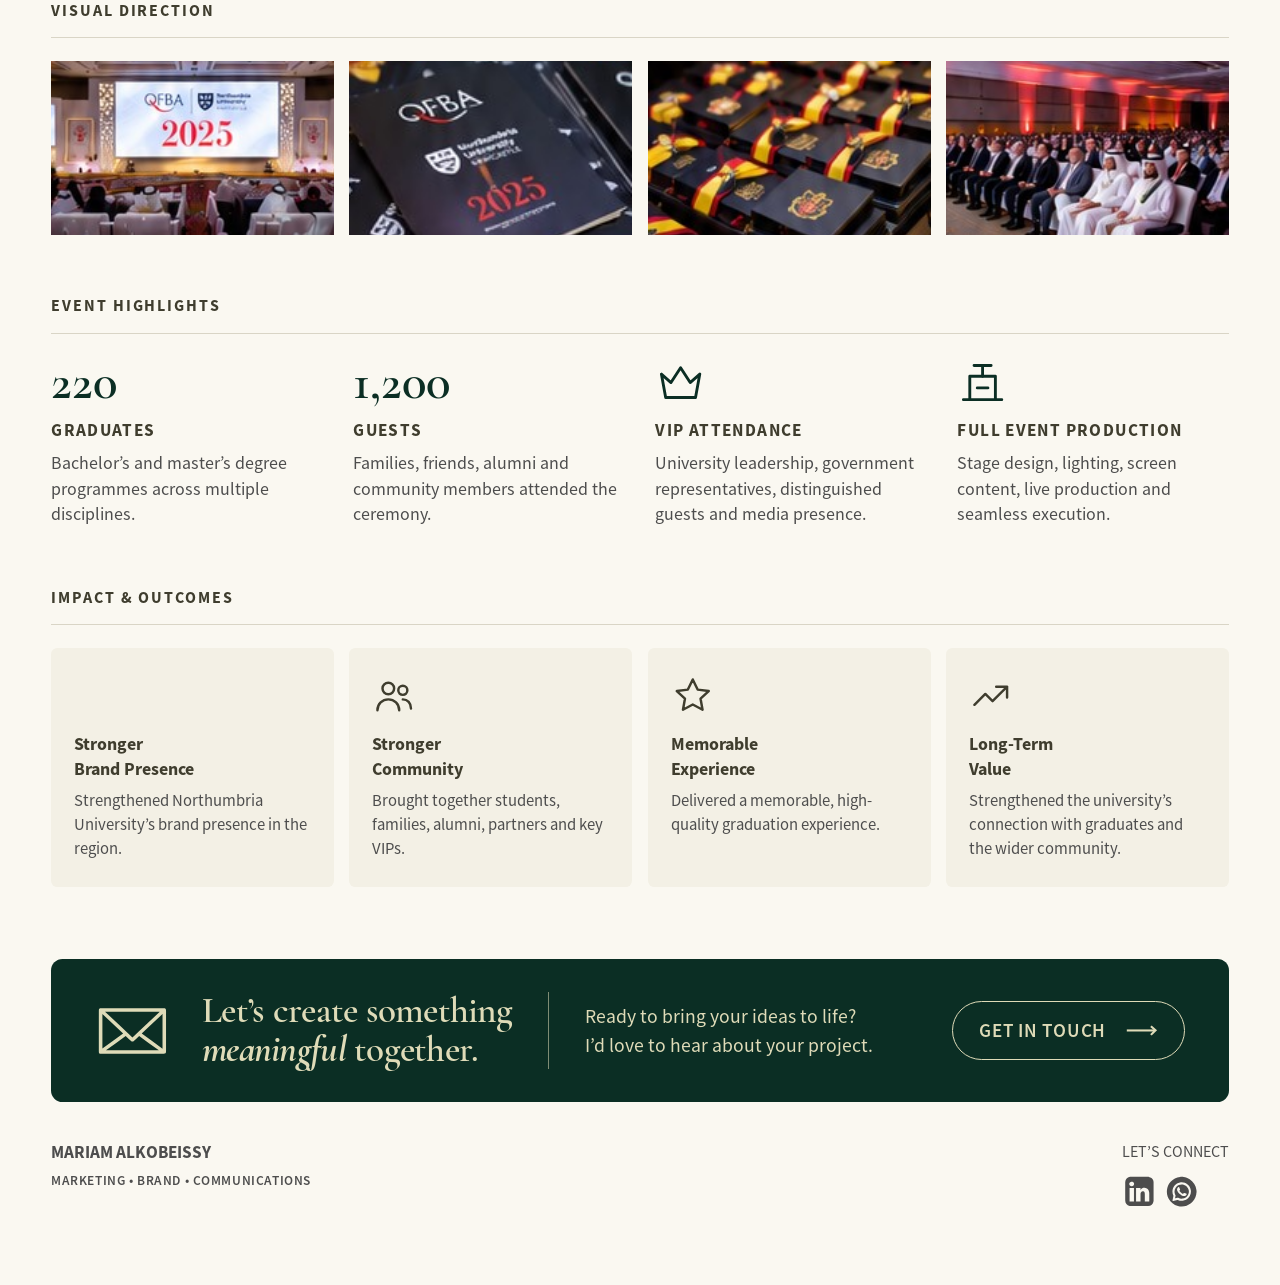
<file: project-northumbria-graduation.html>
<!DOCTYPE html>
<html lang="en">
<head>
  <meta charset="utf-8">
  <meta name="viewport" content="width=device-width, initial-scale=1">
  <meta name="color-scheme" content="light dark">
  <meta name="supported-color-schemes" content="light dark">
  <meta name="theme-color" content="#ffffff">
  <meta name="darkreader-lock">
  <title>Northumbria Graduation &amp; Programme Launch | Mariam Alkobeissy</title>
  <meta name="description" content="Event management for the Northumbria University graduation ceremony: concept, production, guest management and execution for 220 graduates and 1,200 guests.">
  <link rel="stylesheet" href="css/styles.css">
  <link rel="stylesheet" href="css/case.css">
</head>
<body>
<svg class="cs-sprite" xmlns="http://www.w3.org/2000/svg" aria-hidden="true" focusable="false"><symbol id="i-search" viewBox="0 0 24 24"><circle cx="10.5" cy="10.5" r="6.5"/><path d="M15.5 15.5L21 21"/></symbol><symbol id="i-users" viewBox="0 0 24 24"><circle cx="9" cy="8" r="3.2"/><path d="M3 20c0-3.5 2.7-6 6-6s6 2.5 6 6"/><circle cx="17" cy="9" r="2.5"/><path d="M17 14c2.6 0 4.5 2 4.5 5"/></symbol><symbol id="i-layers" viewBox="0 0 24 24"><path d="M12 3l9 5-9 5-9-5z"/><path d="M3 12.5l9 5 9-5"/><path d="M3 17l9 5 9-5"/></symbol><symbol id="i-chart" viewBox="0 0 24 24"><path d="M3 21h18"/><path d="M6 21v-8M11 21V4M16 21v-11M21 21v-5"/></symbol><symbol id="i-funnel" viewBox="0 0 24 24"><path d="M3 4h18l-7 8.5V20l-4-2v-5.5z"/></symbol><symbol id="i-database" viewBox="0 0 24 24"><ellipse cx="12" cy="6" rx="7.5" ry="3"/><path d="M4.5 6v12c0 1.7 3.4 3 7.5 3s7.5-1.3 7.5-3V6"/><path d="M4.5 12c0 1.7 3.4 3 7.5 3s7.5-1.3 7.5-3"/></symbol><symbol id="i-target" viewBox="0 0 24 24"><circle cx="12" cy="12" r="9"/><circle cx="12" cy="12" r="5"/><circle cx="12" cy="12" r="1.2"/></symbol><symbol id="i-megaphone" viewBox="0 0 24 24"><path d="M3 10v4h4l8 5V5L7 10z"/><path d="M18.5 9.5a4 4 0 010 5"/></symbol><symbol id="i-heart" viewBox="0 0 24 24"><path d="M12 20s-8-4.9-8-11a4.5 4.5 0 018-2.8A4.5 4.5 0 0120 9c0 6.1-8 11-8 11z"/></symbol><symbol id="i-calendar" viewBox="0 0 24 24"><rect x="3.5" y="5" width="17" height="15.5" rx="2"/><path d="M3.5 10h17M8 3v4M16 3v4"/></symbol><symbol id="i-mail" viewBox="0 0 24 24"><rect x="3" y="5.5" width="18" height="13" rx="2"/><path d="M3.5 7l8.5 6.5L20.5 7"/></symbol><symbol id="i-star" viewBox="0 0 24 24"><path d="M12 3l2.7 5.6 6.1.8-4.5 4.2 1.1 6.1L12 16.8 6.6 19.7l1.1-6.1L3.2 9.4l6.1-.8z"/></symbol><symbol id="i-trophy" viewBox="0 0 24 24"><path d="M8 4h8v6a4 4 0 01-8 0z"/><path d="M8 6H4v1.5A3.5 3.5 0 007.5 11M16 6h4v1.5a3.5 3.5 0 01-3.5 3.5M12 14v4M8 21h8M9.5 18h5"/></symbol><symbol id="i-flag" viewBox="0 0 24 24"><path d="M5 21V4M5 4h12l-2.5 4 2.5 4H5"/></symbol><symbol id="i-palette" viewBox="0 0 24 24"><path d="M12 3a9 9 0 100 18c1.5 0 2-1 1.5-2.2-.5-1.3.3-2.3 1.7-2.3H17a4 4 0 004-4c0-5-4-9.5-9-9.5z"/><circle cx="7.5" cy="11" r="1"/><circle cx="10" cy="7" r="1"/><circle cx="15" cy="7.5" r="1"/></symbol><symbol id="i-camera" viewBox="0 0 24 24"><path d="M4 8h3.5L9 5.5h6L16.5 8H20a1 1 0 011 1v9a1 1 0 01-1 1H4a1 1 0 01-1-1V9a1 1 0 011-1z"/><circle cx="12" cy="13" r="3.5"/></symbol><symbol id="i-pen" viewBox="0 0 24 24"><path d="M4 20l1-4L16.5 4.5a2 2 0 013 3L8 19z"/><path d="M14.5 6.5l3 3"/></symbol><symbol id="i-chat" viewBox="0 0 24 24"><path d="M4 5h16v11H10l-5 4v-4H4z"/></symbol><symbol id="i-box" viewBox="0 0 24 24"><path d="M12 3l8.5 4.5v9L12 21l-8.5-4.5v-9z"/><path d="M3.5 7.5L12 12l8.5-4.5M12 12v9"/></symbol><symbol id="i-cup" viewBox="0 0 24 24"><path d="M4 8h13v6a5 5 0 01-5 5H9a5 5 0 01-5-5z"/><path d="M17 9.5h1.5a2.5 2.5 0 010 5H17M8 3v2M12 3v2"/></symbol><symbol id="i-bank" viewBox="0 0 24 24"><path d="M3 9.5L12 4l9 5.5M5.5 10.5v7M9.8 10.5v7M14.2 10.5v7M18.5 10.5v7M3 20.5h18"/></symbol><symbol id="i-cap" viewBox="0 0 24 24"><path d="M2 9l10-5 10 5-10 5z"/><path d="M6 11.5V16c0 1.5 3 3 6 3s6-1.5 6-3v-4.5M22 9v6"/></symbol><symbol id="i-mic" viewBox="0 0 24 24"><rect x="9" y="3" width="6" height="11" rx="3"/><path d="M5.5 11a6.5 6.5 0 0013 0M12 17.5V21M8.5 21h7"/></symbol><symbol id="i-rocket" viewBox="0 0 24 24"><path d="M12 3c3 2 4.5 5 4.5 9L12 17l-4.5-5C7.5 8 9 5 12 3z"/><circle cx="12" cy="10" r="1.6"/><path d="M7.5 13.5L4.5 16l3 .5M16.5 13.5l3 2.5-3 .5M10 19l2 2.5 2-2.5"/></symbol><symbol id="i-eye" viewBox="0 0 24 24"><path d="M2 12s3.7-7 10-7 10 7 10 7-3.7 7-10 7S2 12 2 12z"/><circle cx="12" cy="12" r="3"/></symbol><symbol id="i-trend" viewBox="0 0 24 24"><path d="M3 17l6-6 4 4 8-8M15 7h6v6"/></symbol><symbol id="i-bulb" viewBox="0 0 24 24"><path d="M9 18h6M10 21h4M12 3a6 6 0 00-3.5 10.9c.6.5 1 1.2 1 2.1h5c0-.9.4-1.6 1-2.1A6 6 0 0012 3z"/></symbol><symbol id="i-crown" viewBox="0 0 24 24"><path d="M3 8l4.5 4L12 5l4.5 7L21 8l-2 11H5z"/></symbol><symbol id="i-pin" viewBox="0 0 24 24"><path d="M12 21s-7-6.2-7-11.5a7 7 0 0114 0C19 14.8 12 21 12 21z"/><circle cx="12" cy="9.5" r="2.5"/></symbol><symbol id="i-doc" viewBox="0 0 24 24"><path d="M6 3h9l4 4v14H6z"/><path d="M14.5 3v4.5H19M9 12h7M9 16h7"/></symbol><symbol id="i-print" viewBox="0 0 24 24"><rect x="4" y="9" width="16" height="8" rx="1.5"/><path d="M7 9V4h10v5M7 14h10v6H7z"/></symbol><symbol id="i-link" viewBox="0 0 24 24"><path d="M10 14a4 4 0 005.7 0l3-3a4 4 0 00-5.7-5.7l-1 1M14 10a4 4 0 00-5.7 0l-3 3a4 4 0 005.7 5.7l1-1"/></symbol><symbol id="i-spot" viewBox="0 0 24 24"><path d="M3 20h18M6 20V9h12v11"/><path d="M12 9V4M8 4h8"/><path d="M9.5 14.5h5"/></symbol><symbol id="i-check" viewBox="0 0 24 24"><circle cx="12" cy="12" r="9"/><path d="M8 12.3l2.8 2.8L16.3 9.5"/></symbol><symbol id="i-globe" viewBox="0 0 24 24"><circle cx="12" cy="12" r="9"/><path d="M3 12h18M12 3c3 3 3 15 0 18M12 3c-3 3-3 15 0 18"/></symbol></svg>
<main class="cs" style="--accent:#0b2e24;--box:#f3f0e5;--bg:#faf8f1">

  <div class="cs-top"><span>PROJECTS</span><span class="cs-top__rule"></span><a class="cs-top__back" href="projects.html">&larr; BACK TO PROJECTS</a></div>

  <header class="cs-hero">
    <div>
      <p class="cs-kicker">09 - EVENT MANAGEMENT</p>
      <h1 class="cs-title cs-title--long">NORTHUMBRIA<br>GRADUATION</h1>
      <p class="cs-subtitle cs-subtitle--serif">Celebrating Achievement,<br>Inspiring What&rsquo;s Next</p>
      <p class="cs-tags">Event Concept &bull; Planning &amp; Production &bull; Guest Management &bull; Visual Identity &bull; Stage Design &bull; Execution</p>
      <p class="cs-intro">A prestigious graduation ceremony for Northumbria University, bringing together 220 graduates from bachelor&rsquo;s and master&rsquo;s degree programmes, with more than 1,200 guests including VIPs, faculty, families and friends to celebrate academic excellence and new beginnings.</p>
    </div>
    <figure class="cs-hero__media"><img src="assets/img/cs/northumbria-graduation-hero.jpg" alt="Northumbria University graduation ceremony"></figure>
  </header>
<section class="cs-section"><h2 class="cs-h">The Strategic Approach</h2><div class="cs-approach"><div class="cs-step"><svg class="ico" viewBox="0 0 24 24" aria-hidden="true"><use href="#i-calendar"/></svg><div><h3 class="cs-step__title"><span>01</span>PLAN</h3><p class="cs-step__text">Event Concept, Structure &amp; Experience</p></div></div><svg class="ico cs-arrow" viewBox="0 0 22 10" aria-hidden="true"><path d="M0.5 5h20M16.5 1l4 4-4 4"/></svg><div class="cs-step"><svg class="ico" viewBox="0 0 24 24" aria-hidden="true"><use href="#i-spot"/></svg><div><h3 class="cs-step__title"><span>02</span>EXECUTE</h3><p class="cs-step__text">Production, Logistics &amp; Guest Management</p></div></div><svg class="ico cs-arrow" viewBox="0 0 22 10" aria-hidden="true"><path d="M0.5 5h20M16.5 1l4 4-4 4"/></svg><div class="cs-step"><svg class="ico" viewBox="0 0 24 24" aria-hidden="true"><use href="#i-trophy"/></svg><div><h3 class="cs-step__title"><span>03</span>DELIVER</h3><p class="cs-step__text">A Prestigious, Memorable Graduation</p></div></div></div></section>
<section class="cs-section"><h2 class="cs-h">Key Elements</h2><div class="cs-elements"><div class="cs-element"><svg class="ico" viewBox="0 0 24 24" aria-hidden="true"><use href="#i-calendar"/></svg><span>Event<br>Planning</span></div><div class="cs-element"><svg class="ico" viewBox="0 0 24 24" aria-hidden="true"><use href="#i-users"/></svg><span>Guest<br>Management</span></div><div class="cs-element"><svg class="ico" viewBox="0 0 24 24" aria-hidden="true"><use href="#i-spot"/></svg><span>Stage Design<br>&amp; Production</span></div><div class="cs-element"><svg class="ico" viewBox="0 0 24 24" aria-hidden="true"><use href="#i-palette"/></svg><span>Visual Identity<br>&amp; Branding</span></div><div class="cs-element"><svg class="ico" viewBox="0 0 24 24" aria-hidden="true"><use href="#i-camera"/></svg><span>Photo &amp; Video<br>Coverage</span></div><div class="cs-element"><svg class="ico" viewBox="0 0 24 24" aria-hidden="true"><use href="#i-crown"/></svg><span>VIP Protocol<br>&amp; Hospitality</span></div><div class="cs-element"><svg class="ico" viewBox="0 0 24 24" aria-hidden="true"><use href="#i-mic"/></svg><span>Communications<br>&amp; Media</span></div><div class="cs-element"><svg class="ico" viewBox="0 0 24 24" aria-hidden="true"><use href="#i-check"/></svg><span>On-Site<br>Execution</span></div></div></section>
<section class="cs-section"><div class="cs-concept"><div><p class="cs-concept__label">Event Concept</p><h3 class="cs-concept__title cs-concept__title--caps">KNOWLEDGE<br>PEOPLE<br>POSSIBILITIES.</h3><div class="cs-concept__rule"></div><p>The Northumbria Graduation ceremony is more than an academic milestone &ndash; it&rsquo;s a celebration of knowledge, people and the possibilities ahead. A world-class event that reflects the university&rsquo;s global reputation and the bright future of its graduates.</p></div><figure class="cs-concept__media"><img src="assets/img/cs/northumbria-graduation-concept.jpg" alt="Northumbria graduation stage branding"></figure></div></section>
<section class="cs-section"><h2 class="cs-h">Visual Direction</h2><div class="cs-visual" style="grid-template-columns:repeat(4,1fr);--vh:136"><img src="assets/img/cs/northumbria-graduation-vd1.jpg" alt="Graduation moment 1" loading="lazy"><img src="assets/img/cs/northumbria-graduation-vd2.jpg" alt="Graduation moment 2" loading="lazy"><img src="assets/img/cs/northumbria-graduation-vd3.jpg" alt="Graduation moment 3" loading="lazy"><img src="assets/img/cs/northumbria-graduation-vd4.jpg" alt="Graduation moment 4" loading="lazy"></div></section>
<section class="cs-section"><h2 class="cs-h">Event Highlights</h2><div class="cs-highlights"><div class="cs-highlight"><b>220</b><h3>Graduates</h3><p>Bachelor&rsquo;s and master&rsquo;s degree programmes across multiple disciplines.</p></div><div class="cs-highlight"><b>1,200</b><h3>Guests</h3><p>Families, friends, alumni and community members attended the ceremony.</p></div><div class="cs-highlight"><svg class="ico" viewBox="0 0 24 24" aria-hidden="true"><use href="#i-crown"/></svg><h3>VIP Attendance</h3><p>University leadership, government representatives, distinguished guests and media presence.</p></div><div class="cs-highlight"><svg class="ico" viewBox="0 0 24 24" aria-hidden="true"><use href="#i-spot"/></svg><h3>Full Event Production</h3><p>Stage design, lighting, screen content, live production and seamless execution.</p></div></div></section>
<section class="cs-section"><h2 class="cs-h">Impact &amp; Outcomes</h2><div class="cs-impact"><div class="cs-result"><svg class="ico" viewBox="0 0 24 24" aria-hidden="true"><use href="#i-building"/></svg><h3>Stronger<br>Brand Presence</h3><p>Strengthened Northumbria University&rsquo;s brand presence in the region.</p></div><div class="cs-result"><svg class="ico" viewBox="0 0 24 24" aria-hidden="true"><use href="#i-users"/></svg><h3>Stronger<br>Community</h3><p>Brought together students, families, alumni, partners and key VIPs.</p></div><div class="cs-result"><svg class="ico" viewBox="0 0 24 24" aria-hidden="true"><use href="#i-star"/></svg><h3>Memorable<br>Experience</h3><p>Delivered a memorable, high-quality graduation experience.</p></div><div class="cs-result"><svg class="ico" viewBox="0 0 24 24" aria-hidden="true"><use href="#i-trend"/></svg><h3>Long-Term<br>Value</h3><p>Strengthened the university&rsquo;s connection with graduates and the wider community.</p></div></div></section>
  <section class="cs-cta" id="contact" aria-label="Contact">
    <img class="cs-cta__envelope" src="assets/icons/envelope.svg" alt="" aria-hidden="true">
    <h2 class="cs-cta__title">Let&rsquo;s create something<br><em>meaningful</em> together.</h2>
    <div class="cs-cta__divider"></div>
    <p class="cs-cta__text">Ready to bring your ideas to life?<br>I&rsquo;d love to hear about your project.</p>
    <a class="cs-cta__button" href="https://wa.me/97433789691" target="_blank" rel="noopener">GET IN TOUCH<img src="assets/icons/arrow-cta.svg" alt="" aria-hidden="true"></a>
  </section>

  <footer class="cs-footer">
    <div>
      <p class="cs-footer__name">MARIAM ALKOBEISSY</p>
      <p class="cs-footer__tagline">MARKETING &bull; BRAND &bull; COMMUNICATIONS</p>
    </div>
    <div>
      <p class="cs-footer__connect">LET&rsquo;S CONNECT</p>
      <div class="cs-footer__social">
        <a href="https://www.linkedin.com/in/mariam-alkobeissy-1594118a/" target="_blank" rel="noopener" aria-label="LinkedIn"><img src="assets/icons/social-linkedin.svg" alt=""></a>
        <a href="https://wa.me/97433789691" target="_blank" rel="noopener" aria-label="WhatsApp"><img src="assets/icons/social-whatsapp.svg" alt=""></a>
      </div>
    </div>
  </footer>
</main>
</body>
</html>
</file>
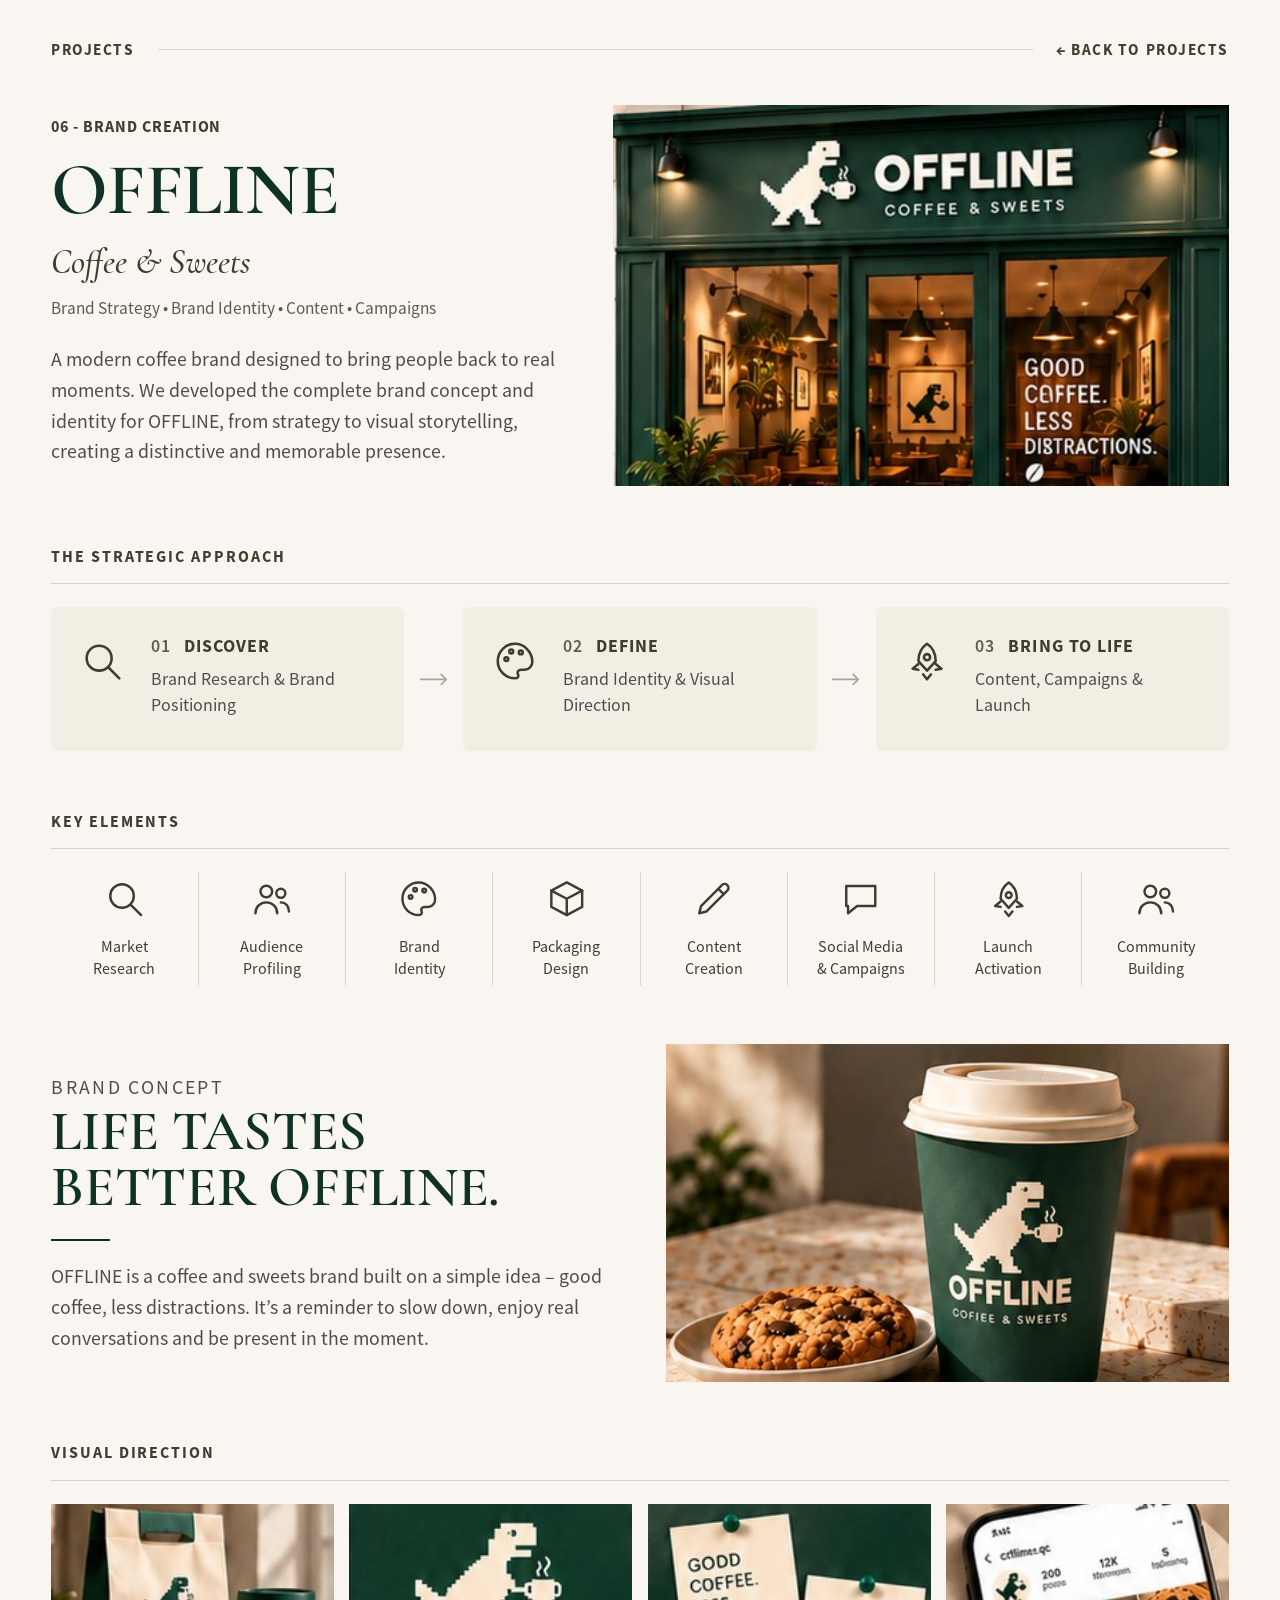
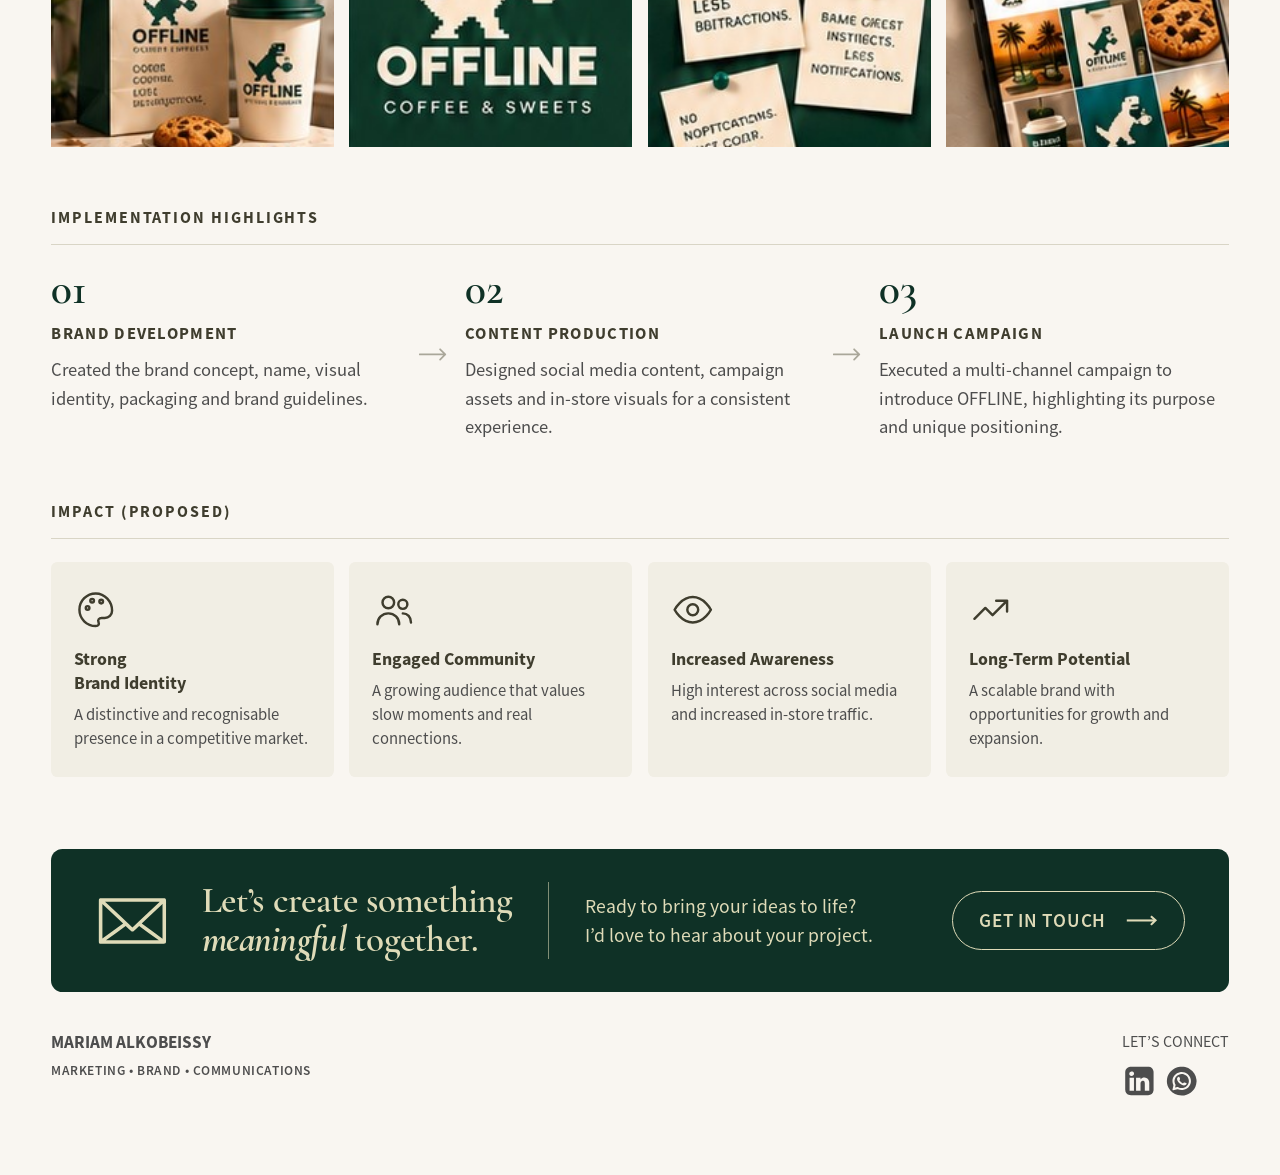
<file: project-offline-coffee-sweets.html>
<!DOCTYPE html>
<html lang="en">
<head>
  <meta charset="utf-8">
  <meta name="viewport" content="width=device-width, initial-scale=1">
  <meta name="color-scheme" content="light dark">
  <meta name="supported-color-schemes" content="light dark">
  <meta name="theme-color" content="#ffffff">
  <meta name="darkreader-lock">
  <title>OFFLINE Coffee &amp; Sweets | Mariam Alkobeissy</title>
  <meta name="description" content="Brand creation for OFFLINE Coffee &amp; Sweets: a modern coffee brand designed to bring people back to real moments.">
  <link rel="stylesheet" href="css/styles.css">
  <link rel="stylesheet" href="css/case.css">
</head>
<body>
<svg class="cs-sprite" xmlns="http://www.w3.org/2000/svg" aria-hidden="true" focusable="false"><symbol id="i-search" viewBox="0 0 24 24"><circle cx="10.5" cy="10.5" r="6.5"/><path d="M15.5 15.5L21 21"/></symbol><symbol id="i-users" viewBox="0 0 24 24"><circle cx="9" cy="8" r="3.2"/><path d="M3 20c0-3.5 2.7-6 6-6s6 2.5 6 6"/><circle cx="17" cy="9" r="2.5"/><path d="M17 14c2.6 0 4.5 2 4.5 5"/></symbol><symbol id="i-layers" viewBox="0 0 24 24"><path d="M12 3l9 5-9 5-9-5z"/><path d="M3 12.5l9 5 9-5"/><path d="M3 17l9 5 9-5"/></symbol><symbol id="i-chart" viewBox="0 0 24 24"><path d="M3 21h18"/><path d="M6 21v-8M11 21V4M16 21v-11M21 21v-5"/></symbol><symbol id="i-funnel" viewBox="0 0 24 24"><path d="M3 4h18l-7 8.5V20l-4-2v-5.5z"/></symbol><symbol id="i-database" viewBox="0 0 24 24"><ellipse cx="12" cy="6" rx="7.5" ry="3"/><path d="M4.5 6v12c0 1.7 3.4 3 7.5 3s7.5-1.3 7.5-3V6"/><path d="M4.5 12c0 1.7 3.4 3 7.5 3s7.5-1.3 7.5-3"/></symbol><symbol id="i-target" viewBox="0 0 24 24"><circle cx="12" cy="12" r="9"/><circle cx="12" cy="12" r="5"/><circle cx="12" cy="12" r="1.2"/></symbol><symbol id="i-megaphone" viewBox="0 0 24 24"><path d="M3 10v4h4l8 5V5L7 10z"/><path d="M18.5 9.5a4 4 0 010 5"/></symbol><symbol id="i-heart" viewBox="0 0 24 24"><path d="M12 20s-8-4.9-8-11a4.5 4.5 0 018-2.8A4.5 4.5 0 0120 9c0 6.1-8 11-8 11z"/></symbol><symbol id="i-calendar" viewBox="0 0 24 24"><rect x="3.5" y="5" width="17" height="15.5" rx="2"/><path d="M3.5 10h17M8 3v4M16 3v4"/></symbol><symbol id="i-mail" viewBox="0 0 24 24"><rect x="3" y="5.5" width="18" height="13" rx="2"/><path d="M3.5 7l8.5 6.5L20.5 7"/></symbol><symbol id="i-star" viewBox="0 0 24 24"><path d="M12 3l2.7 5.6 6.1.8-4.5 4.2 1.1 6.1L12 16.8 6.6 19.7l1.1-6.1L3.2 9.4l6.1-.8z"/></symbol><symbol id="i-trophy" viewBox="0 0 24 24"><path d="M8 4h8v6a4 4 0 01-8 0z"/><path d="M8 6H4v1.5A3.5 3.5 0 007.5 11M16 6h4v1.5a3.5 3.5 0 01-3.5 3.5M12 14v4M8 21h8M9.5 18h5"/></symbol><symbol id="i-flag" viewBox="0 0 24 24"><path d="M5 21V4M5 4h12l-2.5 4 2.5 4H5"/></symbol><symbol id="i-palette" viewBox="0 0 24 24"><path d="M12 3a9 9 0 100 18c1.5 0 2-1 1.5-2.2-.5-1.3.3-2.3 1.7-2.3H17a4 4 0 004-4c0-5-4-9.5-9-9.5z"/><circle cx="7.5" cy="11" r="1"/><circle cx="10" cy="7" r="1"/><circle cx="15" cy="7.5" r="1"/></symbol><symbol id="i-camera" viewBox="0 0 24 24"><path d="M4 8h3.5L9 5.5h6L16.5 8H20a1 1 0 011 1v9a1 1 0 01-1 1H4a1 1 0 01-1-1V9a1 1 0 011-1z"/><circle cx="12" cy="13" r="3.5"/></symbol><symbol id="i-pen" viewBox="0 0 24 24"><path d="M4 20l1-4L16.5 4.5a2 2 0 013 3L8 19z"/><path d="M14.5 6.5l3 3"/></symbol><symbol id="i-chat" viewBox="0 0 24 24"><path d="M4 5h16v11H10l-5 4v-4H4z"/></symbol><symbol id="i-box" viewBox="0 0 24 24"><path d="M12 3l8.5 4.5v9L12 21l-8.5-4.5v-9z"/><path d="M3.5 7.5L12 12l8.5-4.5M12 12v9"/></symbol><symbol id="i-cup" viewBox="0 0 24 24"><path d="M4 8h13v6a5 5 0 01-5 5H9a5 5 0 01-5-5z"/><path d="M17 9.5h1.5a2.5 2.5 0 010 5H17M8 3v2M12 3v2"/></symbol><symbol id="i-bank" viewBox="0 0 24 24"><path d="M3 9.5L12 4l9 5.5M5.5 10.5v7M9.8 10.5v7M14.2 10.5v7M18.5 10.5v7M3 20.5h18"/></symbol><symbol id="i-cap" viewBox="0 0 24 24"><path d="M2 9l10-5 10 5-10 5z"/><path d="M6 11.5V16c0 1.5 3 3 6 3s6-1.5 6-3v-4.5M22 9v6"/></symbol><symbol id="i-mic" viewBox="0 0 24 24"><rect x="9" y="3" width="6" height="11" rx="3"/><path d="M5.5 11a6.5 6.5 0 0013 0M12 17.5V21M8.5 21h7"/></symbol><symbol id="i-rocket" viewBox="0 0 24 24"><path d="M12 3c3 2 4.5 5 4.5 9L12 17l-4.5-5C7.5 8 9 5 12 3z"/><circle cx="12" cy="10" r="1.6"/><path d="M7.5 13.5L4.5 16l3 .5M16.5 13.5l3 2.5-3 .5M10 19l2 2.5 2-2.5"/></symbol><symbol id="i-eye" viewBox="0 0 24 24"><path d="M2 12s3.7-7 10-7 10 7 10 7-3.7 7-10 7S2 12 2 12z"/><circle cx="12" cy="12" r="3"/></symbol><symbol id="i-trend" viewBox="0 0 24 24"><path d="M3 17l6-6 4 4 8-8M15 7h6v6"/></symbol><symbol id="i-bulb" viewBox="0 0 24 24"><path d="M9 18h6M10 21h4M12 3a6 6 0 00-3.5 10.9c.6.5 1 1.2 1 2.1h5c0-.9.4-1.6 1-2.1A6 6 0 0012 3z"/></symbol><symbol id="i-crown" viewBox="0 0 24 24"><path d="M3 8l4.5 4L12 5l4.5 7L21 8l-2 11H5z"/></symbol><symbol id="i-pin" viewBox="0 0 24 24"><path d="M12 21s-7-6.2-7-11.5a7 7 0 0114 0C19 14.8 12 21 12 21z"/><circle cx="12" cy="9.5" r="2.5"/></symbol><symbol id="i-doc" viewBox="0 0 24 24"><path d="M6 3h9l4 4v14H6z"/><path d="M14.5 3v4.5H19M9 12h7M9 16h7"/></symbol><symbol id="i-print" viewBox="0 0 24 24"><rect x="4" y="9" width="16" height="8" rx="1.5"/><path d="M7 9V4h10v5M7 14h10v6H7z"/></symbol><symbol id="i-link" viewBox="0 0 24 24"><path d="M10 14a4 4 0 005.7 0l3-3a4 4 0 00-5.7-5.7l-1 1M14 10a4 4 0 00-5.7 0l-3 3a4 4 0 005.7 5.7l1-1"/></symbol><symbol id="i-spot" viewBox="0 0 24 24"><path d="M3 20h18M6 20V9h12v11"/><path d="M12 9V4M8 4h8"/><path d="M9.5 14.5h5"/></symbol><symbol id="i-check" viewBox="0 0 24 24"><circle cx="12" cy="12" r="9"/><path d="M8 12.3l2.8 2.8L16.3 9.5"/></symbol><symbol id="i-globe" viewBox="0 0 24 24"><circle cx="12" cy="12" r="9"/><path d="M3 12h18M12 3c3 3 3 15 0 18M12 3c-3 3-3 15 0 18"/></symbol></svg>
<main class="cs" style="--accent:#0f3126;--box:#f1eee4;--bg:#f9f6f1">

  <div class="cs-top"><span>PROJECTS</span><span class="cs-top__rule"></span><a class="cs-top__back" href="projects.html">&larr; BACK TO PROJECTS</a></div>

  <header class="cs-hero">
    <div>
      <p class="cs-kicker">06 - BRAND CREATION</p>
      <h1 class="cs-title">OFFLINE</h1>
      <p class="cs-subtitle cs-subtitle--serif">Coffee &amp; Sweets</p>
      <p class="cs-tags">Brand Strategy &bull; Brand Identity &bull; Content &bull; Campaigns</p>
      <p class="cs-intro">A modern coffee brand designed to bring people back to real moments. We developed the complete brand concept and identity for OFFLINE, from strategy to visual storytelling, creating a distinctive and memorable presence.</p>
    </div>
    <figure class="cs-hero__media"><img src="assets/img/cs/offline-coffee-sweets-hero.jpg" alt="OFFLINE Coffee &amp; Sweets branding and packaging"></figure>
  </header>
<section class="cs-section"><h2 class="cs-h">The Strategic Approach</h2><div class="cs-approach"><div class="cs-step"><svg class="ico" viewBox="0 0 24 24" aria-hidden="true"><use href="#i-search"/></svg><div><h3 class="cs-step__title"><span>01</span>DISCOVER</h3><p class="cs-step__text">Brand Research &amp; Brand Positioning</p></div></div><svg class="ico cs-arrow" viewBox="0 0 22 10" aria-hidden="true"><path d="M0.5 5h20M16.5 1l4 4-4 4"/></svg><div class="cs-step"><svg class="ico" viewBox="0 0 24 24" aria-hidden="true"><use href="#i-palette"/></svg><div><h3 class="cs-step__title"><span>02</span>DEFINE</h3><p class="cs-step__text">Brand Identity &amp; Visual Direction</p></div></div><svg class="ico cs-arrow" viewBox="0 0 22 10" aria-hidden="true"><path d="M0.5 5h20M16.5 1l4 4-4 4"/></svg><div class="cs-step"><svg class="ico" viewBox="0 0 24 24" aria-hidden="true"><use href="#i-rocket"/></svg><div><h3 class="cs-step__title"><span>03</span>BRING TO LIFE</h3><p class="cs-step__text">Content, Campaigns &amp; Launch</p></div></div></div></section>
<section class="cs-section"><h2 class="cs-h">Key Elements</h2><div class="cs-elements"><div class="cs-element"><svg class="ico" viewBox="0 0 24 24" aria-hidden="true"><use href="#i-search"/></svg><span>Market<br>Research</span></div><div class="cs-element"><svg class="ico" viewBox="0 0 24 24" aria-hidden="true"><use href="#i-users"/></svg><span>Audience<br>Profiling</span></div><div class="cs-element"><svg class="ico" viewBox="0 0 24 24" aria-hidden="true"><use href="#i-palette"/></svg><span>Brand<br>Identity</span></div><div class="cs-element"><svg class="ico" viewBox="0 0 24 24" aria-hidden="true"><use href="#i-box"/></svg><span>Packaging<br>Design</span></div><div class="cs-element"><svg class="ico" viewBox="0 0 24 24" aria-hidden="true"><use href="#i-pen"/></svg><span>Content<br>Creation</span></div><div class="cs-element"><svg class="ico" viewBox="0 0 24 24" aria-hidden="true"><use href="#i-chat"/></svg><span>Social Media<br>&amp; Campaigns</span></div><div class="cs-element"><svg class="ico" viewBox="0 0 24 24" aria-hidden="true"><use href="#i-rocket"/></svg><span>Launch<br>Activation</span></div><div class="cs-element"><svg class="ico" viewBox="0 0 24 24" aria-hidden="true"><use href="#i-users"/></svg><span>Community<br>Building</span></div></div></section>
<section class="cs-section"><div class="cs-concept"><div><p class="cs-concept__label">Brand Concept</p><h3 class="cs-concept__title cs-concept__title--caps">LIFE TASTES<br>BETTER OFFLINE.</h3><div class="cs-concept__rule"></div><p>OFFLINE is a coffee and sweets brand built on a simple idea &ndash; good coffee, less distractions. It&rsquo;s a reminder to slow down, enjoy real conversations and be present in the moment.</p></div><figure class="cs-concept__media"><img src="assets/img/cs/offline-coffee-sweets-concept.jpg" alt="OFFLINE Coffee &amp; Sweets storefront and cups"></figure></div></section>
<section class="cs-section"><h2 class="cs-h">Visual Direction</h2><div class="cs-visual" style="grid-template-columns:repeat(4,1fr);--vh:190"><img src="assets/img/cs/offline-coffee-sweets-vd1.jpg" alt="OFFLINE packaging" loading="lazy"><img src="assets/img/cs/offline-coffee-sweets-vd2.jpg" alt="OFFLINE cups" loading="lazy"><img src="assets/img/cs/offline-coffee-sweets-vd3.jpg" alt="OFFLINE bags" loading="lazy"><img src="assets/img/cs/offline-coffee-sweets-vd4.jpg" alt="OFFLINE campaign poster" loading="lazy"></div></section>
<section class="cs-section"><h2 class="cs-h">Implementation Highlights</h2><div class="cs-steps"><div class="cs-impl"><b>01</b><h3>Brand Development</h3><p>Created the brand concept, name, visual identity, packaging and brand guidelines.</p></div><svg class="ico cs-arrow" viewBox="0 0 22 10" aria-hidden="true"><path d="M0.5 5h20M16.5 1l4 4-4 4"/></svg><div class="cs-impl"><b>02</b><h3>Content Production</h3><p>Designed social media content, campaign assets and in-store visuals for a consistent experience.</p></div><svg class="ico cs-arrow" viewBox="0 0 22 10" aria-hidden="true"><path d="M0.5 5h20M16.5 1l4 4-4 4"/></svg><div class="cs-impl"><b>03</b><h3>Launch Campaign</h3><p>Executed a multi-channel campaign to introduce OFFLINE, highlighting its purpose and unique positioning.</p></div></div></section>
<section class="cs-section"><h2 class="cs-h">Impact (Proposed)</h2><div class="cs-impact"><div class="cs-result"><svg class="ico" viewBox="0 0 24 24" aria-hidden="true"><use href="#i-palette"/></svg><h3>Strong<br>Brand Identity</h3><p>A distinctive and recognisable presence in a competitive market.</p></div><div class="cs-result"><svg class="ico" viewBox="0 0 24 24" aria-hidden="true"><use href="#i-users"/></svg><h3>Engaged Community</h3><p>A growing audience that values slow moments and real connections.</p></div><div class="cs-result"><svg class="ico" viewBox="0 0 24 24" aria-hidden="true"><use href="#i-eye"/></svg><h3>Increased Awareness</h3><p>High interest across social media and increased in-store traffic.</p></div><div class="cs-result"><svg class="ico" viewBox="0 0 24 24" aria-hidden="true"><use href="#i-trend"/></svg><h3>Long-Term Potential</h3><p>A scalable brand with opportunities for growth and expansion.</p></div></div></section>
  <section class="cs-cta" id="contact" aria-label="Contact">
    <img class="cs-cta__envelope" src="assets/icons/envelope.svg" alt="" aria-hidden="true">
    <h2 class="cs-cta__title">Let&rsquo;s create something<br><em>meaningful</em> together.</h2>
    <div class="cs-cta__divider"></div>
    <p class="cs-cta__text">Ready to bring your ideas to life?<br>I&rsquo;d love to hear about your project.</p>
    <a class="cs-cta__button" href="https://wa.me/97433789691" target="_blank" rel="noopener">GET IN TOUCH<img src="assets/icons/arrow-cta.svg" alt="" aria-hidden="true"></a>
  </section>

  <footer class="cs-footer">
    <div>
      <p class="cs-footer__name">MARIAM ALKOBEISSY</p>
      <p class="cs-footer__tagline">MARKETING &bull; BRAND &bull; COMMUNICATIONS</p>
    </div>
    <div>
      <p class="cs-footer__connect">LET&rsquo;S CONNECT</p>
      <div class="cs-footer__social">
        <a href="https://www.linkedin.com/in/mariam-alkobeissy-1594118a/" target="_blank" rel="noopener" aria-label="LinkedIn"><img src="assets/icons/social-linkedin.svg" alt=""></a>
        <a href="https://wa.me/97433789691" target="_blank" rel="noopener" aria-label="WhatsApp"><img src="assets/icons/social-whatsapp.svg" alt=""></a>
      </div>
    </div>
  </footer>
</main>
</body>
</html>
</file>
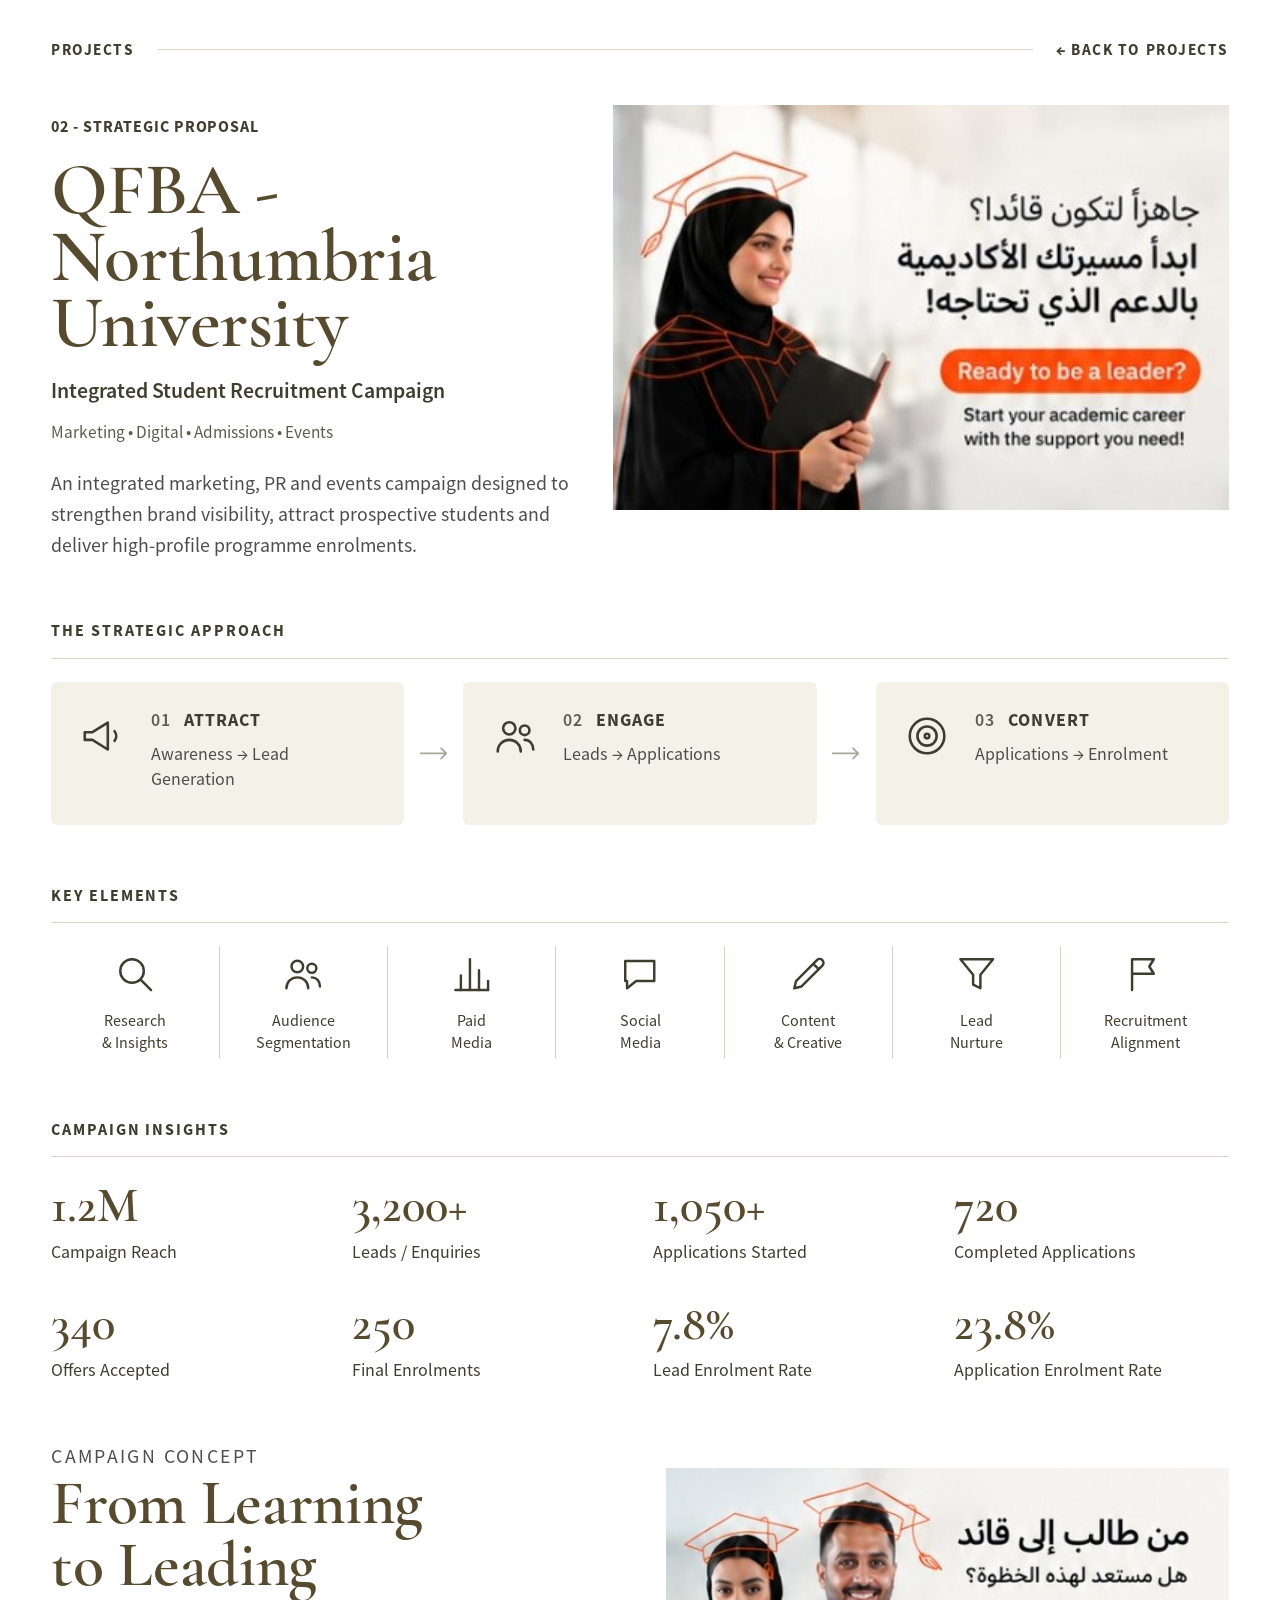
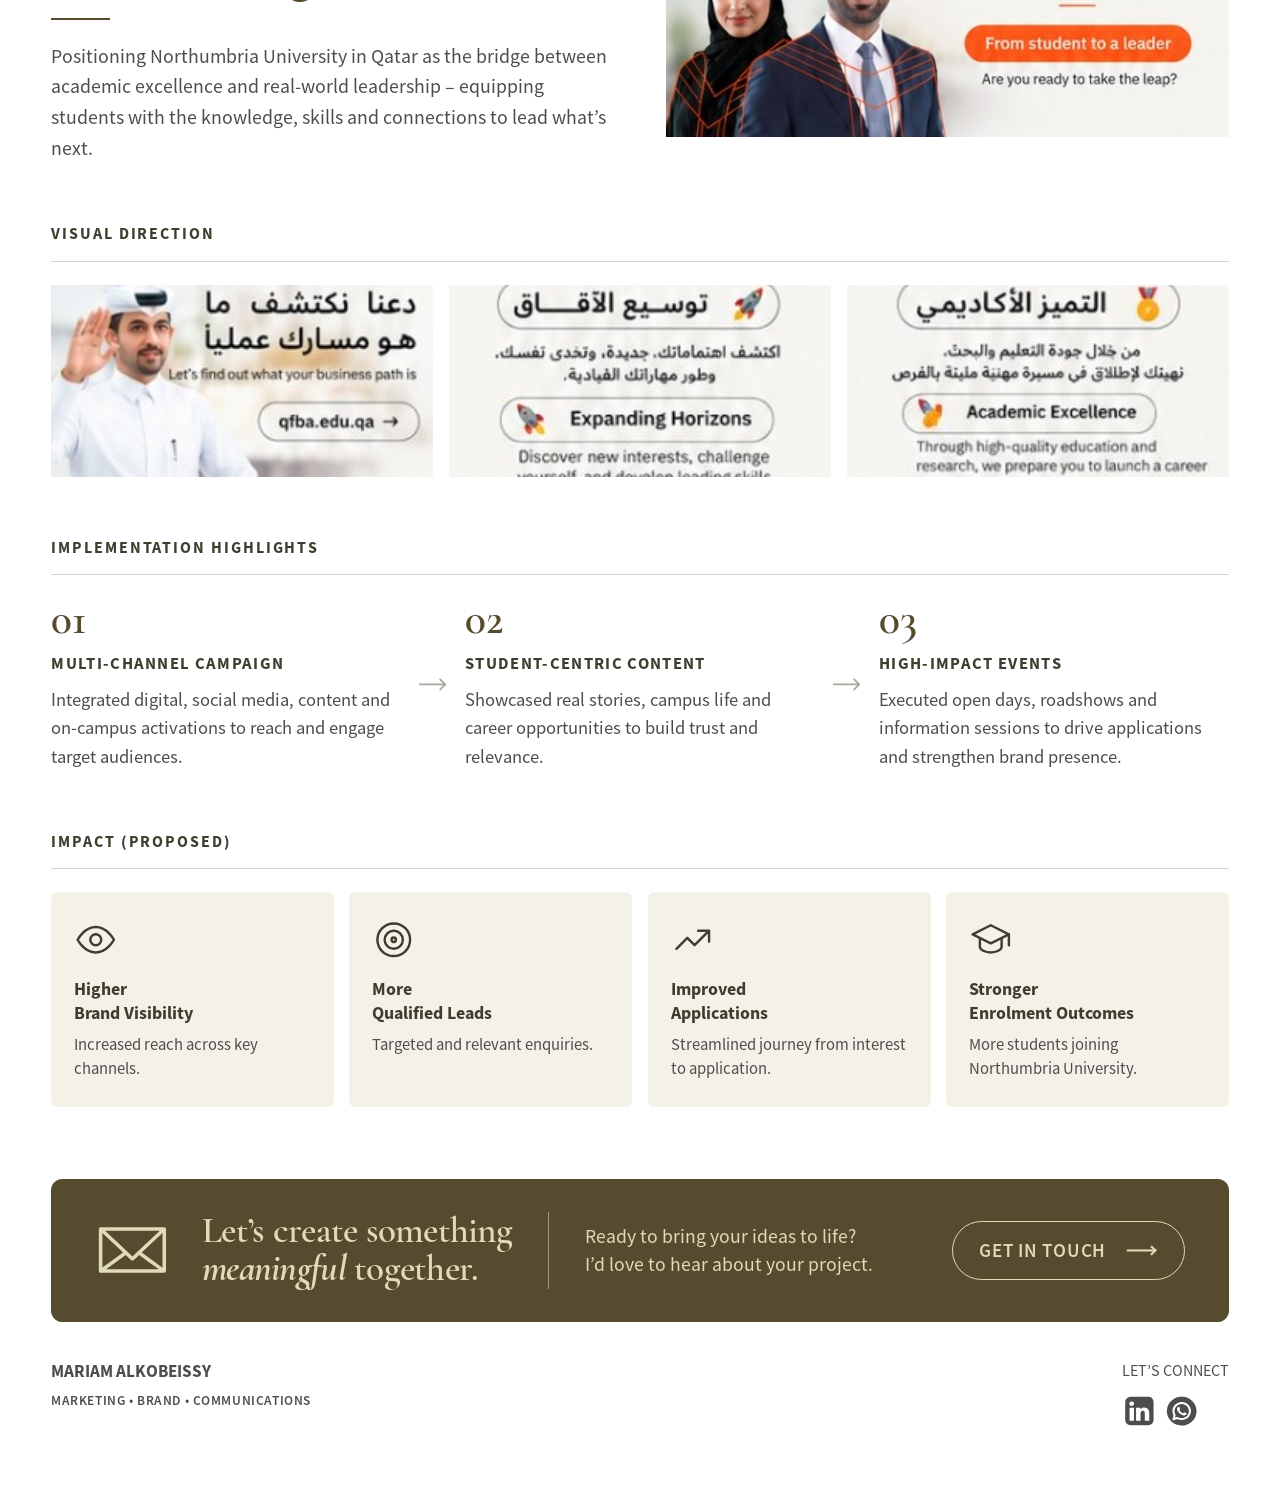
<file: project-qfba-northumbria-university.html>
<!DOCTYPE html>
<html lang="en">
<head>
  <meta charset="utf-8">
  <meta name="viewport" content="width=device-width, initial-scale=1">
  <meta name="color-scheme" content="light dark">
  <meta name="supported-color-schemes" content="light dark">
  <meta name="theme-color" content="#ffffff">
  <meta name="darkreader-lock">
  <title>QFBA - Northumbria University | Mariam Alkobeissy</title>
  <meta name="description" content="Integrated student recruitment campaign for QFBA - Northumbria University: marketing, PR and events to strengthen visibility and drive programme enrolments.">
  <link rel="stylesheet" href="css/styles.css">
  <link rel="stylesheet" href="css/case.css">
</head>
<body>
<svg class="cs-sprite" xmlns="http://www.w3.org/2000/svg" aria-hidden="true" focusable="false"><symbol id="i-search" viewBox="0 0 24 24"><circle cx="10.5" cy="10.5" r="6.5"/><path d="M15.5 15.5L21 21"/></symbol><symbol id="i-users" viewBox="0 0 24 24"><circle cx="9" cy="8" r="3.2"/><path d="M3 20c0-3.5 2.7-6 6-6s6 2.5 6 6"/><circle cx="17" cy="9" r="2.5"/><path d="M17 14c2.6 0 4.5 2 4.5 5"/></symbol><symbol id="i-layers" viewBox="0 0 24 24"><path d="M12 3l9 5-9 5-9-5z"/><path d="M3 12.5l9 5 9-5"/><path d="M3 17l9 5 9-5"/></symbol><symbol id="i-chart" viewBox="0 0 24 24"><path d="M3 21h18"/><path d="M6 21v-8M11 21V4M16 21v-11M21 21v-5"/></symbol><symbol id="i-funnel" viewBox="0 0 24 24"><path d="M3 4h18l-7 8.5V20l-4-2v-5.5z"/></symbol><symbol id="i-database" viewBox="0 0 24 24"><ellipse cx="12" cy="6" rx="7.5" ry="3"/><path d="M4.5 6v12c0 1.7 3.4 3 7.5 3s7.5-1.3 7.5-3V6"/><path d="M4.5 12c0 1.7 3.4 3 7.5 3s7.5-1.3 7.5-3"/></symbol><symbol id="i-target" viewBox="0 0 24 24"><circle cx="12" cy="12" r="9"/><circle cx="12" cy="12" r="5"/><circle cx="12" cy="12" r="1.2"/></symbol><symbol id="i-megaphone" viewBox="0 0 24 24"><path d="M3 10v4h4l8 5V5L7 10z"/><path d="M18.5 9.5a4 4 0 010 5"/></symbol><symbol id="i-heart" viewBox="0 0 24 24"><path d="M12 20s-8-4.9-8-11a4.5 4.5 0 018-2.8A4.5 4.5 0 0120 9c0 6.1-8 11-8 11z"/></symbol><symbol id="i-calendar" viewBox="0 0 24 24"><rect x="3.5" y="5" width="17" height="15.5" rx="2"/><path d="M3.5 10h17M8 3v4M16 3v4"/></symbol><symbol id="i-mail" viewBox="0 0 24 24"><rect x="3" y="5.5" width="18" height="13" rx="2"/><path d="M3.5 7l8.5 6.5L20.5 7"/></symbol><symbol id="i-star" viewBox="0 0 24 24"><path d="M12 3l2.7 5.6 6.1.8-4.5 4.2 1.1 6.1L12 16.8 6.6 19.7l1.1-6.1L3.2 9.4l6.1-.8z"/></symbol><symbol id="i-trophy" viewBox="0 0 24 24"><path d="M8 4h8v6a4 4 0 01-8 0z"/><path d="M8 6H4v1.5A3.5 3.5 0 007.5 11M16 6h4v1.5a3.5 3.5 0 01-3.5 3.5M12 14v4M8 21h8M9.5 18h5"/></symbol><symbol id="i-flag" viewBox="0 0 24 24"><path d="M5 21V4M5 4h12l-2.5 4 2.5 4H5"/></symbol><symbol id="i-palette" viewBox="0 0 24 24"><path d="M12 3a9 9 0 100 18c1.5 0 2-1 1.5-2.2-.5-1.3.3-2.3 1.7-2.3H17a4 4 0 004-4c0-5-4-9.5-9-9.5z"/><circle cx="7.5" cy="11" r="1"/><circle cx="10" cy="7" r="1"/><circle cx="15" cy="7.5" r="1"/></symbol><symbol id="i-camera" viewBox="0 0 24 24"><path d="M4 8h3.5L9 5.5h6L16.5 8H20a1 1 0 011 1v9a1 1 0 01-1 1H4a1 1 0 01-1-1V9a1 1 0 011-1z"/><circle cx="12" cy="13" r="3.5"/></symbol><symbol id="i-pen" viewBox="0 0 24 24"><path d="M4 20l1-4L16.5 4.5a2 2 0 013 3L8 19z"/><path d="M14.5 6.5l3 3"/></symbol><symbol id="i-chat" viewBox="0 0 24 24"><path d="M4 5h16v11H10l-5 4v-4H4z"/></symbol><symbol id="i-box" viewBox="0 0 24 24"><path d="M12 3l8.5 4.5v9L12 21l-8.5-4.5v-9z"/><path d="M3.5 7.5L12 12l8.5-4.5M12 12v9"/></symbol><symbol id="i-cup" viewBox="0 0 24 24"><path d="M4 8h13v6a5 5 0 01-5 5H9a5 5 0 01-5-5z"/><path d="M17 9.5h1.5a2.5 2.5 0 010 5H17M8 3v2M12 3v2"/></symbol><symbol id="i-bank" viewBox="0 0 24 24"><path d="M3 9.5L12 4l9 5.5M5.5 10.5v7M9.8 10.5v7M14.2 10.5v7M18.5 10.5v7M3 20.5h18"/></symbol><symbol id="i-cap" viewBox="0 0 24 24"><path d="M2 9l10-5 10 5-10 5z"/><path d="M6 11.5V16c0 1.5 3 3 6 3s6-1.5 6-3v-4.5M22 9v6"/></symbol><symbol id="i-mic" viewBox="0 0 24 24"><rect x="9" y="3" width="6" height="11" rx="3"/><path d="M5.5 11a6.5 6.5 0 0013 0M12 17.5V21M8.5 21h7"/></symbol><symbol id="i-rocket" viewBox="0 0 24 24"><path d="M12 3c3 2 4.5 5 4.5 9L12 17l-4.5-5C7.5 8 9 5 12 3z"/><circle cx="12" cy="10" r="1.6"/><path d="M7.5 13.5L4.5 16l3 .5M16.5 13.5l3 2.5-3 .5M10 19l2 2.5 2-2.5"/></symbol><symbol id="i-eye" viewBox="0 0 24 24"><path d="M2 12s3.7-7 10-7 10 7 10 7-3.7 7-10 7S2 12 2 12z"/><circle cx="12" cy="12" r="3"/></symbol><symbol id="i-trend" viewBox="0 0 24 24"><path d="M3 17l6-6 4 4 8-8M15 7h6v6"/></symbol><symbol id="i-bulb" viewBox="0 0 24 24"><path d="M9 18h6M10 21h4M12 3a6 6 0 00-3.5 10.9c.6.5 1 1.2 1 2.1h5c0-.9.4-1.6 1-2.1A6 6 0 0012 3z"/></symbol><symbol id="i-crown" viewBox="0 0 24 24"><path d="M3 8l4.5 4L12 5l4.5 7L21 8l-2 11H5z"/></symbol><symbol id="i-pin" viewBox="0 0 24 24"><path d="M12 21s-7-6.2-7-11.5a7 7 0 0114 0C19 14.8 12 21 12 21z"/><circle cx="12" cy="9.5" r="2.5"/></symbol><symbol id="i-doc" viewBox="0 0 24 24"><path d="M6 3h9l4 4v14H6z"/><path d="M14.5 3v4.5H19M9 12h7M9 16h7"/></symbol><symbol id="i-print" viewBox="0 0 24 24"><rect x="4" y="9" width="16" height="8" rx="1.5"/><path d="M7 9V4h10v5M7 14h10v6H7z"/></symbol><symbol id="i-link" viewBox="0 0 24 24"><path d="M10 14a4 4 0 005.7 0l3-3a4 4 0 00-5.7-5.7l-1 1M14 10a4 4 0 00-5.7 0l-3 3a4 4 0 005.7 5.7l1-1"/></symbol><symbol id="i-spot" viewBox="0 0 24 24"><path d="M3 20h18M6 20V9h12v11"/><path d="M12 9V4M8 4h8"/><path d="M9.5 14.5h5"/></symbol><symbol id="i-check" viewBox="0 0 24 24"><circle cx="12" cy="12" r="9"/><path d="M8 12.3l2.8 2.8L16.3 9.5"/></symbol><symbol id="i-globe" viewBox="0 0 24 24"><circle cx="12" cy="12" r="9"/><path d="M3 12h18M12 3c3 3 3 15 0 18M12 3c-3 3-3 15 0 18"/></symbol></svg>
<main class="cs" style="--accent:#564b2f;--box:#f4f1e8;--bg:#ffffff">

  <div class="cs-top"><span>PROJECTS</span><span class="cs-top__rule"></span><a class="cs-top__back" href="projects.html">&larr; BACK TO PROJECTS</a></div>

  <header class="cs-hero">
    <div>
      <p class="cs-kicker">02 - STRATEGIC PROPOSAL</p>
      <h1 class="cs-title">QFBA - Northumbria<br>University</h1>
      <p class="cs-subtitle">Integrated Student Recruitment Campaign</p>
      <p class="cs-tags">Marketing &bull; Digital &bull; Admissions &bull; Events</p>
      <p class="cs-intro">An integrated marketing, PR and events campaign designed to strengthen brand visibility, attract prospective students and deliver high-profile programme enrolments.</p>
    </div>
    <figure class="cs-hero__media"><img src="assets/img/cs/qfba-northumbria-university-hero.jpg" alt="QFBA - Northumbria University campaign: Ready to be a leader?"></figure>
  </header>
<section class="cs-section"><h2 class="cs-h">The Strategic Approach</h2><div class="cs-approach"><div class="cs-step"><svg class="ico" viewBox="0 0 24 24" aria-hidden="true"><use href="#i-megaphone"/></svg><div><h3 class="cs-step__title"><span>01</span>ATTRACT</h3><p class="cs-step__text">Awareness &rarr; Lead Generation</p></div></div><svg class="ico cs-arrow" viewBox="0 0 22 10" aria-hidden="true"><path d="M0.5 5h20M16.5 1l4 4-4 4"/></svg><div class="cs-step"><svg class="ico" viewBox="0 0 24 24" aria-hidden="true"><use href="#i-users"/></svg><div><h3 class="cs-step__title"><span>02</span>ENGAGE</h3><p class="cs-step__text">Leads &rarr; Applications</p></div></div><svg class="ico cs-arrow" viewBox="0 0 22 10" aria-hidden="true"><path d="M0.5 5h20M16.5 1l4 4-4 4"/></svg><div class="cs-step"><svg class="ico" viewBox="0 0 24 24" aria-hidden="true"><use href="#i-target"/></svg><div><h3 class="cs-step__title"><span>03</span>CONVERT</h3><p class="cs-step__text">Applications &rarr; Enrolment</p></div></div></div></section>
<section class="cs-section"><h2 class="cs-h">Key Elements</h2><div class="cs-elements"><div class="cs-element"><svg class="ico" viewBox="0 0 24 24" aria-hidden="true"><use href="#i-search"/></svg><span>Research<br>&amp; Insights</span></div><div class="cs-element"><svg class="ico" viewBox="0 0 24 24" aria-hidden="true"><use href="#i-users"/></svg><span>Audience<br>Segmentation</span></div><div class="cs-element"><svg class="ico" viewBox="0 0 24 24" aria-hidden="true"><use href="#i-chart"/></svg><span>Paid<br>Media</span></div><div class="cs-element"><svg class="ico" viewBox="0 0 24 24" aria-hidden="true"><use href="#i-chat"/></svg><span>Social<br>Media</span></div><div class="cs-element"><svg class="ico" viewBox="0 0 24 24" aria-hidden="true"><use href="#i-pen"/></svg><span>Content<br>&amp; Creative</span></div><div class="cs-element"><svg class="ico" viewBox="0 0 24 24" aria-hidden="true"><use href="#i-funnel"/></svg><span>Lead<br>Nurture</span></div><div class="cs-element"><svg class="ico" viewBox="0 0 24 24" aria-hidden="true"><use href="#i-flag"/></svg><span>Recruitment<br>Alignment</span></div></div></section>
<section class="cs-section"><h2 class="cs-h">Campaign Insights</h2><div class="cs-figures"><div class="cs-figure"><b>1.2M</b><span>Campaign Reach</span></div><div class="cs-figure"><b>3,200+</b><span>Leads / Enquiries</span></div><div class="cs-figure"><b>1,050+</b><span>Applications Started</span></div><div class="cs-figure"><b>720</b><span>Completed Applications</span></div><div class="cs-figure"><b>340</b><span>Offers Accepted</span></div><div class="cs-figure"><b>250</b><span>Final Enrolments</span></div><div class="cs-figure"><b>7.8%</b><span>Lead Enrolment Rate</span></div><div class="cs-figure"><b>23.8%</b><span>Application Enrolment Rate</span></div></div></section>
<section class="cs-section"><div class="cs-concept"><div><p class="cs-concept__label">Campaign Concept</p><h3 class="cs-concept__title">From Learning<br>to Leading</h3><div class="cs-concept__rule"></div><p>Positioning Northumbria University in Qatar as the bridge between academic excellence and real-world leadership &ndash; equipping students with the knowledge, skills and connections to lead what&rsquo;s next.</p></div><figure class="cs-concept__media"><img src="assets/img/cs/qfba-northumbria-university-concept.jpg" alt="From student to a leader campaign creative"></figure></div></section>
<section class="cs-section"><h2 class="cs-h">Visual Direction</h2><div class="cs-visual" style="grid-template-columns:repeat(3,1fr);--vh:150"><img src="assets/img/cs/qfba-northumbria-university-vd1.jpg" alt="Campaign visual 1" loading="lazy"><img src="assets/img/cs/qfba-northumbria-university-vd2.jpg" alt="Campaign visual 2" loading="lazy"><img src="assets/img/cs/qfba-northumbria-university-vd3.jpg" alt="Campaign visual 3" loading="lazy"></div></section>
<section class="cs-section"><h2 class="cs-h">Implementation Highlights</h2><div class="cs-steps"><div class="cs-impl"><b>01</b><h3>Multi-Channel Campaign</h3><p>Integrated digital, social media, content and on-campus activations to reach and engage target audiences.</p></div><svg class="ico cs-arrow" viewBox="0 0 22 10" aria-hidden="true"><path d="M0.5 5h20M16.5 1l4 4-4 4"/></svg><div class="cs-impl"><b>02</b><h3>Student-Centric Content</h3><p>Showcased real stories, campus life and career opportunities to build trust and relevance.</p></div><svg class="ico cs-arrow" viewBox="0 0 22 10" aria-hidden="true"><path d="M0.5 5h20M16.5 1l4 4-4 4"/></svg><div class="cs-impl"><b>03</b><h3>High-Impact Events</h3><p>Executed open days, roadshows and information sessions to drive applications and strengthen brand presence.</p></div></div></section>
<section class="cs-section"><h2 class="cs-h">Impact (Proposed)</h2><div class="cs-impact"><div class="cs-result"><svg class="ico" viewBox="0 0 24 24" aria-hidden="true"><use href="#i-eye"/></svg><h3>Higher<br>Brand Visibility</h3><p>Increased reach across key channels.</p></div><div class="cs-result"><svg class="ico" viewBox="0 0 24 24" aria-hidden="true"><use href="#i-target"/></svg><h3>More<br>Qualified Leads</h3><p>Targeted and relevant enquiries.</p></div><div class="cs-result"><svg class="ico" viewBox="0 0 24 24" aria-hidden="true"><use href="#i-trend"/></svg><h3>Improved<br>Applications</h3><p>Streamlined journey from interest to application.</p></div><div class="cs-result"><svg class="ico" viewBox="0 0 24 24" aria-hidden="true"><use href="#i-cap"/></svg><h3>Stronger<br>Enrolment Outcomes</h3><p>More students joining Northumbria University.</p></div></div></section>
  <section class="cs-cta" id="contact" aria-label="Contact">
    <img class="cs-cta__envelope" src="assets/icons/envelope.svg" alt="" aria-hidden="true">
    <h2 class="cs-cta__title">Let&rsquo;s create something<br><em>meaningful</em> together.</h2>
    <div class="cs-cta__divider"></div>
    <p class="cs-cta__text">Ready to bring your ideas to life?<br>I&rsquo;d love to hear about your project.</p>
    <a class="cs-cta__button" href="https://wa.me/97433789691" target="_blank" rel="noopener">GET IN TOUCH<img src="assets/icons/arrow-cta.svg" alt="" aria-hidden="true"></a>
  </section>

  <footer class="cs-footer">
    <div>
      <p class="cs-footer__name">MARIAM ALKOBEISSY</p>
      <p class="cs-footer__tagline">MARKETING &bull; BRAND &bull; COMMUNICATIONS</p>
    </div>
    <div>
      <p class="cs-footer__connect">LET&rsquo;S CONNECT</p>
      <div class="cs-footer__social">
        <a href="https://www.linkedin.com/in/mariam-alkobeissy-1594118a/" target="_blank" rel="noopener" aria-label="LinkedIn"><img src="assets/icons/social-linkedin.svg" alt=""></a>
        <a href="https://wa.me/97433789691" target="_blank" rel="noopener" aria-label="WhatsApp"><img src="assets/icons/social-whatsapp.svg" alt=""></a>
      </div>
    </div>
  </footer>
</main>
</body>
</html>
</file>
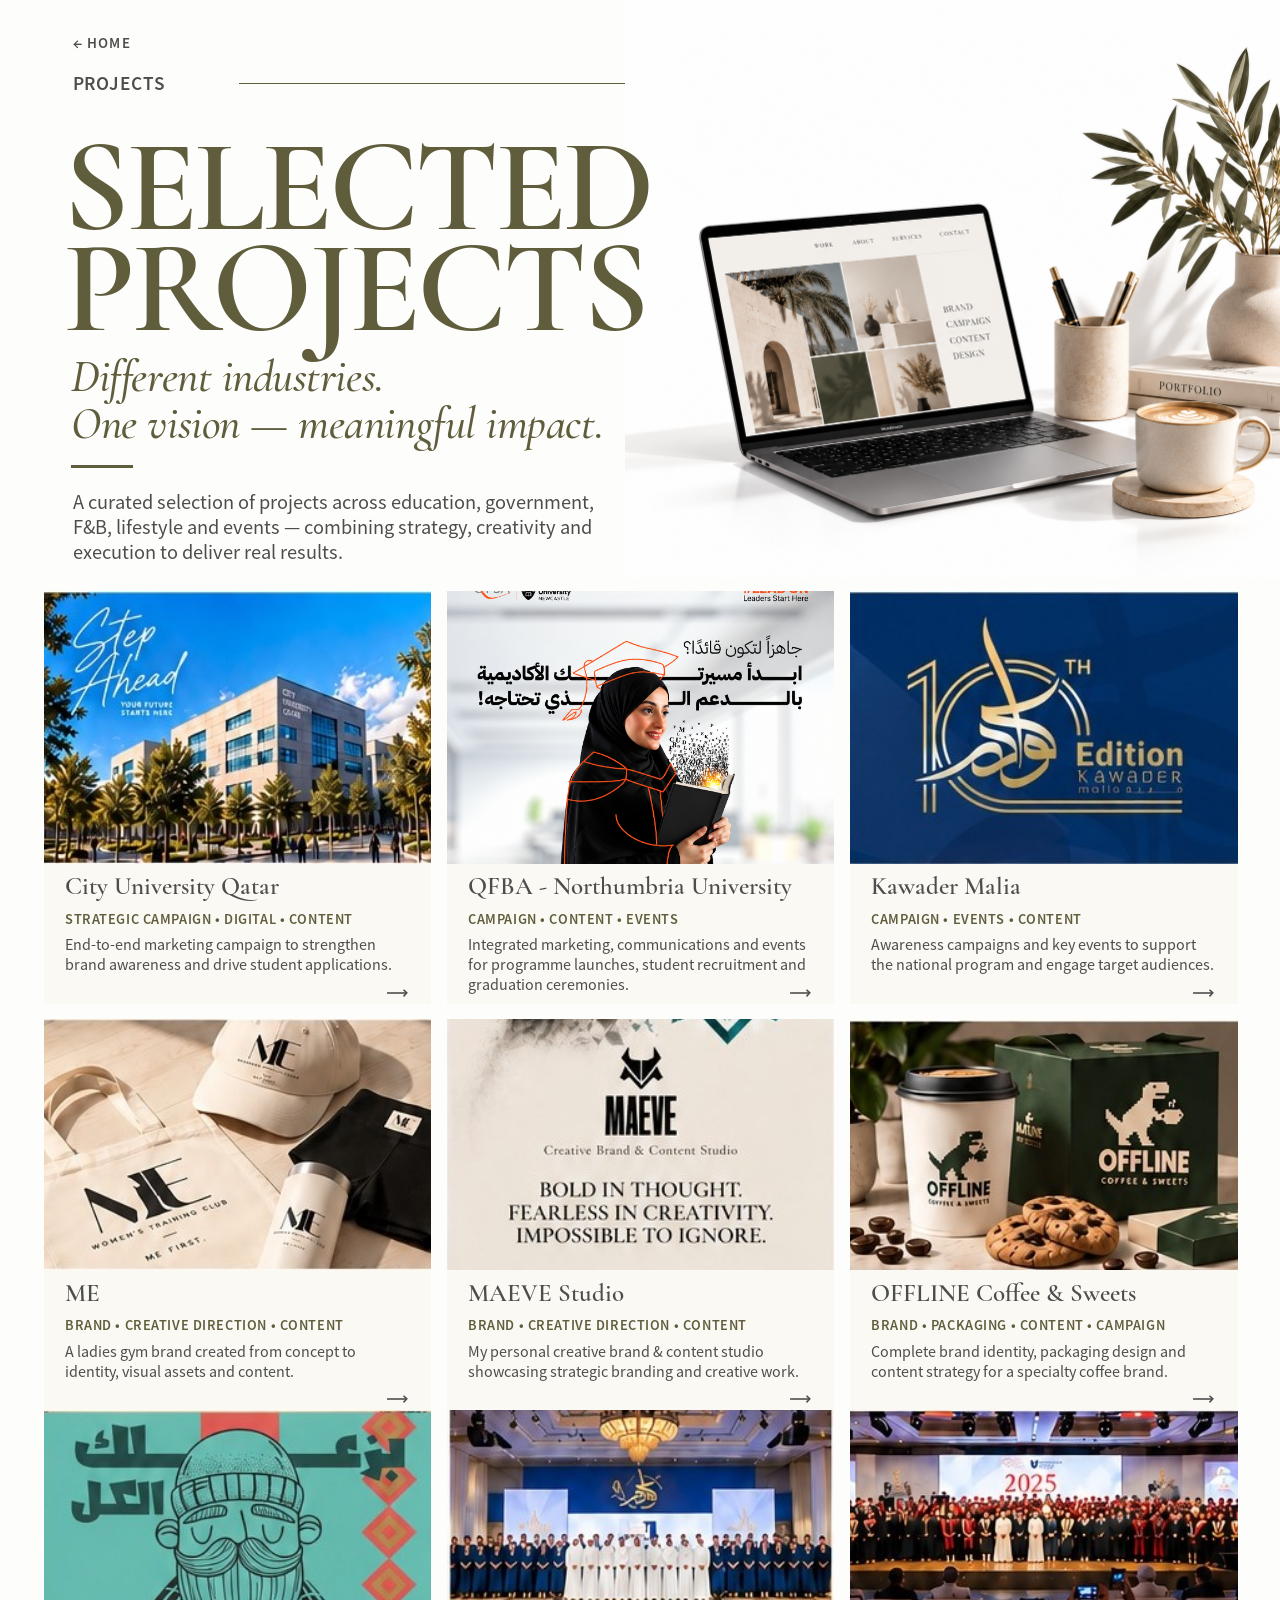
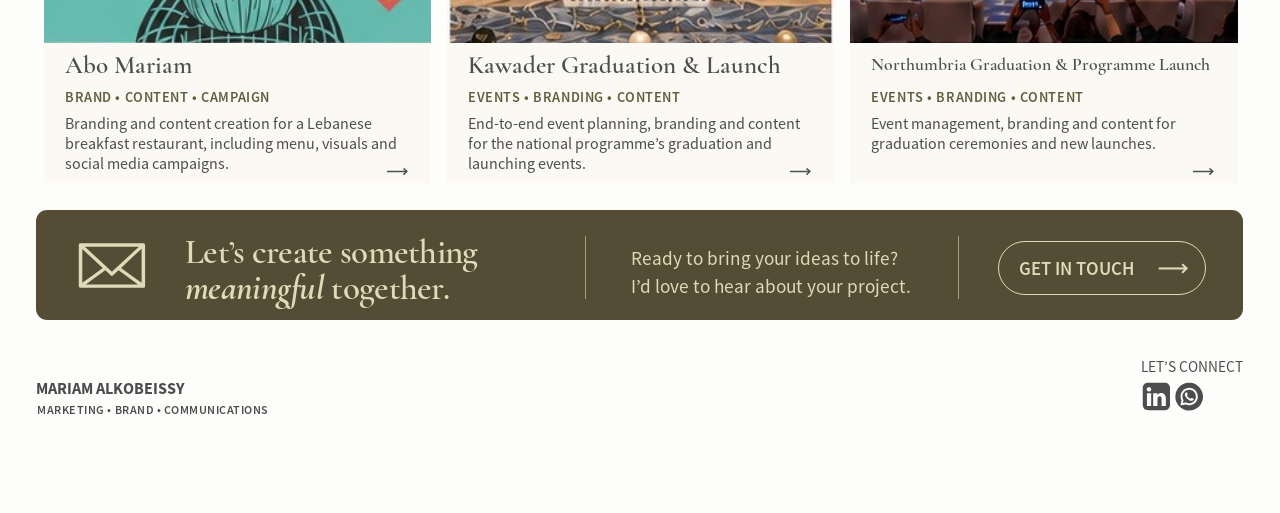
<file: projects.html>
<!DOCTYPE html>
<html lang="en">
<head>
  <meta charset="utf-8">
  <meta name="viewport" content="width=device-width, initial-scale=1">
  <meta name="color-scheme" content="light dark">
  <meta name="supported-color-schemes" content="light dark">
  <meta name="theme-color" content="#ffffff">
  <meta name="darkreader-lock">
  <title>Selected Projects | Mariam Alkobeissy</title>
  <meta name="description" content="A curated selection of projects across education, government, F&amp;B, lifestyle and events by Mariam Alkobeissy.">
  <link rel="stylesheet" href="css/styles.css">
  <link rel="stylesheet" href="css/projects.css">
</head>
<body>
  <main class="pp">

    <!-- ===================== HERO ===================== -->
    <header class="pp-hero">
      <figure class="abs pp-hero__image">
        <img src="assets/img/hero-workspace.png" alt="Laptop on a desk displaying the portfolio website, next to a vase and a cup of coffee">
      </figure>
      <a class="txt pp-back" href="index.html">&larr; HOME</a>
      <p class="txt pp-eyebrow">PROJECTS</p>
      <div class="abs pp-eyebrow-line"></div>
      <h1 class="txt pp-title">SELECTED<br>PROJECTS</h1>
      <p class="txt pp-subtitle">Different industries.<br>One vision &mdash; meaningful impact.</p>
      <div class="abs pp-accent"></div>
      <p class="abs pp-intro">A curated selection of projects across education, government, F&amp;B, lifestyle and events &mdash; combining strategy, creativity and execution to deliver real results.</p>
    </header>

    <!-- ===================== PROJECT GRID ===================== -->
    <section class="pp-grid" aria-label="All projects">
      <ul>
        <li class="card">
          <a class="card__link" href="project-city-university-qatar.html" aria-label="City University Qatar">
            <img class="card__photo" src="assets/img/project-city-university-card.jpg" alt="City University Qatar campaign">
            <h2 class="txt card__title">City University Qatar</h2>
            <p class="txt card__cats">STRATEGIC CAMPAIGN &bull; DIGITAL &bull; CONTENT</p>
            <p class="abs card__text">End-to-end marketing campaign to strengthen brand awareness and drive student applications.</p>
            <img class="icon card__arrow" src="assets/icons/arrow-link.svg" alt="" aria-hidden="true">
          </a>
        </li>
        <li class="card">
          <a class="card__link" href="project-qfba-northumbria-university.html" aria-label="QFBA - Northumbria University">
            <img class="card__photo" src="assets/img/project-qfba-northumbria.jpg" alt="QFBA - Northumbria University campaign">
            <h2 class="txt card__title">QFBA - Northumbria University</h2>
            <p class="txt card__cats">CAMPAIGN &bull; CONTENT &bull; EVENTS</p>
            <p class="abs card__text">Integrated marketing, communications and events for programme launches, student recruitment and graduation ceremonies.</p>
            <img class="icon card__arrow" src="assets/icons/arrow-link.svg" alt="" aria-hidden="true">
          </a>
        </li>
        <li class="card">
          <a class="card__link" href="project-kawader-malia.html" aria-label="Kawader Malia">
            <img class="card__photo" src="assets/img/project-kawader-malia-card.jpg" alt="Kawader Malia programme">
            <h2 class="txt card__title">Kawader Malia</h2>
            <p class="txt card__cats">CAMPAIGN &bull; EVENTS &bull; CONTENT</p>
            <p class="abs card__text">Awareness campaigns and key events to support the national program and engage target audiences.</p>
            <img class="icon card__arrow" src="assets/icons/arrow-link.svg" alt="" aria-hidden="true">
          </a>
        </li>
        <li class="card">
          <a class="card__link" href="project-me-womens-training-club.html" aria-label="ME">
            <img class="card__photo" src="assets/img/project-me.jpg" alt="ME ladies gym brand merchandise">
            <h2 class="txt card__title">ME</h2>
            <p class="txt card__cats">BRAND &bull; CREATIVE DIRECTION &bull; CONTENT</p>
            <p class="abs card__text">A ladies gym brand created from concept to identity, visual assets and content.</p>
            <img class="icon card__arrow" src="assets/icons/arrow-link.svg" alt="" aria-hidden="true">
          </a>
        </li>
        <li class="card">
          <a class="card__link" href="project-maeve-studio.html" aria-label="MAEVE Studio">
            <img class="card__photo" src="assets/img/project-maeve-studio.jpg" alt="MAEVE Studio brand">
            <h2 class="txt card__title">MAEVE Studio</h2>
            <p class="txt card__cats">BRAND &bull; CREATIVE DIRECTION &bull; CONTENT</p>
            <p class="abs card__text">My personal creative brand &amp; content studio showcasing strategic branding and creative work.</p>
            <img class="icon card__arrow" src="assets/icons/arrow-link.svg" alt="" aria-hidden="true">
          </a>
        </li>
        <li class="card">
          <a class="card__link" href="project-offline-coffee-sweets.html" aria-label="OFFLINE Coffee &amp; Sweets">
            <img class="card__photo" src="assets/img/project-offline-coffee-card.jpg" alt="OFFLINE Coffee &amp; Sweets branding and packaging">
            <h2 class="txt card__title">OFFLINE Coffee &amp; Sweets</h2>
            <p class="txt card__cats">BRAND &bull; PACKAGING &bull; CONTENT &bull; CAMPAIGN</p>
            <p class="abs card__text">Complete brand identity, packaging design and content strategy for a specialty coffee brand.</p>
            <img class="icon card__arrow" src="assets/icons/arrow-link.svg" alt="" aria-hidden="true">
          </a>
        </li>
        <li class="card">
          <a class="card__link" href="project-abo-mariam.html" aria-label="Abo Mariam">
            <img class="card__photo" src="assets/img/project-abo-mariam.jpg" alt="Abo Mariam restaurant branding">
            <h2 class="txt card__title">Abo Mariam</h2>
            <p class="txt card__cats">BRAND &bull; CONTENT &bull; CAMPAIGN</p>
            <p class="abs card__text">Branding and content creation for a Lebanese breakfast restaurant, including menu, visuals and social media campaigns.</p>
            <img class="icon card__arrow" src="assets/icons/arrow-link.svg" alt="" aria-hidden="true">
          </a>
        </li>
        <li class="card">
          <a class="card__link" href="project-kawader-graduation.html" aria-label="Kawader Graduation &amp; Launch">
            <img class="card__photo" src="assets/img/project-kawader-graduation.jpg" alt="Kawader graduation ceremony on stage">
            <h2 class="txt card__title">Kawader Graduation &amp; Launch</h2>
            <p class="txt card__cats">EVENTS &bull; BRANDING &bull; CONTENT</p>
            <p class="abs card__text">End-to-end event planning, branding and content for the national programme’s graduation and launching events.</p>
            <img class="icon card__arrow" src="assets/icons/arrow-link.svg" alt="" aria-hidden="true">
          </a>
        </li>
        <li class="card">
          <a class="card__link" href="project-northumbria-graduation.html" aria-label="Northumbria Graduation &amp; Programme Launch">
            <img class="card__photo" src="assets/img/project-northumbria-graduation.jpg" alt="Graduates in red gowns on stage at Northumbria graduation">
            <h2 class="txt card__title card__title--long">Northumbria Graduation &amp; Programme Launch</h2>
            <p class="txt card__cats">EVENTS &bull; BRANDING &bull; CONTENT</p>
            <p class="abs card__text">Event management, branding and content for graduation ceremonies and new launches.</p>
            <img class="icon card__arrow" src="assets/icons/arrow-link.svg" alt="" aria-hidden="true">
          </a>
        </li>
      </ul>
    </section>

    <!-- ===================== CALL TO ACTION ===================== -->
    <footer class="pp-cta" id="contact" aria-label="Contact">
      <div class="abs pp-cta__band"></div>
      <img class="icon pp-cta__envelope" src="assets/icons/envelope.svg" alt="" aria-hidden="true">
      <h2 class="txt pp-cta__title">Let’s create something<br><em>meaningful</em> together.</h2>
      <div class="abs pp-cta__divider pp-cta__divider--1"></div>
      <p class="txt pp-cta__text">Ready to bring your ideas to life?<br>I’d love to hear about your project.</p>
      <div class="abs pp-cta__divider pp-cta__divider--2"></div>
      <a class="abs pp-cta__button" href="https://wa.me/97433789691" target="_blank" rel="noopener">
        <span class="txt pp-cta__button-label">GET IN TOUCH</span>
        <img class="icon pp-cta__button-arrow" src="assets/icons/arrow-cta.svg" alt="" aria-hidden="true">
      </a>
    </footer>

    <!-- ===================== FOOTER ===================== -->
    <footer class="sp-footer footer sp-footer--projects">
      <p class="txt footer__connect">LET’S CONNECT</p>
      <a class="abs footer__social footer__social--linkedin" href="https://www.linkedin.com/in/mariam-alkobeissy-1594118a/" target="_blank" rel="noopener" aria-label="LinkedIn"><img src="assets/icons/social-linkedin.svg" alt=""></a>
      <a class="abs footer__social footer__social--whatsapp" href="https://wa.me/97433789691" target="_blank" rel="noopener" aria-label="WhatsApp"><img src="assets/icons/social-whatsapp.svg" alt=""></a>
      <p class="txt footer__name">MARIAM ALKOBEISSY</p>
      <p class="txt footer__tagline">MARKETING • BRAND • COMMUNICATIONS</p>
    </footer>
  </main>
</body>
</html>
</file>
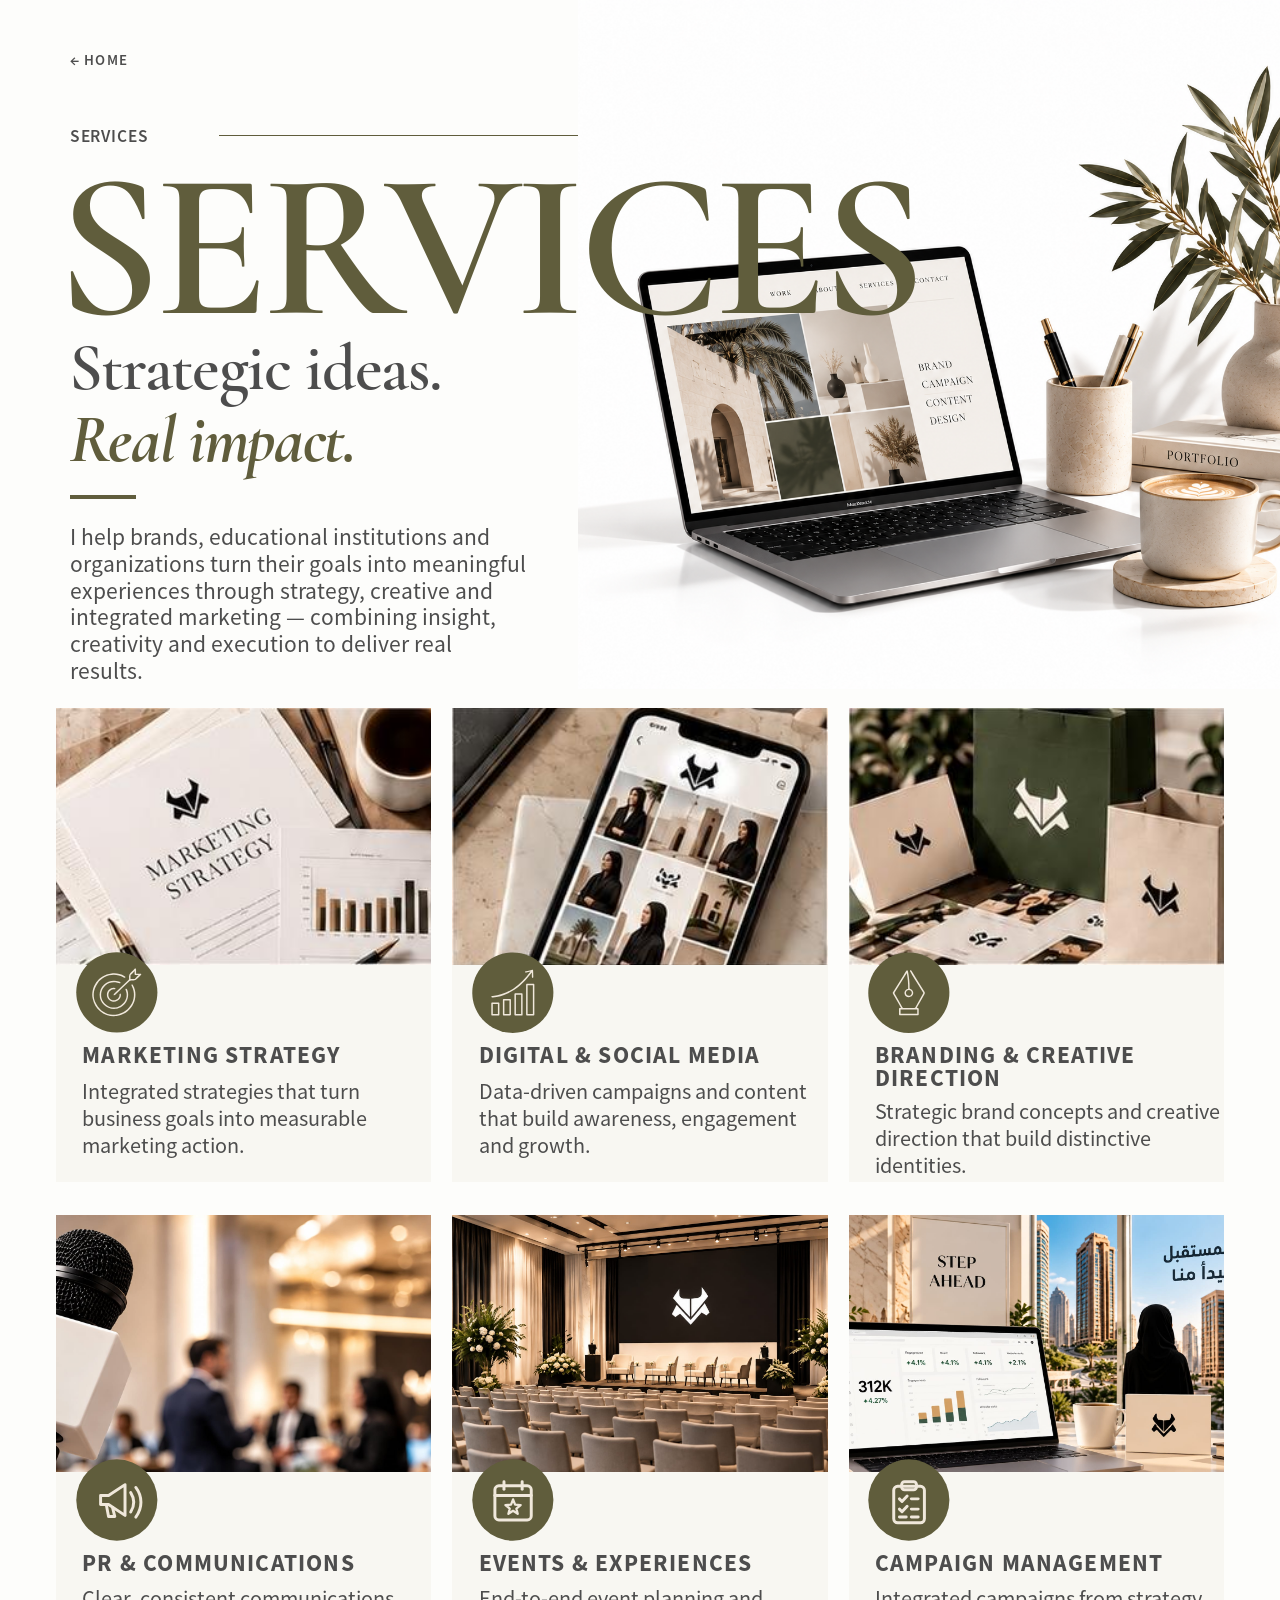
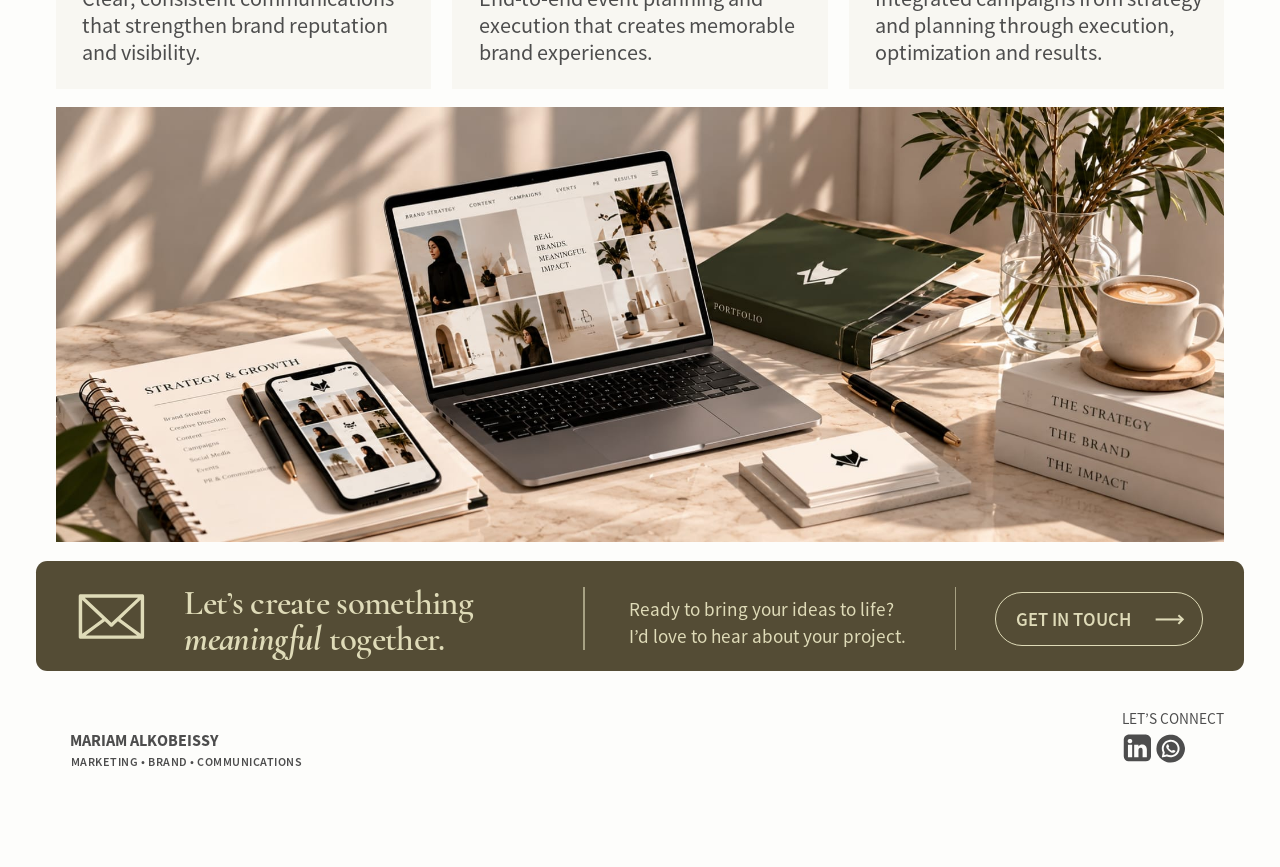
<file: services.html>
<!DOCTYPE html>
<html lang="en">
<head>
  <meta charset="utf-8">
  <meta name="viewport" content="width=device-width, initial-scale=1">
  <meta name="color-scheme" content="light dark">
  <meta name="supported-color-schemes" content="light dark">
  <meta name="theme-color" content="#ffffff">
  <meta name="darkreader-lock">
  <title>Services | Mariam Alkobeissy</title>
  <meta name="description" content="Marketing strategy, digital &amp; social media, branding, PR, events and campaign management by Mariam Alkobeissy.">
  <link rel="stylesheet" href="css/styles.css">
  <link rel="stylesheet" href="css/services.css">
</head>
<body>
  <main class="sp">

    <!-- ===================== HERO ===================== -->
    <header class="sp-hero">
      <a class="txt sp-back" href="index.html">&larr; HOME</a>
      <p class="txt sp-eyebrow">SERVICES</p>
      <div class="abs sp-eyebrow-line"></div>
      <h1 class="txt sp-title">SERVICES</h1>
      <p class="txt sp-subtitle">Strategic ideas.<br><em>Real impact.</em></p>
      <div class="abs sp-accent"></div>
      <p class="abs sp-intro">I help brands, educational institutions and organizations turn their goals into meaningful experiences through strategy, creative and integrated marketing &mdash; combining insight, creativity and execution to deliver real results.</p>
      <figure class="abs sp-hero__image">
        <img src="assets/img/hero-workspace.png" alt="Laptop on a desk displaying the portfolio website, next to a vase and a cup of coffee">
      </figure>
    </header>

    <!-- ===================== SERVICES GRID ===================== -->
    <section class="sp-grid" aria-label="All services">
      <ul>
        <li class="card">
          <img class="card__photo" src="assets/img/service-marketing-strategy.jpg" alt="Printed marketing strategy documents on a desk with pens and a coffee cup">
          <img class="icon card__icon" src="assets/icons/service-strategy.svg" alt="" aria-hidden="true">
          <h2 class="txt card__title">MARKETING STRATEGY</h2>
          <p class="txt card__text">Integrated strategies that turn<br>business goals into measurable<br>marketing action.</p>
        </li>
        <li class="card">
          <img class="card__photo" src="assets/img/service-digital-social.jpg" alt="Hand holding a smartphone showing a social media feed">
          <img class="icon card__icon" src="assets/icons/service-digital.svg" alt="" aria-hidden="true">
          <h2 class="txt card__title">DIGITAL &amp; SOCIAL MEDIA</h2>
          <p class="txt card__text">Data-driven campaigns and content<br>that build awareness, engagement<br>and growth.</p>
        </li>
        <li class="card card--two-line">
          <img class="card__photo" src="assets/img/service-branding.jpg" alt="Branded stationery and shopping bags with a stylised logo">
          <img class="icon card__icon" src="assets/icons/service-branding.svg" alt="" aria-hidden="true">
          <h2 class="txt card__title">BRANDING &amp; CREATIVE<br>DIRECTION</h2>
          <p class="txt card__text">Strategic brand concepts and creative<br>direction that build distinctive<br>identities.</p>
        </li>
        <li class="card">
          <img class="card__photo" src="assets/img/service-pr-communications.jpg" alt="Press conference microphone with a blurred audience behind">
          <img class="icon card__icon" src="assets/icons/service-pr.svg" alt="" aria-hidden="true">
          <h2 class="txt card__title">PR &amp; COMMUNICATIONS</h2>
          <p class="txt card__text">Clear, consistent communications<br>that strengthen brand reputation<br>and visibility.</p>
        </li>
        <li class="card">
          <img class="card__photo" src="assets/img/service-events.jpg" alt="Event hall set up with rows of chairs and a stage">
          <img class="icon card__icon" src="assets/icons/service-events.svg" alt="" aria-hidden="true">
          <h2 class="txt card__title">EVENTS &amp; EXPERIENCES</h2>
          <p class="txt card__text">End-to-end event planning and<br>execution that creates memorable<br>brand experiences.</p>
        </li>
        <li class="card">
          <img class="card__photo" src="assets/img/service-campaign.jpg" alt="Laptop showing campaign analytics next to printed posters">
          <img class="icon card__icon" src="assets/icons/service-campaign.svg" alt="" aria-hidden="true">
          <h2 class="txt card__title">CAMPAIGN MANAGEMENT</h2>
          <p class="txt card__text">Integrated campaigns from strategy<br>and planning through execution,<br>optimization and results.</p>
        </li>
      </ul>
    </section>

    <!-- ===================== CALL TO ACTION ===================== -->
    <!-- ===================== BANNER IMAGE ===================== -->
    <section class="sp-banner" aria-label="Brand strategy workspace">
      <img src="assets/img/in-services_page.jpeg" alt="Laptop, phone, notebook and portfolio book on a marble desk showing brand strategy work" loading="lazy">
    </section>

    <footer class="sp-cta" id="contact" aria-label="Contact">
      <div class="abs sp-cta__band"></div>
      <img class="icon sp-cta__envelope" src="assets/icons/envelope.svg" alt="" aria-hidden="true">
      <h2 class="txt sp-cta__title">Let’s create something<br><em>meaningful</em> together.</h2>
      <div class="abs sp-cta__divider sp-cta__divider--1"></div>
      <p class="txt sp-cta__text">Ready to bring your ideas to life?<br>I’d love to hear about your project.</p>
      <div class="abs sp-cta__divider sp-cta__divider--2"></div>
      <a class="abs sp-cta__button" href="https://wa.me/97433789691" target="_blank" rel="noopener">
        <span class="txt sp-cta__button-label">GET IN TOUCH</span>
        <img class="icon sp-cta__button-arrow" src="assets/icons/arrow-cta.svg" alt="" aria-hidden="true">
      </a>
    </footer>

    <!-- ===================== FOOTER ===================== -->
    <footer class="sp-footer footer sp-footer--services">
      <p class="txt footer__connect">LET’S CONNECT</p>
      <a class="abs footer__social footer__social--linkedin" href="https://www.linkedin.com/in/mariam-alkobeissy-1594118a/" target="_blank" rel="noopener" aria-label="LinkedIn"><img src="assets/icons/social-linkedin.svg" alt=""></a>
      <a class="abs footer__social footer__social--whatsapp" href="https://wa.me/97433789691" target="_blank" rel="noopener" aria-label="WhatsApp"><img src="assets/icons/social-whatsapp.svg" alt=""></a>
      <p class="txt footer__name">MARIAM ALKOBEISSY</p>
      <p class="txt footer__tagline">MARKETING • BRAND • COMMUNICATIONS</p>
    </footer>
  </main>
</body>
</html>
</file>
<file: css/styles.css>
/* ==========================================================================
   MK Portfolio - Home page
   Design reference: design/PORTFOLIO 2.pdf  (1920 x 3574 design units)

   All sizes below are written in design units ("px" on the 1920-wide artboard).
   A build-free conversion turns every unit into  calc(N * var(--u))  so the
   whole page scales proportionally with the viewport width (same layout on
   desktop, tablet and mobile, exactly like the PDF).
   ========================================================================== */

/* ---------- Fonts ---------- */
@font-face { font-family: "Cormorant Garamond"; font-weight: 500; font-style: normal; font-display: swap; src: url("../assets/fonts/CormorantGaramond-Medium.ttf") format("truetype"); }
@font-face { font-family: "Cormorant Garamond"; font-weight: 500; font-style: italic; font-display: swap; src: url("../assets/fonts/CormorantGaramond-MediumItalic.ttf") format("truetype"); }
@font-face { font-family: "Cormorant Garamond"; font-weight: 600; font-style: normal; font-display: swap; src: url("../assets/fonts/CormorantGaramond-SemiBold.ttf") format("truetype"); }
@font-face { font-family: "Cormorant Garamond"; font-weight: 700; font-style: italic; font-display: swap; src: url("../assets/fonts/CormorantGaramond-BoldItalic.ttf") format("truetype"); }
@font-face { font-family: "Source Sans Pro"; font-weight: 400; font-style: normal; font-display: swap; src: url("../assets/fonts/SourceSansPro-Regular.otf") format("opentype"); }
@font-face { font-family: "Source Sans Pro"; font-weight: 600; font-style: normal; font-display: swap; src: url("../assets/fonts/SourceSansPro-Semibold.otf") format("opentype"); }
@font-face { font-family: "Source Sans Pro"; font-weight: 700; font-style: normal; font-display: swap; src: url("../assets/fonts/SourceSansPro-Bold.otf") format("opentype"); }
@font-face { font-family: "Poppins"; font-weight: 500; font-style: normal; font-display: swap; src: url("../assets/fonts/Poppins-Medium.ttf") format("truetype"); }
@font-face { font-family: "Poppins"; font-weight: 700; font-style: normal; font-display: swap; src: url("../assets/fonts/Poppins-Bold.ttf") format("truetype"); }

/* ---------- Tokens ---------- */
:root {
  --color-olive: #605d3c;
  --color-accent: #686748;
  --color-text: #4d4d4d;
  --color-beige: #f0e8db;
  --color-sage: #dfdbb8;
  --color-black: #000000;
  --color-bg: #ffffff;

  --font-serif: "Cormorant Garamond", Georgia, serif;
  --font-sans: "Source Sans Pro", "Segoe UI", Arial, sans-serif;
  --font-display: "Poppins", "Segoe UI", Arial, sans-serif;

  /* 1 design unit. Fallback first, container-based unit when supported. */
  --u: calc(100vw / 1920);
}

/* ---------- Base ---------- */
*, *::before, *::after { box-sizing: border-box; }
html { -webkit-text-size-adjust: none; text-size-adjust: none; color-scheme: light dark; background: #ffffff; color: #4d4d4d; }
body { margin: 0; background: var(--color-bg); color: var(--color-text); font-family: var(--font-sans); font-weight: 400; overflow-x: hidden; }
h1, h2, h3, p, ul, ol, blockquote, figure { margin: 0; padding: 0; font-size: inherit; font-weight: inherit; }
ul, ol { list-style: none; }
a { color: inherit; text-decoration: none; }
a:focus-visible { outline: calc(2 * var(--u)) solid var(--color-olive); outline-offset: calc(4 * var(--u)); }
img, svg { display: block; }

/* The site is light-only by design. Declaring "light dark" tells phone browsers that the page handles dark mode itself,
   so they do not auto-invert it; the rule below then keeps every surface exactly as designed. */
@media (prefers-color-scheme: dark) { html, body { background: #ffffff; color: #4d4d4d; } }

/* ---------- Artboard ---------- */
.page { position: relative; background: var(--color-bg); width: 100%; aspect-ratio: 1920 / 3612; overflow: hidden; container-type: inline-size; }
@supports (width: 1cqw) { .page > section, .page > header, .page > footer { --u: calc(100cqw / 1920); } }
.page > :where(section, header, footer) { position: absolute; left: 0; width: 100%; }

/* Absolutely positioned building blocks (offsets are set per element below) */
.abs { position: absolute; }
.txt { position: absolute; margin: 0; white-space: nowrap; }
.rule { position: absolute; background: var(--color-olive); }
.icon { position: absolute; display: block; max-width: none; }

/* ==========================================================================
   HERO
   ========================================================================== */
.hero { top: 0; height: calc(1286 * var(--u)); z-index: 2; overflow: visible; }

.hero__eyebrow { left: calc(128.5 * var(--u)); top: calc(89.44 * var(--u)); font: 600 calc(39 * var(--u))/calc(44 * var(--u)) var(--font-sans); letter-spacing: 0.0475em; color: var(--color-text); }
.hero__eyebrow-line { left: calc(908 * var(--u)); top: calc(108 * var(--u)); width: calc(892 * var(--u)); height: calc(2 * var(--u)); }

.hero__name .l1 { letter-spacing: -0.036em; }
.hero__name .l2 { letter-spacing: -0.0388em; }
.hero__name { left: calc(116.2 * var(--u)); top: calc(260.62 * var(--u)); z-index: 3; font: 600 calc(175.6 * var(--u))/calc(146.1 * var(--u)) var(--font-serif); letter-spacing: -0.038em; color: var(--color-olive); }

.hero__image { left: calc(698 * var(--u)); top: calc(177 * var(--u)); width: calc(1217 * var(--u)); height: calc(1109 * var(--u)); overflow: hidden; margin: 0; }
.hero__image img { width: calc(1217 * var(--u)); height: calc(1112.2 * var(--u)); max-width: none; }

.hero__headline { left: calc(128 * var(--u)); top: calc(647.32 * var(--u)); font: 500 calc(80 * var(--u))/calc(76 * var(--u)) var(--font-serif); letter-spacing: -0.04em; color: var(--color-text); }
.hero__headline em { font-style: italic; color: var(--color-accent); letter-spacing: -0.0367em; }
.hero__headline .w-and { letter-spacing: -0.0288em; }
.hero__headline .w-create { letter-spacing: -0.0374em; word-spacing: 0; }
.hero__headline .gap { word-spacing: calc(-3.7 * var(--u)); }
.hero__headline .hero__i { color: var(--color-black); }
.hero__headline-rule { left: calc(126 * var(--u)); top: calc(906 * var(--u)); width: calc(78 * var(--u)); height: calc(3 * var(--u)); background: var(--color-accent); }

.hero__intro { left: calc(129.3 * var(--u)); top: calc(953.71 * var(--u)); width: calc(668.7 * var(--u)); font: 400 calc(32.6 * var(--u))/calc(37.6 * var(--u)) var(--font-sans); letter-spacing: -0.04em; color: var(--color-text); }
.hero__intro span { display: block; white-space: nowrap; }
.hero__intro .j { text-align: justify; text-align-last: justify; }

.hero__location { left: calc(1629.4 * var(--u)); top: calc(1200.13 * var(--u)); font: 500 calc(28.2 * var(--u))/calc(33.8 * var(--u)) var(--font-display); letter-spacing: 0; color: var(--color-text); }
.hero__pin { left: calc(1660 * var(--u)); top: calc(1212 * var(--u)); width: calc(92 * var(--u)); height: calc(122 * var(--u)); }

/* ==========================================================================
   STATS BAND
   ========================================================================== */
.stats { top: calc(1286 * var(--u)); height: calc(214.2 * var(--u)); }
.stats__band { left: calc(118 * var(--u)); top: 0; width: calc(1684.8 * var(--u)); height: calc(214.2 * var(--u)); background: var(--color-beige); border-radius: calc(15.5 * var(--u)); }
.stats__divider { top: calc(45.2 * var(--u)); width: calc(0.75 * var(--u)); height: calc(112.7 * var(--u)); background: var(--color-olive); }
.stats__divider--1 { left: calc(582.1 * var(--u)); }
.stats__divider--2 { left: calc(1150.2 * var(--u)); }

.stat__value { font-family: var(--font-display); font-weight: 700; font-size: calc(41.4 * var(--u)); line-height: calc(50 * var(--u)); letter-spacing: 0; color: var(--color-text); }
.stat__label { font-family: var(--font-display); font-weight: 500; font-size: calc(28.2 * var(--u)); line-height: calc(33.85 * var(--u)); letter-spacing: -0.0125em; color: var(--color-text); }

.stat--experience .stat__icon { left: calc(165 * var(--u)); top: calc(49 * var(--u)); width: calc(110 * var(--u)); height: calc(105 * var(--u)); }
.stat--experience .stat__value { left: calc(328 * var(--u)); top: calc(35.51 * var(--u)); }
.stat--experience .stat__label { left: calc(325.7 * var(--u)); top: calc(97.81 * var(--u)); }

.stat--mba .stat__icon { left: calc(676 * var(--u)); top: calc(46 * var(--u)); width: calc(86 * var(--u)); height: calc(110 * var(--u)); }
.stat--mba .stat__value { left: calc(855.6 * var(--u)); top: calc(35.51 * var(--u)); }
.stat--mba .stat__label { left: calc(855.6 * var(--u)); top: calc(88.61 * var(--u)); }

.stat--cdmp .stat__badge { left: calc(1232 * var(--u)); top: calc(51 * var(--u)); width: calc(111.24 * var(--u)); height: calc(111.24 * var(--u)); }
.stat--cdmp .stat__value { left: calc(1409 * var(--u)); top: calc(43.01 * var(--u)); }
.stat--cdmp .stat__label { left: calc(1409 * var(--u)); top: calc(96.31 * var(--u)); }

/* ==========================================================================
   SELECTED WORKS  /  SERVICES (two columns)
   ========================================================================== */
.work { top: calc(1560 * var(--u)); left: 0; width: calc(1240 * var(--u)); height: calc(780 * var(--u)); }
.services { top: calc(1560 * var(--u)); left: calc(1240 * var(--u)); width: calc(680 * var(--u)); height: calc(780 * var(--u)); }

.section-title { font: 600 calc(40.2 * var(--u))/calc(48 * var(--u)) var(--font-sans); letter-spacing: 0.035em; color: var(--color-olive); }
.link-label { font: 600 calc(23.4 * var(--u))/calc(28 * var(--u)) var(--font-sans); letter-spacing: 0.045em; color: var(--color-text); }

.work__title { left: calc(125.9 * var(--u)); top: calc(18.41 * var(--u)); }
.work__rule { left: calc(523.5 * var(--u)); top: calc(46.1 * var(--u)); width: calc(343 * var(--u)); height: calc(0.75 * var(--u)); }
.work__all { left: calc(891.9 * var(--u)); top: calc(29.48 * var(--u)); }
.work__all .icon { left: calc(291.1 * var(--u)); top: calc(6.52 * var(--u)); width: calc(34 * var(--u)); height: calc(20 * var(--u)); }

.project { }
.project__media { top: calc(111 * var(--u)); height: calc(426 * var(--u)); overflow: hidden; margin: 0; display: block; }
.project__media img { position: absolute; max-width: none; }
.project__title { font: 600 calc(31.8 * var(--u))/calc(38 * var(--u)) var(--font-sans); color: var(--color-text); }
.project__tag { font: 600 calc(17.2 * var(--u))/calc(22 * var(--u)) var(--font-sans); color: var(--color-text); }
.project__year { font: 600 calc(24 * var(--u))/calc(29 * var(--u)) var(--font-sans); color: var(--color-text); }
.project__title { top: calc(562.4 * var(--u)); }
.project__tag { top: calc(611.89 * var(--u)); }
.project__year { top: calc(645.97 * var(--u)); }

.project--city .project__media { left: calc(121 * var(--u)); width: calc(340.5 * var(--u)); }
.project--city .project__media img { left: 0; top: calc(-14 * var(--u)); width: calc(340.5 * var(--u)); height: calc(454 * var(--u)); }
.project--city .project__title, .project--city .project__tag, .project--city .project__year { left: calc(121.6 * var(--u)); }

.project--kawader .project__media { left: calc(493 * var(--u)); width: calc(349 * var(--u)); }
.project--kawader .project__media img { left: calc(-40 * var(--u)); top: calc(-56 * var(--u)); width: calc(423.53 * var(--u)); height: calc(522 * var(--u)); }
.project--kawader .project__title, .project--kawader .project__tag, .project--kawader .project__year { left: calc(493.6 * var(--u)); }

.project--offline .project__media { left: calc(895.26 * var(--u)); width: calc(339.01 * var(--u)); }
.project--offline .project__media img { left: 0; top: calc(-26 * var(--u)); width: calc(339.01 * var(--u)); height: calc(452.02 * var(--u)); }
.project--offline .project__title, .project--offline .project__tag, .project--offline .project__year { left: calc(892.6 * var(--u)); }

/* Services column (page x - 1240) */
.services__rule { left: calc(27.44 * var(--u)); top: calc(34.4 * var(--u)); width: calc(0.75 * var(--u)); height: calc(714.1 * var(--u)); }
.services__title { left: calc(84.6 * var(--u)); top: calc(18.51 * var(--u)); }
.service .icon { left: calc(78 * var(--u)); width: calc(80 * var(--u)); height: calc(79 * var(--u)); }
.service--strategy .icon { top: calc(115 * var(--u)); }
.service--digital .icon { top: calc(321 * var(--u)); }
.service--branding .icon { top: calc(527 * var(--u)); }
.service__body { left: calc(185.7 * var(--u)); font: 400 calc(31 * var(--u))/calc(33.85 * var(--u)) var(--font-sans); color: var(--color-text); }
.service__body h3 { font-weight: 700; }
.service--strategy .service__body { top: calc(123.95 * var(--u)); }
.service--digital .service__body { top: calc(326.85 * var(--u)); }
.service--branding .service__body { top: calc(529.85 * var(--u)); }
.services__more { left: calc(80.9 * var(--u)); top: calc(727.48 * var(--u)); letter-spacing: 0.042em; }
.services__more .icon { left: calc(446.1 * var(--u)); top: calc(5.51999999999998 * var(--u)); width: calc(34 * var(--u)); height: calc(20 * var(--u)); }

/* ==========================================================================
   PROCESS
   ========================================================================== */
.process { top: calc(2340 * var(--u)); height: calc(420 * var(--u)); }
.process__title { left: calc(125.8 * var(--u)); top: calc(15.51 * var(--u)); }
.process__rule { left: calc(386 * var(--u)); top: calc(43.2 * var(--u)); width: calc(1422 * var(--u)); height: calc(0.75 * var(--u)); }
.step__no { top: calc(103.9 * var(--u)); width: calc(61.6 * var(--u)); height: calc(44.3 * var(--u)); }
.step__arrow { top: calc(115 * var(--u)); width: calc(82 * var(--u)); height: calc(26 * var(--u)); }
.step__title { font: 700 calc(27.9 * var(--u))/calc(33 * var(--u)) var(--font-sans); color: var(--color-olive); top: calc(175.28 * var(--u)); }
.step__text { font: 400 calc(31 * var(--u))/calc(33.85 * var(--u)) var(--font-sans); color: var(--color-text); top: calc(215.45 * var(--u)); }
.step--1 .step__no { left: calc(125.9 * var(--u)); } .step--1 .step__title, .step--1 .step__text { left: calc(127.6 * var(--u)); }
.step--2 .step__no { left: calc(483.6 * var(--u)); } .step--2 .step__title, .step--2 .step__text { left: calc(491.5 * var(--u)); }
.step--3 .step__no { left: calc(834.4 * var(--u)); } .step--3 .step__title, .step--3 .step__text { left: calc(828.5 * var(--u)); }
.step--4 .step__no { left: calc(1184.2 * var(--u)); } .step--4 .step__title, .step--4 .step__text { left: calc(1180.5 * var(--u)); }
.step--5 .step__no { left: calc(1533.9 * var(--u)); } .step--5 .step__title, .step--5 .step__text { left: calc(1524.5 * var(--u)); }
.step__arrow--1 { left: calc(350 * var(--u)); } .step__arrow--2 { left: calc(705 * var(--u)); } .step__arrow--3 { left: calc(1053 * var(--u)); } .step__arrow--4 { left: calc(1402 * var(--u)); }

/* ==========================================================================
   TESTIMONIALS
   ========================================================================== */
.testimonials { top: calc(2795 * var(--u)); height: calc(290 * var(--u)); }
.testimonial__card { top: 0; width: calc(524 * var(--u)); height: calc(271.2 * var(--u)); background: var(--color-beige); border-radius: calc(15.5 * var(--u)); }
.testimonial__quote-mark { top: calc(43 * var(--u)); width: calc(55 * var(--u)); height: calc(37 * var(--u)); }
.testimonial__text { font: 400 calc(23 * var(--u))/calc(28 * var(--u)) var(--font-sans); color: var(--color-text); }
.testimonial__name { font: 700 calc(24.3 * var(--u))/calc(29 * var(--u)) var(--font-sans); color: var(--color-text); }
.testimonial__role { font: 400 calc(14.4 * var(--u))/calc(18 * var(--u)) var(--font-sans); color: var(--color-text); }

.testimonial--1 .testimonial__card { left: calc(126 * var(--u)); }
.testimonial--2 .testimonial__card { left: calc(700 * var(--u)); }
.testimonial--3 .testimonial__card { left: calc(1274 * var(--u)); top: calc(4 * var(--u)); }
.testimonial--1 .testimonial__quote-mark { left: calc(145 * var(--u)); }
.testimonial--2 .testimonial__quote-mark { left: calc(720 * var(--u)); }
.testimonial--3 .testimonial__quote-mark { left: calc(1294 * var(--u)); top: calc(47 * var(--u)); }
.testimonial--1 .testimonial__text, .testimonial--1 .testimonial__name, .testimonial--1 .testimonial__role { left: calc(233 * var(--u)); }
.testimonial--2 .testimonial__text, .testimonial--2 .testimonial__name, .testimonial--2 .testimonial__role { left: calc(807 * var(--u)); }
.testimonial--3 .testimonial__text, .testimonial--3 .testimonial__name, .testimonial--3 .testimonial__role { left: calc(1381 * var(--u)); }
.testimonial--1 .testimonial__text, .testimonial--2 .testimonial__text { top: calc(24.52 * var(--u)); }
.testimonial--1 .testimonial__name, .testimonial--2 .testimonial__name { top: calc(202.16 * var(--u)); }
.testimonial--1 .testimonial__role, .testimonial--2 .testimonial__role { top: calc(230.68 * var(--u)); }
.testimonial--3 .testimonial__text { top: calc(28.52 * var(--u)); }
.testimonial--3 .testimonial__name { top: calc(206.16 * var(--u)); }
.testimonial--3 .testimonial__role { top: calc(234.68 * var(--u)); }
.testimonial--3 .testimonial__name--long { top: calc(207.7 * var(--u)); font-size: calc(21 * var(--u)); }

/* ==========================================================================
   CALL TO ACTION
   ========================================================================== */
.cta { top: calc(3150 * var(--u)); height: calc(173 * var(--u)); }
.cta__band { left: calc(118 * var(--u)); top: calc(0.2 * var(--u)); width: calc(1684.8 * var(--u)); height: calc(172.8 * var(--u)); background: var(--color-olive); border-radius: calc(15.5 * var(--u)); }
.cta__envelope { left: calc(210 * var(--u)); top: calc(53 * var(--u)); width: calc(100 * var(--u)); height: calc(70 * var(--u)); }
.cta__title { left: calc(379.9 * var(--u)); top: calc(36.22 * var(--u)); font: 600 calc(55.2 * var(--u))/calc(49 * var(--u)) var(--font-serif); letter-spacing: -0.02em; color: var(--color-sage); }
.cta__title em { font-style: italic; font-weight: 700; }
.cta__title .gap { word-spacing: calc(-1.1 * var(--u)); }
.cta__text { left: calc(990.1 * var(--u)); top: calc(57.18 * var(--u)); font: 400 calc(28.6 * var(--u))/calc(34.9 * var(--u)) var(--font-sans); color: var(--color-sage); }
.cta__button { left: calc(1434 * var(--u)); top: calc(51 * var(--u)); width: calc(305 * var(--u)); height: calc(76 * var(--u)); border: calc(1 * var(--u)) solid var(--color-sage); border-radius: calc(38 * var(--u)); }
.cta__button-label { left: calc(27.2 * var(--u)); top: calc(18.18 * var(--u)); font: 600 calc(29.6 * var(--u))/calc(36 * var(--u)) var(--font-sans); color: var(--color-sage); }
.cta__button-arrow { left: calc(227 * var(--u)); top: calc(26 * var(--u)); width: calc(50 * var(--u)); height: calc(22 * var(--u)); }

/* ==========================================================================
   FOOTER
   ========================================================================== */
.footer { top: calc(3378 * var(--u)); height: calc(160 * var(--u)); }
.footer__connect { right: calc(117.2 * var(--u)); top: calc(2.52 * var(--u)); font: 400 calc(23 * var(--u))/calc(28 * var(--u)) var(--font-sans); color: var(--color-text); }
.footer__social { top: calc(35 * var(--u)); display: block; }
.footer__social--linkedin { left: calc(1648 * var(--u)); width: calc(48 * var(--u)); height: calc(49 * var(--u)); }
.footer__social--whatsapp { left: calc(1697 * var(--u)); width: calc(49 * var(--u)); height: calc(50 * var(--u)); }
.footer__social img { width: 100%; height: 100%; }
.footer__name { left: calc(118 * var(--u)); top: calc(34.16 * var(--u)); font: 700 calc(24.3 * var(--u))/calc(29 * var(--u)) var(--font-sans); color: var(--color-text); }
.footer__tagline { left: calc(119.5 * var(--u)); top: calc(69.73 * var(--u)); font: 600 calc(18.2 * var(--u))/calc(22 * var(--u)) var(--font-sans); letter-spacing: 0.043em; color: var(--color-text); }
</file>
<file: css/case.css>
/* ==========================================================================
   MK Portfolio - Project (case study) pages
   Design reference: design/projects-1to9/*  (one mockup per project)
   Same approach as every other page: the whole page scales proportionally
   with the viewport width (1 design unit = 1/1000 of the page width).
   Fonts, colour tokens and base resets come from styles.css.
   Each page sets its own palette through --accent / --box / --bg.
   ========================================================================== */

.cs { --u: calc(100vw / 1000); --accent: #5c5539; --box: #f4f1e8; --bg: #ffffff; --line: #d9d5c6; --ink: #3f3d2e; --ink-soft: #5d5b4c;
  position: relative; width: 100%; background: var(--bg); color: var(--color-text); container-type: inline-size; overflow: hidden; }
@supports (width: 1cqw) { .cs > * { --u: calc(100cqw / 1000); } }
.cs > * { margin-left: calc(40 * var(--u)); margin-right: calc(40 * var(--u)); }
.cs svg.ico { display: block; fill: none; stroke: currentColor; stroke-width: 1.35; stroke-linecap: round; stroke-linejoin: round; }
.cs-sprite { position: absolute; width: 0; height: 0; overflow: hidden; }

/* ---------- Top bar ---------- */
.cs-top { display: flex; align-items: center; height: calc(78 * var(--u)); font: 700 calc(12 * var(--u))/1 var(--font-sans); letter-spacing: 0.1em; color: var(--ink); }
.cs-top__rule { flex: 1; height: 1px; background: var(--line); margin: 0 calc(18 * var(--u)); }
.cs-top__back { font-weight: 700; }

/* ---------- Hero ---------- */
.cs-hero { display: grid; grid-template-columns: calc(405 * var(--u)) 1fr; column-gap: calc(34 * var(--u)); align-items: start; margin-top: calc(4 * var(--u)); }
.cs-kicker { font: 700 calc(12.5 * var(--u))/calc(18 * var(--u)) var(--font-sans); letter-spacing: 0.06em; color: var(--ink); margin: calc(8 * var(--u)) 0 calc(14 * var(--u)); }
.cs-title { font: 600 calc(58 * var(--u))/calc(52 * var(--u)) var(--font-serif); letter-spacing: -0.01em; color: var(--accent); margin: 0 0 calc(16 * var(--u)); }
.cs-title--logo img { width: calc(300 * var(--u)); height: auto; }
.cs-subtitle { font: 600 calc(17 * var(--u))/calc(24 * var(--u)) var(--font-sans); color: var(--ink); margin: 0 0 calc(10 * var(--u)); }
.cs-subtitle--serif { font: italic 500 calc(27 * var(--u))/calc(31 * var(--u)) var(--font-serif); color: var(--ink); }
.cs-tags { font: 400 calc(13.5 * var(--u))/calc(20 * var(--u)) var(--font-sans); color: var(--ink-soft); margin: 0 0 calc(18 * var(--u)); }
.cs-intro { font: 400 calc(15.5 * var(--u))/calc(24 * var(--u)) var(--font-sans); color: var(--color-text); margin: 0; }
.cs-hero__media { margin: 0; }
.cs-hero__media img { width: 100%; height: auto; display: block; }

/* ---------- Generic section ---------- */
.cs-section { margin-top: calc(46 * var(--u)); }
.cs-h { font: 700 calc(12.5 * var(--u))/calc(18 * var(--u)) var(--font-sans); letter-spacing: 0.12em; color: var(--ink); text-transform: uppercase; margin: 0 0 calc(18 * var(--u)); padding-bottom: calc(12 * var(--u)); border-bottom: 1px solid var(--line); }
.cs-arrow { width: calc(22 * var(--u)); height: calc(10 * var(--u)); color: #aaa79a; align-self: center; justify-self: center; }

/* Approach: three boxes joined by arrows */
.cs-approach { display: grid; grid-template-columns: 1fr calc(22 * var(--u)) 1fr calc(22 * var(--u)) 1fr; column-gap: calc(12 * var(--u)); }
.cs-step { background: var(--box); border-radius: calc(5 * var(--u)); padding: calc(20 * var(--u)) calc(22 * var(--u)); display: grid; grid-template-columns: calc(40 * var(--u)) 1fr; column-gap: calc(16 * var(--u)); align-items: start; min-height: calc(112 * var(--u)); }
.cs-step .ico { width: calc(36 * var(--u)); height: calc(36 * var(--u)); color: var(--ink); margin-top: calc(4 * var(--u)); }
.cs-step__title { font: 700 calc(14 * var(--u))/calc(20 * var(--u)) var(--font-sans); letter-spacing: 0.06em; color: var(--ink); margin: 0 0 calc(6 * var(--u)); }
.cs-step__title span { font-weight: 600; margin-right: calc(10 * var(--u)); color: var(--ink-soft); }
.cs-step__text { font: 400 calc(14 * var(--u))/calc(20 * var(--u)) var(--font-sans); color: var(--color-text); margin: 0; }

/* Key elements: a row of icons with labels */
.cs-elements { display: flex; }
.cs-element { flex: 1 1 0; display: flex; flex-direction: column; align-items: center; text-align: center; padding: calc(4 * var(--u)) calc(8 * var(--u)); border-left: 1px solid var(--line); }
.cs-element:first-child { border-left: 0; }
.cs-element .ico { width: calc(34 * var(--u)); height: calc(34 * var(--u)); color: var(--ink); margin-bottom: calc(12 * var(--u)); }
.cs-element span { font: 400 calc(12.5 * var(--u))/calc(17 * var(--u)) var(--font-sans); color: var(--ink); }

/* Measurement framework: a row of metrics separated by dividers */
.cs-measure { display: flex; justify-content: space-between; text-align: center; }
.cs-measure span { flex: 1 1 0; font: 400 calc(14 * var(--u))/calc(20 * var(--u)) var(--font-sans); color: var(--ink); padding: 0 calc(10 * var(--u)); border-left: 1px solid var(--line); }
.cs-measure span:first-child { border-left: 0; }

/* Big figures */
.cs-figures { display: grid; grid-template-columns: repeat(4, 1fr); row-gap: calc(26 * var(--u)); column-gap: calc(20 * var(--u)); }
.cs-figure b { display: block; font: 600 calc(38 * var(--u))/calc(40 * var(--u)) var(--font-serif); color: var(--accent); margin-bottom: calc(6 * var(--u)); }
.cs-figure span { font: 400 calc(14 * var(--u))/calc(20 * var(--u)) var(--font-sans); color: var(--ink); }

/* Program context (icon + two lines) */
.cs-context { display: grid; grid-template-columns: repeat(5, 1fr); column-gap: calc(18 * var(--u)); }
.cs-context__item { display: flex; flex-direction: column; align-items: flex-start; }
.cs-context__item .ico { width: calc(34 * var(--u)); height: calc(34 * var(--u)); color: var(--ink); margin-bottom: calc(12 * var(--u)); }
.cs-context__item b { font: 700 calc(14 * var(--u))/calc(19 * var(--u)) var(--font-sans); color: var(--ink); }
.cs-context__item span { font: 400 calc(13 * var(--u))/calc(18 * var(--u)) var(--font-sans); color: var(--ink-soft); }

/* Event highlights (number or icon, title, text) */
.cs-highlights { display: grid; grid-template-columns: repeat(4, 1fr); column-gap: calc(24 * var(--u)); }
.cs-highlight b { display: block; font: 600 calc(40 * var(--u))/calc(40 * var(--u)) var(--font-serif); color: var(--accent); margin-bottom: calc(8 * var(--u)); }
.cs-highlight .ico { width: calc(40 * var(--u)); height: calc(40 * var(--u)); color: var(--accent); margin-bottom: calc(8 * var(--u)); }
.cs-highlight h3 { font: 700 calc(13.5 * var(--u))/calc(19 * var(--u)) var(--font-sans); letter-spacing: 0.08em; color: var(--ink); margin: 0 0 calc(6 * var(--u)); text-transform: uppercase; }
.cs-highlight p { font: 400 calc(14 * var(--u))/calc(20 * var(--u)) var(--font-sans); color: var(--color-text); margin: 0; }

/* Concept: copy on the left, picture on the right */
.cs-concept { display: grid; grid-template-columns: 1fr 1fr; column-gap: calc(40 * var(--u)); align-items: center; }
.cs-concept--flip { grid-template-columns: 1fr 1fr; }
.cs-concept__label { font: 700 calc(12.5 * var(--u))/calc(18 * var(--u)) var(--font-sans); letter-spacing: 0.12em; color: var(--ink); text-transform: uppercase; margin: 0 0 calc(16 * var(--u)); }
.cs-concept__title { font: 600 calc(50 * var(--u))/calc(48 * var(--u)) var(--font-serif); letter-spacing: -0.005em; color: var(--accent); margin: 0 0 calc(18 * var(--u)); }
.cs-concept__title--caps { text-transform: uppercase; font-size: calc(44 * var(--u)); line-height: calc(44 * var(--u)); }
.cs-concept__art { display: block; width: calc(300 * var(--u)); height: auto; margin: 0 0 calc(18 * var(--u)); }
.cs-concept__rule { width: calc(46 * var(--u)); height: 2px; background: var(--accent); margin: 0 0 calc(16 * var(--u)); }
.cs-concept p { font: 400 calc(15.5 * var(--u))/calc(24 * var(--u)) var(--font-sans); color: var(--color-text); margin: 0; }
.cs-concept__media { margin: 0; }
.cs-concept__media img { width: 100%; height: auto; display: block; }

/* Visual direction: a row of pictures */
.cs-visual { display: grid; column-gap: calc(12 * var(--u)); }
.cs-visual img { width: 100%; height: calc(var(--vh, 170) * var(--u)); object-fit: cover; display: block; }

/* Implementation highlights: three steps joined by arrows */
.cs-steps { display: grid; grid-template-columns: 1fr calc(22 * var(--u)) 1fr calc(22 * var(--u)) 1fr; column-gap: calc(14 * var(--u)); }
.cs-impl b { display: block; font: 600 calc(34 * var(--u))/calc(34 * var(--u)) var(--font-serif); color: var(--accent); margin-bottom: calc(8 * var(--u)); }
.cs-impl h3 { font: 700 calc(13 * var(--u))/calc(19 * var(--u)) var(--font-sans); letter-spacing: 0.08em; color: var(--ink); margin: 0 0 calc(8 * var(--u)); text-transform: uppercase; }
.cs-impl p { font: 400 calc(14.5 * var(--u))/calc(22 * var(--u)) var(--font-sans); color: var(--color-text); margin: 0; }

/* Impact: four boxes */
.cs-impact { display: grid; grid-template-columns: repeat(4, 1fr); column-gap: calc(12 * var(--u)); }
.cs-result { background: var(--box); border-radius: calc(5 * var(--u)); padding: calc(20 * var(--u)) calc(18 * var(--u)); }
.cs-result .ico { width: calc(34 * var(--u)); height: calc(34 * var(--u)); color: var(--ink); margin-bottom: calc(12 * var(--u)); }
.cs-result h3 { font: 700 calc(14 * var(--u))/calc(19 * var(--u)) var(--font-sans); color: var(--ink); margin: 0 0 calc(6 * var(--u)); }
.cs-result p { font: 400 calc(13 * var(--u))/calc(19 * var(--u)) var(--font-sans); color: var(--color-text); margin: 0; }

/* ---------- Contact band + footer (same as the rest of the site) ---------- */
.cs-cta { margin-top: calc(56 * var(--u)); background: var(--accent); border-radius: calc(9 * var(--u)); padding: calc(26 * var(--u)) calc(34 * var(--u)); display: flex; align-items: center; color: var(--color-sage); }
.cs-cta__envelope { width: calc(58 * var(--u)); height: calc(40.6 * var(--u)); flex: none; margin-right: calc(26 * var(--u)); }
.cs-cta__title { font: 600 calc(29 * var(--u))/calc(30 * var(--u)) var(--font-serif); letter-spacing: -0.02em; color: var(--color-sage); margin: 0; white-space: nowrap; }
.cs-cta__title em { font-style: italic; font-weight: 700; }
.cs-cta__divider { width: 1px; align-self: stretch; background: rgba(223, 219, 184, 0.55); margin: 0 calc(28 * var(--u)); }
.cs-cta__text { font: 400 calc(15.4 * var(--u))/calc(22 * var(--u)) var(--font-sans); color: var(--color-sage); margin: 0; white-space: nowrap; }
.cs-cta__button { margin-left: auto; position: relative; display: flex; align-items: center; height: calc(46 * var(--u)); padding: 0 calc(20 * var(--u)); border: 1px solid var(--color-sage); border-radius: calc(23 * var(--u)); font: 600 calc(15 * var(--u))/1 var(--font-sans); letter-spacing: 0.04em; color: var(--color-sage); white-space: nowrap; }
.cs-cta__button img { position: static; width: calc(27 * var(--u)); height: calc(12 * var(--u)); margin-left: calc(14 * var(--u)); }
.cs-footer { display: flex; justify-content: space-between; align-items: flex-start; margin-top: calc(30 * var(--u)); padding-bottom: calc(60 * var(--u)); }
.cs-footer__name { font: 700 calc(13.5 * var(--u))/calc(18 * var(--u)) var(--font-sans); color: var(--color-text); margin: 0; }
.cs-footer__tagline { font: 600 calc(10.5 * var(--u))/calc(16 * var(--u)) var(--font-sans); letter-spacing: 0.043em; color: var(--color-text); margin: calc(6 * var(--u)) 0 0; }
.cs-footer__connect { font: 400 calc(12.5 * var(--u))/calc(16 * var(--u)) var(--font-sans); color: var(--color-text); margin: 0 0 calc(10 * var(--u)); }
.cs-footer__social { display: flex; gap: calc(6 * var(--u)); }
.cs-footer__social a { display: block; }
.cs-footer__social img { position: static; width: calc(27 * var(--u)); height: calc(27 * var(--u)); }
.cs-title--long { font-size: calc(46 * var(--u)); line-height: calc(46 * var(--u)); }
</file>
<file: css/projects.css>
/* ==========================================================================
   MK Portfolio - All Projects page
   Design reference: design/all-projects.jpeg  (1024 x 1516 design units)
   Same approach as the other pages: everything scales with the viewport width.
   Fonts, colour tokens and base resets come from styles.css.
   ========================================================================== */

.pp { --u: calc(100vw / 1024); position: relative; width: 100%; aspect-ratio: 1024 / 1690; overflow: hidden; container-type: inline-size; background: #fdfdfb; }
@supports (width: 1cqw) { .pp > header, .pp > section, .pp > footer { --u: calc(100cqw / 1024); } }
.pp > :where(header, section, footer) { position: absolute; left: 0; width: 100%; }

/* ---------- Hero ---------- */
.pp-hero { top: 0; height: calc(470 * var(--u)); }
.pp-hero__image { left: calc(500 * var(--u)); top: 0; width: calc(524 * var(--u)); height: calc(463 * var(--u)); overflow: hidden; margin: 0; }
.pp-hero__image img { width: 100%; height: 100%; object-fit: cover; object-position: 50% 50%; display: block; }
.pp-back { left: calc(58 * var(--u)); top: calc(26 * var(--u)); font: 600 calc(12 * var(--u))/calc(16 * var(--u)) var(--font-sans); letter-spacing: 0.08em; color: var(--color-text); }
.pp-eyebrow { left: calc(58 * var(--u)); top: calc(57 * var(--u)); font: 600 calc(15.5 * var(--u))/calc(20 * var(--u)) var(--font-sans); letter-spacing: 0.0475em; color: var(--color-text); }
.pp-eyebrow-line { left: calc(191 * var(--u)); top: calc(66 * var(--u)); width: calc(309 * var(--u)); height: calc(1.5 * var(--u)); background: var(--color-olive); }
.pp-title { z-index: 2; left: calc(50 * var(--u)); top: calc(109.5 * var(--u)); font: 600 calc(105 * var(--u))/calc(81 * var(--u)) var(--font-serif); letter-spacing: -0.03em; color: var(--color-olive); }
.pp-subtitle { z-index: 2; left: calc(57 * var(--u)); top: calc(282 * var(--u)); font: italic 500 calc(36.6 * var(--u))/calc(38 * var(--u)) var(--font-serif); letter-spacing: -0.01em; color: var(--color-olive); }
.pp-accent { left: calc(57 * var(--u)); top: calc(372 * var(--u)); width: calc(49 * var(--u)); height: calc(2 * var(--u)); background: var(--color-olive); }
.pp-intro { left: calc(58 * var(--u)); top: calc(392 * var(--u)); width: calc(432 * var(--u)); margin: 0; font: 400 calc(16.3 * var(--u))/calc(20 * var(--u)) var(--font-sans); color: var(--color-text); }

/* ---------- Grid of projects ---------- */
/* Row tops follow the design (473 / 815 / 1128); each row has its own photo height (--ih). */
.pp-grid { top: calc(473 * var(--u)); height: calc(953 * var(--u)); }
.pp-grid ul { position: absolute; left: calc(35 * var(--u)); top: 0; width: calc(955 * var(--u)); display: grid; grid-template-columns: repeat(3, calc(310 * var(--u))); grid-template-rows: calc(342 * var(--u)) calc(313 * var(--u)) calc(312 * var(--u)); column-gap: calc(12.5 * var(--u)); row-gap: 0; }
.card { --ih: 218; position: relative; align-self: start; height: calc((var(--ih) + 112) * var(--u)); background: #faf9f4; }
.card:nth-child(n+4) { --ih: 201; }
.card:nth-child(n+7) { --ih: 186; }
.card__link { position: absolute; inset: 0; display: block; }
.card__photo { position: absolute; left: 0; top: 0; width: 100%; height: calc(var(--ih) * var(--u)); object-fit: cover; display: block; }
.card__title { left: calc(17 * var(--u)); top: calc((var(--ih) + 6) * var(--u)); font: 600 calc(20 * var(--u))/calc(24 * var(--u)) var(--font-serif); color: var(--color-text); }
.card__title--long { font-size: calc(14.2 * var(--u)); }
.card__cats { left: calc(17 * var(--u)); top: calc((var(--ih) + 37.5) * var(--u)); font: 600 calc(11.5 * var(--u))/calc(14 * var(--u)) var(--font-sans); letter-spacing: 0.04em; color: var(--color-olive); }
.card__text { left: calc(17 * var(--u)); top: calc((var(--ih) + 56.5) * var(--u)); width: calc(276 * var(--u)); margin: 0; font: 400 calc(12.8 * var(--u))/calc(16 * var(--u)) var(--font-sans); color: var(--color-text); }
.card__arrow { left: calc(272 * var(--u)); top: calc((var(--ih) + 97) * var(--u)); width: calc(21 * var(--u)); height: calc(12.4 * var(--u)); }
/* ---------- Call to action ---------- */
.pp-cta { top: calc(1448 * var(--u)); height: calc(88 * var(--u)); }
.pp-cta__band { left: calc(29 * var(--u)); top: 0; width: calc(965 * var(--u)); height: calc(88 * var(--u)); background: #544c35; border-radius: calc(9 * var(--u)); }
.pp-cta__envelope { left: calc(60 * var(--u)); top: calc(24 * var(--u)); width: calc(58 * var(--u)); height: calc(40.6 * var(--u)); }
.pp-cta__title { left: calc(148 * var(--u)); top: calc(19 * var(--u)); font: 600 calc(28 * var(--u))/calc(29 * var(--u)) var(--font-serif); letter-spacing: -0.02em; color: var(--color-sage); }
.pp-cta__title em { font-style: italic; font-weight: 700; }
.pp-cta__divider { top: calc(21 * var(--u)); width: calc(1 * var(--u)); height: calc(50 * var(--u)); background: rgba(223, 219, 184, 0.6); }
.pp-cta__divider--1 { left: calc(468 * var(--u)); }
.pp-cta__divider--2 { left: calc(766 * var(--u)); }
.pp-cta__text { left: calc(505 * var(--u)); top: calc(28 * var(--u)); font: 400 calc(15.4 * var(--u))/calc(22 * var(--u)) var(--font-sans); color: var(--color-sage); }
.pp-cta__button { left: calc(798 * var(--u)); top: calc(25 * var(--u)); width: calc(167 * var(--u)); height: calc(43 * var(--u)); border: calc(1 * var(--u)) solid var(--color-sage); border-radius: calc(22 * var(--u)); }
.pp-cta__button-label { left: calc(16 * var(--u)); top: calc(10 * var(--u)); font: 600 calc(15 * var(--u))/calc(22 * var(--u)) var(--font-sans); color: var(--color-sage); }
.pp-cta__button-arrow { left: calc(126 * var(--u)); top: calc(15 * var(--u)); width: calc(27 * var(--u)); height: calc(12 * var(--u)); }

/* ---------- Site footer (same as Home page, drawn on a 1920-unit scale) ---------- */
.pp > .sp-footer { --u: calc(100vw / 1920); position: absolute; left: 0; width: 100%; top: calc(2935 * var(--u)); height: calc(160 * var(--u)); }
@supports (width: 1cqw) { .pp > .sp-footer { --u: calc(100cqw / 1920); } }
.sp-footer--projects .footer__connect { right: calc(56.25 * var(--u)); }
.sp-footer--projects .footer__social--linkedin { left: calc(1709.75 * var(--u)); }
.sp-footer--projects .footer__social--whatsapp { left: calc(1758.75 * var(--u)); }
.sp-footer--projects .footer__name { left: calc(54.4 * var(--u)); }
.sp-footer--projects .footer__tagline { left: calc(55.9 * var(--u)); }
</file>
<file: css/services.css>
/* ==========================================================================
   MK Portfolio - Services page
   Design reference: design/all-services-page.jpeg  (1027 x 1479 design units)
   Same approach as the Home page: everything scales proportionally with the
   viewport width.  Fonts, colour tokens and base resets come from styles.css.
   ========================================================================== */

.sp { --u: calc(100vw / 1027); position: relative; width: 100%; aspect-ratio: 1027 / 1979; overflow: hidden; container-type: inline-size; background: #fdfdfb; }
@supports (width: 1cqw) { .sp > header, .sp > section, .sp > footer { --u: calc(100cqw / 1027); } }
.sp > :where(header, section, footer) { position: absolute; left: 0; width: 100%; }

/* ---------- Hero ---------- */
.sp-hero { top: 0; height: calc(570 * var(--u)); }
.sp-back { left: calc(56 * var(--u)); top: calc(40 * var(--u)); font: 600 calc(12 * var(--u))/calc(16 * var(--u)) var(--font-sans); letter-spacing: 0.08em; color: var(--color-text); }
.sp-eyebrow { left: calc(56 * var(--u)); top: calc(100.3 * var(--u)); font: 600 calc(14 * var(--u))/calc(18 * var(--u)) var(--font-sans); letter-spacing: 0.0475em; color: var(--color-text); }
.sp-eyebrow-line { left: calc(176 * var(--u)); top: calc(108 * var(--u)); width: calc(288 * var(--u)); height: calc(1.5 * var(--u)); background: var(--color-olive); }
.sp-title { z-index: 2; left: calc(45 * var(--u)); top: calc(115.5 * var(--u)); font: 600 calc(166 * var(--u))/calc(166 * var(--u)) var(--font-serif); letter-spacing: -0.03em; color: var(--color-olive); }
.sp-subtitle { left: calc(55 * var(--u)); top: calc(266 * var(--u)); font: 600 calc(53.5 * var(--u))/calc(58 * var(--u)) var(--font-serif); letter-spacing: -0.02em; color: var(--color-text); }
.sp-subtitle em { font-style: italic; font-weight: 700; color: var(--color-olive); }
.sp-accent { left: calc(56 * var(--u)); top: calc(397 * var(--u)); width: calc(53 * var(--u)); height: calc(3 * var(--u)); background: var(--color-olive); }
.sp-intro { left: calc(56 * var(--u)); top: calc(420.5 * var(--u)); width: calc(366 * var(--u)); margin: 0; font: 400 calc(18.9 * var(--u))/calc(21.5 * var(--u)) var(--font-sans); color: var(--color-text); }
.sp-hero__image { left: calc(464 * var(--u)); top: 0; width: calc(563 * var(--u)); height: calc(553 * var(--u)); overflow: hidden; margin: 0; }
.sp-hero__image img { width: 100%; height: 100%; object-fit: cover; object-position: 50% 50%; display: block; }

/* ---------- Grid of services ---------- */
.sp-grid { top: calc(568 * var(--u)); height: calc(787 * var(--u)); }
.sp-grid ul { position: absolute; left: calc(45 * var(--u)); top: 0; width: calc(937 * var(--u)); display: grid; grid-template-columns: repeat(3, calc(301 * var(--u))); column-gap: calc(17 * var(--u)); row-gap: calc(27 * var(--u)); }
.card { position: relative; height: calc(380 * var(--u)); background: #f8f7f2; }
.card__photo { position: absolute; left: 0; top: 0; width: 100%; height: calc(206 * var(--u)); object-fit: cover; display: block; }
.card__icon { left: calc(11.8 * var(--u)); top: calc(192.4 * var(--u)); width: calc(73 * var(--u)); height: calc(72 * var(--u)); }
.card__title { left: calc(21 * var(--u)); top: calc(266.8 * var(--u)); font: 700 calc(19 * var(--u))/calc(24 * var(--u)) var(--font-sans); letter-spacing: 0.05em; color: var(--color-text); }
.card__text { left: calc(21 * var(--u)); top: calc(297 * var(--u)); font: 400 calc(17.8 * var(--u))/calc(21.5 * var(--u)) var(--font-sans); color: var(--color-text); }

.card--two-line .card__title { top: calc(269.8 * var(--u)); line-height: calc(18 * var(--u)); }
.card--two-line .card__text { top: calc(313 * var(--u)); }

/* ---------- Banner image between the list and the contact box (15px above and below) ---------- */
.sp-banner { top: calc(1370 * var(--u)); height: calc(348.6 * var(--u)); }
.sp-banner img { position: absolute; left: calc(45 * var(--u)); top: 0; width: calc(937 * var(--u)); height: calc(348.6 * var(--u)); object-fit: cover; display: block; }

/* ---------- Call to action (same box as the Projects page) ---------- */
.sp-cta { top: calc(1734 * var(--u)); height: calc(88 * var(--u)); }
.sp-cta__band { left: calc(29 * var(--u)); top: 0; width: calc(969 * var(--u)); height: calc(88 * var(--u)); background: #544c35; border-radius: calc(9 * var(--u)); }
.sp-cta__envelope { left: calc(60 * var(--u)); top: calc(24 * var(--u)); width: calc(58 * var(--u)); height: calc(40.6 * var(--u)); }
.sp-cta__title { left: calc(148 * var(--u)); top: calc(19 * var(--u)); font: 600 calc(28 * var(--u))/calc(29 * var(--u)) var(--font-serif); letter-spacing: -0.02em; color: var(--color-sage); }
.sp-cta__title em { font-style: italic; font-weight: 700; }
.sp-cta__divider { top: calc(21 * var(--u)); width: calc(1 * var(--u)); height: calc(50 * var(--u)); background: rgba(223, 219, 184, 0.6); }
.sp-cta__divider--1 { left: calc(468 * var(--u)); }
.sp-cta__divider--2 { left: calc(766 * var(--u)); }
.sp-cta__text { left: calc(505 * var(--u)); top: calc(28 * var(--u)); font: 400 calc(15.4 * var(--u))/calc(22 * var(--u)) var(--font-sans); color: var(--color-sage); }
.sp-cta__button { left: calc(798 * var(--u)); top: calc(25 * var(--u)); width: calc(167 * var(--u)); height: calc(43 * var(--u)); border: calc(1 * var(--u)) solid var(--color-sage); border-radius: calc(22 * var(--u)); }
.sp-cta__button-label { left: calc(16 * var(--u)); top: calc(10 * var(--u)); font: 600 calc(15 * var(--u))/calc(22 * var(--u)) var(--font-sans); color: var(--color-sage); }
.sp-cta__button-arrow { left: calc(126 * var(--u)); top: calc(15 * var(--u)); width: calc(27 * var(--u)); height: calc(12 * var(--u)); }
/* ---------- Site footer (same as Home page, drawn on a 1920-unit scale) ---------- */
.sp > .sp-footer { --u: calc(100vw / 1920); position: absolute; left: 0; width: 100%; top: calc(3462.4 * var(--u)); height: calc(160 * var(--u)); }
@supports (width: 1cqw) { .sp > .sp-footer { --u: calc(100cqw / 1920); } }
.sp-footer--services .footer__connect { right: calc(84.2 * var(--u)); }
.sp-footer--services .footer__social--linkedin { left: calc(1681.8 * var(--u)); }
.sp-footer--services .footer__social--whatsapp { left: calc(1730.8 * var(--u)); }
.sp-footer--services .footer__name { left: calc(104.7 * var(--u)); }
.sp-footer--services .footer__tagline { left: calc(106.2 * var(--u)); }
</file>
